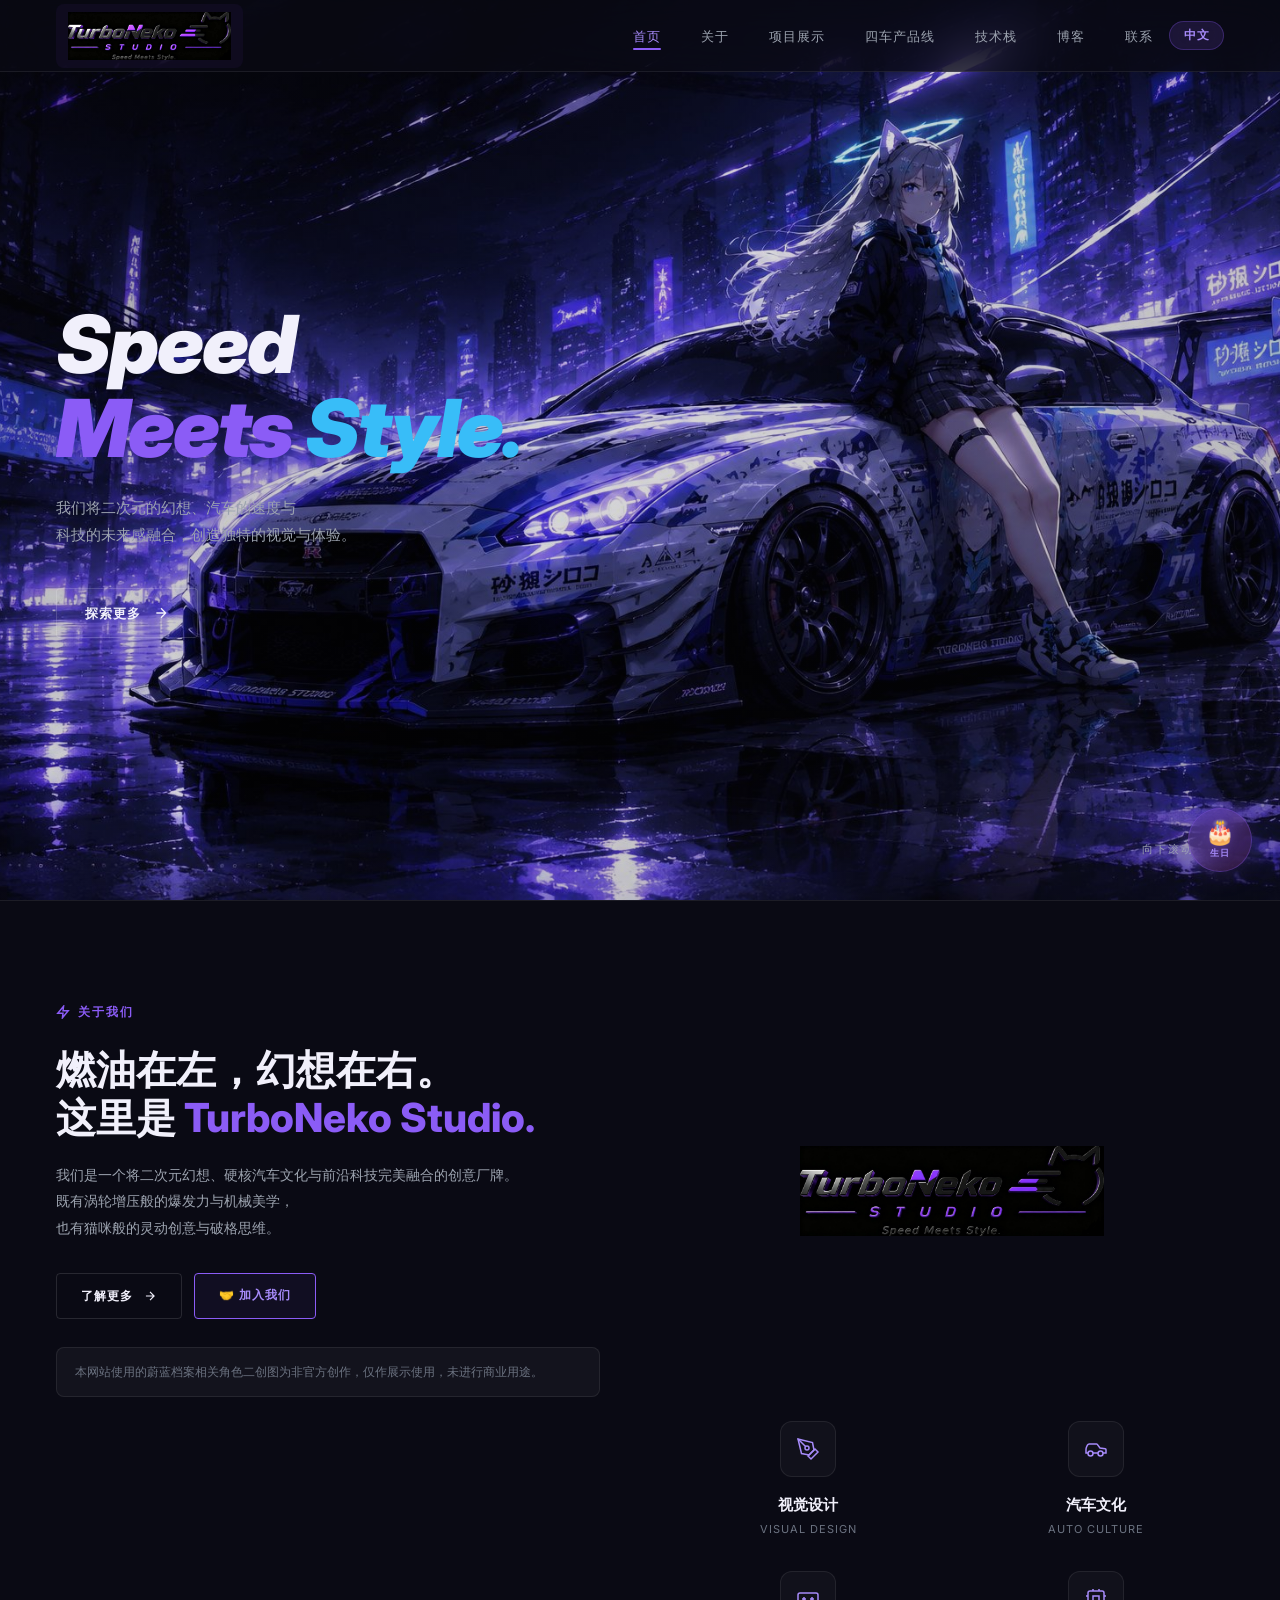
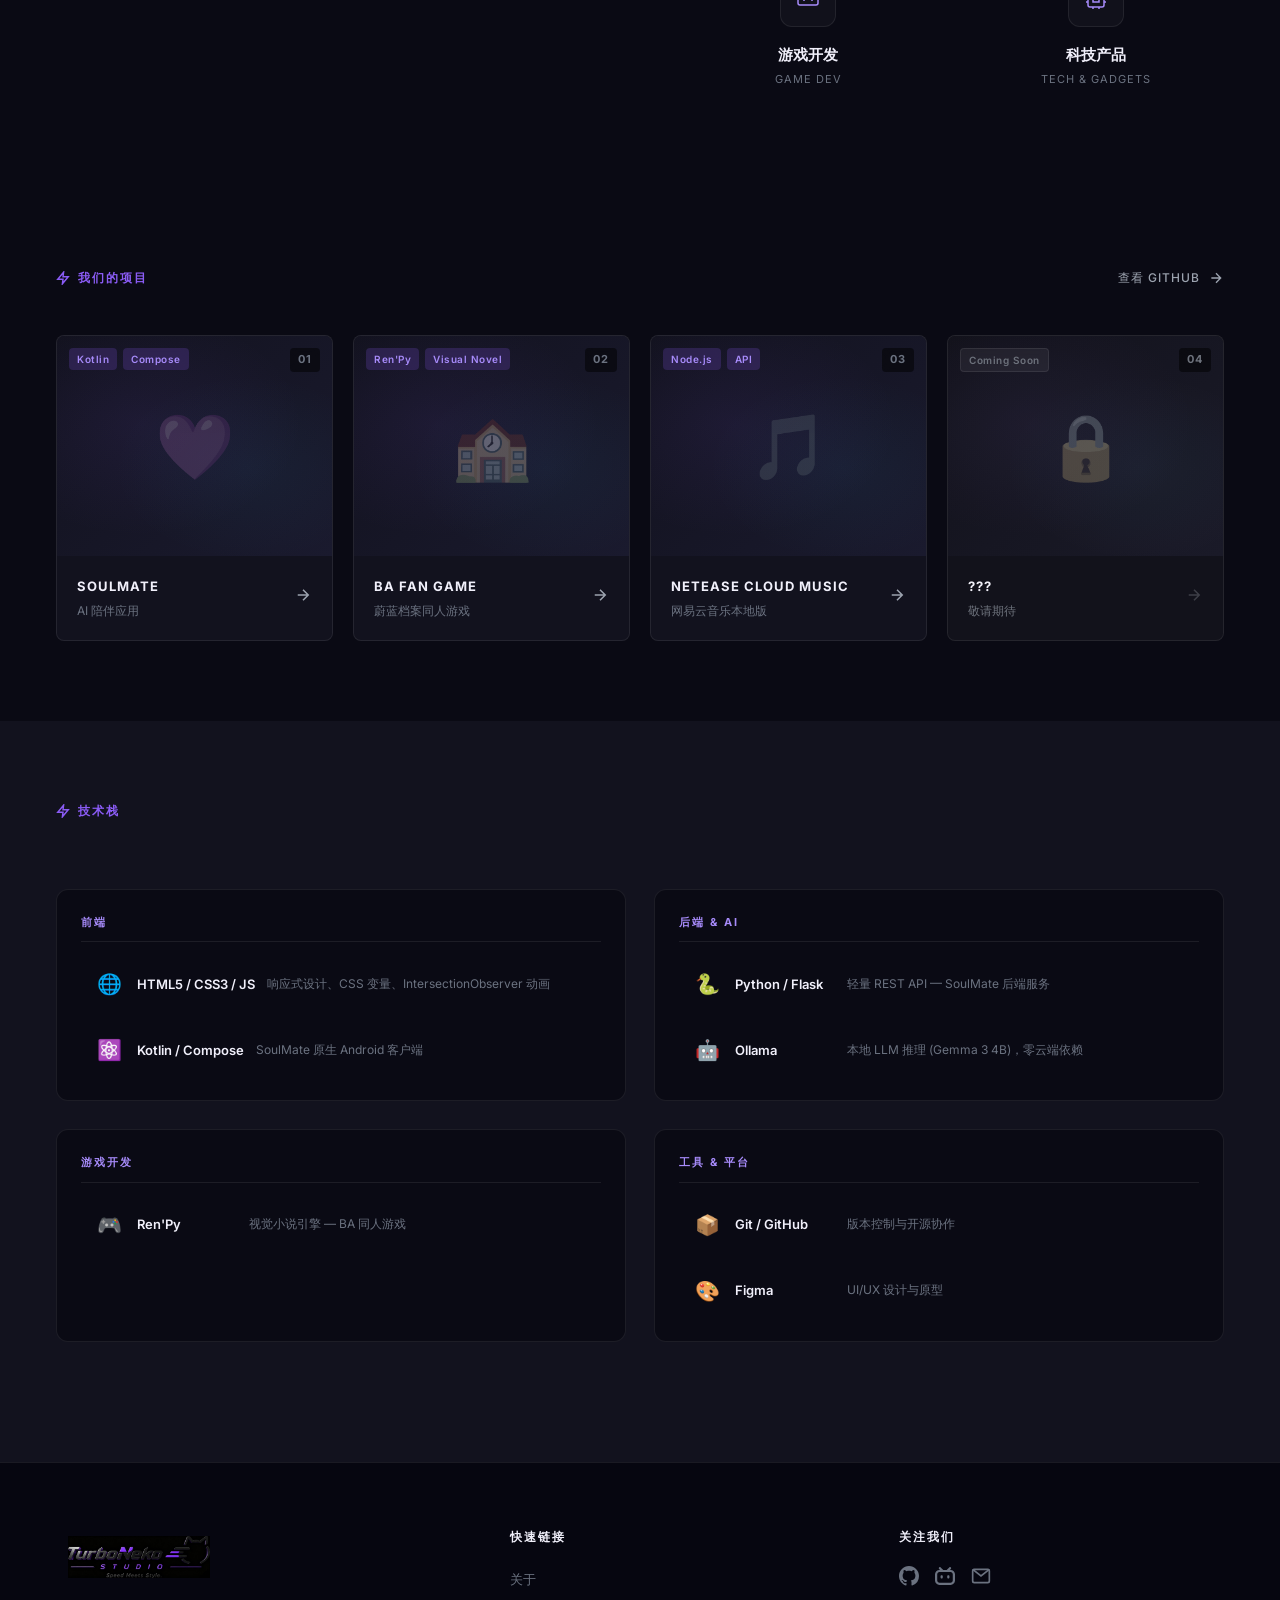
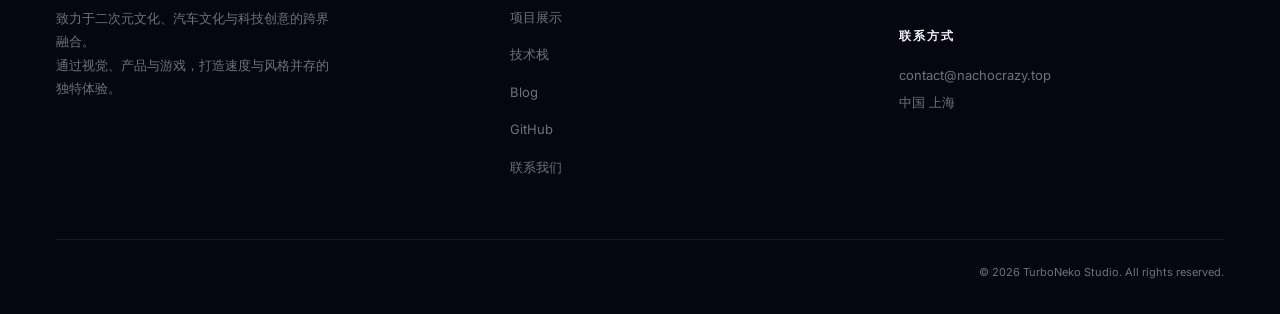
<file: index.html>
<!DOCTYPE html>
<html lang="zh-CN" data-theme="dark">
<head>
    <link rel="icon" href="/avatar/logo.jpg" type="image/jpg">
    <meta charset="UTF-8">
    <meta name="viewport" content="width=device-width, initial-scale=1.0">
    <title>TurboNeko Studio — Speed Meets Style</title>
    <meta name="description" content="TurboNeko Studio 是一个融合二次元幻想、硬核汽车文化与前沿科技的创意厂牌。探索我们的项目、汽车产品线与游戏开发。">
    <meta name="keywords" content="TurboNeko, 二次元, 汽车文化, 游戏开发, SoulMate, AI, 视觉设计, 科技创意">
    <meta property="og:title" content="TurboNeko Studio — Speed Meets Style">
    <meta property="og:description" content="一个将二次元幻想、汽车文化与前沿科技完美融合的创意厂牌。">
    <meta property="og:type" content="website">
    <meta property="og:image" content="/logo.png">
    <meta property="og:url" content="https://turboneko.studio">
    <meta name="twitter:card" content="summary_large_image">
    <link rel="preload" href="style.css?v=5" as="style">
    <link rel="stylesheet" href="style.css?v=5">
    <!-- 如果没有 JS，确保 fade-up 元素默认可见 -->
    <noscript>
        <style>
            .js-enabled .fade-up { opacity: 1 !important; transform: none !important; }
            .js-enabled .hero-word { opacity: 1 !important; transform: none !important; }
            .js-enabled .hero-desc { opacity: 1 !important; transform: none !important; }
            .js-enabled .hero-btn { opacity: 1 !important; transform: none !important; }
        </style>
    </noscript>
</head>
<body>

<!-- ========== 导航栏 ========== -->
<nav>
    <div class="nav-left">
        <a href="#" class="nav-logo">
            <div class="nav-logo-img-wrap">
                <img src="logo.png" alt="TurboNeko Studio">
            </div>
        </a>
    </div>
    <div class="nav-right">
        <ul class="nav-links">
            <li><a href="#home" class="active" data-i18n="nav_home">Home</a></li>
            <li><a href="/about/" data-i18n="nav_about">About</a></li>
            <li><a href="#projects" data-i18n="nav_projects">Projects</a></li>
            <li><a href="cars/" data-i18n="nav_cars">Cars</a></li>
            <li><a href="#techstack" data-i18n="nav_techstack">Tech Stack</a></li>
            <li><a href="https://blog.nachocrazy.top" data-i18n="nav_blog">Blog</a></li>
            <li><a href="#contact" data-i18n="nav_contact">Contact</a></li>
        </ul>
        <div class="nav-controls">
            <button class="nav-lang-switch" id="langSwitch" title="Switch Language">
                <span class="lang-active" id="langLabel">中文</span>
            </button>
        </div>
        <button class="hamburger" onclick="document.getElementById('mobileMenu').classList.toggle('open')" aria-label="Open menu">
            <span></span><span></span><span></span>
        </button>
    </div>
</nav>

<!-- 移动端菜单 -->
<div class="mobile-menu" id="mobileMenu">
    <button class="close-btn" onclick="document.getElementById('mobileMenu').classList.remove('open')" aria-label="Close menu">
        <svg width="28" height="28" viewBox="0 0 24 24" fill="none" stroke="currentColor" stroke-width="2">
            <path d="M18 6L6 18M6 6l12 12"/>
        </svg>
    </button>
    <a href="#home" data-i18n="nav_home">Home</a>
    <a href="/about/" data-i18n="nav_about">About</a>
    <a href="#projects" data-i18n="nav_projects">Projects</a>
    <a href="#techstack" data-i18n="nav_techstack">Tech Stack</a>
    <a href="https://blog.nachocrazy.top" data-i18n="nav_blog">Blog</a>
    <a href="#contact" data-i18n="nav_contact">Contact</a>
</div>

<!-- ========== Hero ========== -->
<section class="hero" id="home">
    <div class="hero-bg"></div>
    <div class="hero-content">
        <h1 class="hero-title">
            <span class="hero-word word-speed fade-up">Speed</span><br>
            <span class="hero-word word-meets fade-up">Meets</span> <span class="hero-word word-style fade-up">Style.</span>
        </h1>
        <p class="hero-desc" data-i18n="hero_desc">
            我们将二次元的幻想、汽车的速度与<br>
            科技的未来感融合，创造独特的视觉与体验。
        </p>
        <a href="#projects" class="hero-btn">
            <span data-i18n="hero_btn">Explore More</span>
            <svg viewBox="0 0 24 24" fill="none" stroke="currentColor" stroke-width="2">
                <path d="M5 12h14M12 5l7 7-7 7"/>
            </svg>
        </a>
    </div>
    <a href="#about" class="scroll-down">
        <span data-i18n="scroll_down">Scroll Down</span>
        <svg viewBox="0 0 24 24" fill="none" stroke="currentColor" stroke-width="2">
            <path d="M5 12h14M12 5l7 7-7 7"/>
        </svg>
    </a>
</section>

<!-- ========== About ========== -->
<section class="about" id="about">
    <div class="about-inner">
        <div class="about-left fade-up">
            <div class="section-label">
                <svg viewBox="0 0 24 24" fill="none" stroke="currentColor" stroke-width="2.5">
                    <path d="M13 2L3 14h9l-1 8 10-12h-9l1-8z"/>
                </svg>
                <span data-i18n="about_label">About Us</span>
            </div>
            <h2 class="about-title" data-i18n="about_title">
                燃油在左，幻想在右。<br>
                这里是 <span class="highlight">TurboNeko Studio.</span>
            </h2>
            <p class="about-desc" data-i18n="about_desc">
                我们是一个将二次元幻想、硬核汽车文化与前沿科技完美融合的创意厂牌。<br>
                既有涡轮增压般的爆发力与机械美学，<br>
                也有猫咪般的灵动创意与破格思维。
            </p>
            <div style="display:flex;gap:12px;flex-wrap:wrap;">
                <a href="/about/" class="about-btn">
                    <span data-i18n="about_btn">了解更多</span>
                    <svg viewBox="0 0 24 24" fill="none" stroke="currentColor" stroke-width="2" width="14" height="14">
                        <path d="M5 12h14M12 5l7 7-7 7"/>
                    </svg>
                </a>
                <button class="about-btn" onclick="openJoinModal()" style="border-color:var(--primary);background:rgba(139,92,246,0.06);color:var(--primary-light);">
                    <span>🤝 <span data-i18n="join_btn">加入我们</span></span>
                </button>
            </div>
            <p class="about-disclaimer" data-i18n="about_disclaimer">
                本网站使用的蔚蓝档案相关角色二创图为非官方创作，仅作展示使用，未进行商业用途。
            </p>
        </div>
        <div class="about-right fade-up delay-2">
            <div>
                <img src="logo.png" alt="TurboNeko Studio">
            </div>
            <div class="services-grid">
                <div class="service-item">
                    <div class="service-icon">
                        <svg viewBox="0 0 24 24" fill="none" stroke="currentColor" stroke-width="1.5">
                            <path d="M12 19l7-7 3 3-7 7-3-3z"/>
                            <path d="M18 13l-1.5-7.5L2 2l3.5 14.5L13 18l5-5z"/>
                            <path d="M2 2l7.586 7.586"/>
                            <circle cx="11" cy="11" r="2"/>
                        </svg>
                    </div>
                    <div class="service-name" data-i18n="svc_design">视觉设计</div>
                    <div class="service-en">Visual Design</div>
                </div>
                <div class="service-item">
                    <div class="service-icon">
                        <svg viewBox="0 0 24 24" fill="none" stroke="currentColor" stroke-width="1.5">
                            <path d="M14 16H9m10 0h3v-3.15a1 1 0 00-.84-.99L16 11l-2.7-3.6a1 1 0 00-.8-.4H5.24a2 2 0 00-1.8 1.1l-.8 1.63A6 6 0 002 12.42V16h2"/>
                            <circle cx="6.5" cy="16.5" r="2.5"/>
                            <circle cx="16.5" cy="16.5" r="2.5"/>
                        </svg>
                    </div>
                    <div class="service-name" data-i18n="svc_auto">汽车文化</div>
                    <div class="service-en">Auto Culture</div>
                </div>
                <div class="service-item">
                    <div class="service-icon">
                        <svg viewBox="0 0 24 24" fill="none" stroke="currentColor" stroke-width="1.5">
                            <rect x="2" y="6" width="20" height="12" rx="2"/>
                            <path d="M6 12h4M14 12h4M8 10v4M16 10v4"/>
                        </svg>
                    </div>
                    <div class="service-name" data-i18n="svc_game">游戏开发</div>
                    <div class="service-en">Game Dev</div>
                </div>
                <div class="service-item">
                    <div class="service-icon">
                        <svg viewBox="0 0 24 24" fill="none" stroke="currentColor" stroke-width="1.5">
                            <rect x="4" y="4" width="16" height="16" rx="2"/>
                            <rect x="9" y="9" width="6" height="6"/>
                            <path d="M15 2v2M15 20v2M9 2v2M9 20v2M2 15h2M2 9h2M20 15h2M20 9h2"/>
                        </svg>
                    </div>
                    <div class="service-name" data-i18n="svc_tech">科技产品</div>
                    <div class="service-en">Tech & Gadgets</div>
                </div>
            </div>
        </div>
    </div>
</section>

<!-- ========== Projects ========== -->
<section class="projects" id="projects">
    <div class="projects-header">
        <div class="section-label">
            <svg viewBox="0 0 24 24" fill="none" stroke="currentColor" stroke-width="2.5">
                <path d="M13 2L3 14h9l-1 8 10-12h-9l1-8z"/>
            </svg>
            <span data-i18n="projects_label">Our Projects</span>
        </div>
        <a href="https://github.com/nachocrazy" class="view-all" target="_blank" rel="noopener">
            <span data-i18n="view_all">View on GitHub</span>
            <svg viewBox="0 0 24 24" fill="none" stroke="currentColor" stroke-width="2">
                <path d="M5 12h14M12 5l7 7-7 7"/>
            </svg>
        </a>
    </div>
    <div class="projects-grid">
        <a href="/app_intro/" class="project-card fade-up delay-1">
            <div class="project-img" data-emoji="💜">
                <div class="project-tags">
                    <span class="project-tag">Kotlin</span>
                    <span class="project-tag">Compose</span>
                </div>
                <div class="project-num"><span>01</span></div>
            </div>
            <div class="project-info">
                <div class="project-meta">
                    <h4>SoulMate</h4>
                    <p data-i18n="proj_soulmate">AI 陪伴应用</p>
                </div>
                <div class="project-arrow">
                    <svg viewBox="0 0 24 24" fill="none" stroke="currentColor" stroke-width="2" width="18" height="18">
                        <path d="M5 12h14M12 5l7 7-7 7"/>
                    </svg>
                </div>
            </div>
        </a>
        <a href="/game_intro/" class="project-card fade-up delay-2">
            <div class="project-img" data-emoji="🏫">
                <div class="project-tags">
                    <span class="project-tag">Ren'Py</span>
                    <span class="project-tag">Visual Novel</span>
                </div>
                <div class="project-num"><span>02</span></div>
            </div>
            <div class="project-info">
                <div class="project-meta">
                    <h4>BA Fan Game</h4>
                    <p data-i18n="proj_ba">蔚蓝档案同人游戏</p>
                </div>
                <div class="project-arrow">
                    <svg viewBox="0 0 24 24" fill="none" stroke="currentColor" stroke-width="2" width="18" height="18">
                        <path d="M5 12h14M12 5l7 7-7 7"/>
                    </svg>
                </div>
            </div>
        </a>
        <a href="#" class="project-card fade-up delay-3" onclick="return false">
            <div class="project-img" data-emoji="🎵">
                <div class="project-tags">
                    <span class="project-tag">Node.js</span>
                    <span class="project-tag">API</span>
                </div>
                <div class="project-num"><span>03</span></div>
            </div>
            <div class="project-info">
                <div class="project-meta">
                    <h4>NetEase Cloud Music</h4>
                    <p data-i18n="proj_nemusic">网易云音乐本地版</p>
                </div>
                <div class="project-arrow">
                    <svg viewBox="0 0 24 24" fill="none" stroke="currentColor" stroke-width="2" width="18" height="18">
                        <path d="M5 12h14M12 5l7 7-7 7"/>
                    </svg>
                </div>
            </div>
        </a>
        <div class="project-card project-card-locked fade-up delay-4">
            <div class="project-img" data-emoji="🔒">
                <div class="project-tags">
                    <span class="project-tag project-tag-locked">Coming Soon</span>
                </div>
                <div class="project-num"><span>04</span></div>
            </div>
            <div class="project-info">
                <div class="project-meta">
                    <h4>???</h4>
                    <p data-i18n="proj_coming">敬请期待</p>
                </div>
                <div class="project-arrow" style="opacity:0.3;">
                    <svg viewBox="0 0 24 24" fill="none" stroke="currentColor" stroke-width="2" width="18" height="18">
                        <path d="M5 12h14M12 5l7 7-7 7"/>
                    </svg>
                </div>
            </div>
        </div>
    </div>
</section>

<!-- ========== Tech Stack ========== -->
<section class="projects" id="techstack" style="background: var(--bg-card);">
    <div class="projects-header">
        <div class="section-label">
            <svg viewBox="0 0 24 24" fill="none" stroke="currentColor" stroke-width="2.5">
                <path d="M13 2L3 14h9l-1 8 10-12h-9l1-8z"/>
            </svg>
            <span data-i18n="tech_label">Tech Stack</span>
        </div>
    </div>
    <div class="techstack-grid fade-up" style="max-width:1200px;margin:0 auto;">
        <div class="techstack-category">
            <div class="techstack-cat-title" data-i18n="tech_fe">前端</div>
            <div class="techstack-items">
                <div class="techstack-item">
                    <span class="techstack-icon">🌐</span>
                    <span class="techstack-name">HTML5 / CSS3 / JS</span>
                    <span class="techstack-desc" data-i18n="tech_fe_desc">响应式设计、CSS 变量、IntersectionObserver 动画</span>
                </div>
                <div class="techstack-item">
                    <span class="techstack-icon">⚛️</span>
                    <span class="techstack-name">Kotlin / Compose</span>
                    <span class="techstack-desc" data-i18n="tech_compose_desc">SoulMate 原生 Android 客户端</span>
                </div>
            </div>
        </div>
        <div class="techstack-category">
            <div class="techstack-cat-title" data-i18n="tech_be">后端 & AI</div>
            <div class="techstack-items">
                <div class="techstack-item">
                    <span class="techstack-icon">🐍</span>
                    <span class="techstack-name">Python / Flask</span>
                    <span class="techstack-desc" data-i18n="tech_flask_desc">轻量 REST API — SoulMate 后端服务</span>
                </div>
                <div class="techstack-item">
                    <span class="techstack-icon">🤖</span>
                    <span class="techstack-name">Ollama</span>
                    <span class="techstack-desc" data-i18n="tech_ollama_desc">本地 LLM 推理 (Gemma 3 4B)，零云端依赖</span>
                </div>
            </div>
        </div>
        <div class="techstack-category">
            <div class="techstack-cat-title" data-i18n="tech_game">游戏开发</div>
            <div class="techstack-items">
                <div class="techstack-item">
                    <span class="techstack-icon">🎮</span>
                    <span class="techstack-name">Ren'Py</span>
                    <span class="techstack-desc" data-i18n="tech_renpy_desc">视觉小说引擎 — BA 同人游戏</span>
                </div>
            </div>
        </div>
        <div class="techstack-category">
            <div class="techstack-cat-title" data-i18n="tech_tools">工具 & 平台</div>
            <div class="techstack-items">
                <div class="techstack-item">
                    <span class="techstack-icon">📦</span>
                    <span class="techstack-name">Git / GitHub</span>
                    <span class="techstack-desc" data-i18n="tech_git_desc">版本控制与开源协作</span>
                </div>
                <div class="techstack-item">
                    <span class="techstack-icon">🎨</span>
                    <span class="techstack-name">Figma</span>
                    <span class="techstack-desc" data-i18n="tech_figma_desc">UI/UX 设计与原型</span>
                </div>
            </div>
        </div>
    </div>
</section>

<!-- ========== Footer ========== -->
<footer id="contact">
    <div class="footer-inner">
        <div class="footer-brand fade-up">
            <div class="footer-logo-wrap">
                <img src="logo.png" alt="TurboNeko Studio">
            </div>
            <p data-i18n="footer_desc">
                致力于二次元文化、汽车文化与科技创意的跨界融合。<br>
                通过视觉、产品与游戏，打造速度与风格并存的独特体验。
            </p>
        </div>
        <div class="footer-col fade-up delay-1">
            <h5 data-i18n="footer_links">Quick Links</h5>
            <ul class="footer-links">
                <li><a href="/about/" data-i18n="nav_about">About</a></li>
                <li><a href="#projects" data-i18n="nav_projects">Projects</a></li>
                <li><a href="#techstack" data-i18n="nav_techstack">Tech Stack</a></li>
                <li><a href="https://blog.nachocrazy.top" target="_blank" rel="noopener">Blog</a></li>
                <li><a href="https://github.com/nachocrazy" target="_blank" rel="noopener">GitHub</a></li>
                <li><a href="mailto:xkh2000@outlook.com" data-i18n="footer_contact_link">Contact</a></li>
            </ul>
        </div>
        <div class="footer-col fade-up delay-2">
            <h5 data-i18n="footer_follow">Follow Us</h5>
            <div class="social-icons">
                <a href="https://github.com/nachocrazy" title="GitHub" target="_blank" rel="noopener">
                    <svg viewBox="0 0 24 24" fill="currentColor"><path d="M12 0C5.37 0 0 5.37 0 12c0 5.31 3.435 9.795 8.205 11.385.6.105.825-.255.825-.57 0-.285-.015-1.23-.015-2.235-3.015.555-3.795-.735-4.035-1.41-.135-.345-.72-1.41-1.23-1.695-.42-.225-1.02-.78-.015-.795.945-.015 1.62.87 1.845 1.23 1.08 1.815 2.805 1.305 3.495.99.105-.78.42-1.305.765-1.605-2.67-.3-5.46-1.335-5.46-5.925 0-1.305.465-2.385 1.23-3.225-.12-.3-.54-1.53.12-3.18 0 0 1.005-.315 3.3 1.23.96-.27 1.98-.405 3-.405s2.04.135 3 .405c2.295-1.56 3.3-1.23 3.3-1.23.66 1.65.24 2.88.12 3.18.765.84 1.23 1.905 1.23 3.225 0 4.605-2.805 5.625-5.475 5.925.435.375.81 1.095.81 2.22 0 1.605-.015 2.895-.015 3.3 0 .315.225.69.825.57A12.02 12.02 0 0 0 24 12c0-6.63-5.37-12-12-12z"/></svg>
                </a>
                <a href="https://space.bilibili.com/1800466245" title="Bilibili" target="_blank" rel="noopener">
                    <svg viewBox="0 0 24 24" fill="currentColor"><path d="M17.813 4.653h.854c1.51.054 2.769.578 3.773 1.574 1.004.995 1.524 2.249 1.56 3.76v7.36c-.036 1.51-.556 2.769-1.56 3.773s-2.262 1.524-3.773 1.56H5.333c-1.51-.036-2.769-.556-3.773-1.56S.036 18.858 0 17.347v-7.36c.036-1.511.556-2.765 1.56-3.76 1.004-.996 2.262-1.52 3.773-1.574h.774l-1.174-1.12a1.234 1.234 0 0 1-.373-.906c0-.356.124-.658.373-.907l.027-.027c.267-.249.573-.373.92-.373.347 0 .653.124.92.373L9.653 4.44c.071.071.134.142.187.213h4.267a.836.836 0 0 1 .16-.213l2.853-2.747c.267-.249.573-.373.92-.373.347 0 .662.151.929.4.267.249.391.551.391.907 0 .355-.124.657-.373.906zM5.333 7.24c-.746.018-1.373.276-1.88.773-.506.498-.769 1.13-.786 1.894v7.52c.017.764.28 1.395.786 1.893.507.498 1.134.756 1.88.773h13.334c.746-.017 1.373-.275 1.88-.773.506-.498.769-1.129.786-1.893v-7.52c-.017-.765-.28-1.396-.786-1.894-.507-.497-1.134-.755-1.88-.773zM8 11.107c.373 0 .684.124.933.373.25.249.383.569.4.96v1.173c-.017.391-.15.711-.4.96-.249.25-.56.374-.933.374s-.684-.125-.933-.374c-.25-.249-.383-.569-.4-.96V12.44c.017-.391.15-.711.4-.96.249-.249.56-.373.933-.373zm8 0c.373 0 .684.124.933.373.25.249.383.569.4.96v1.173c-.017.391-.15.711-.4.96-.249.25-.56.374-.933.374s-.684-.125-.933-.374c-.25-.249-.383-.569-.4-.96V12.44c.017-.391.15-.711.4-.96.249-.249.56-.373.933-.373z"/></svg>
                </a>
                <a href="mailto:contact@nachocrazy.top" title="Email">
                    <svg viewBox="0 0 24 24" fill="none" stroke="currentColor" stroke-width="2"><rect x="2" y="4" width="20" height="16" rx="2"/><path d="M22 4l-10 8L2 4"/></svg>
                </a>
            </div>
            <h5 data-i18n="footer_contact">Contact</h5>
            <div class="contact-info">
                <p>contact@nachocrazy.top</p>
                <p data-i18n="footer_location">Shanghai, China</p>
            </div>
        </div>
    </div>
    <div class="footer-bottom">
        <p>&copy; 2026 TurboNeko Studio. All rights reserved.</p>
    </div>
</footer>

<!-- ========== 🎂 浮动生日蛋糕按钮 ========== -->
<a href="/birthday/" class="birthday-fab" aria-label="生日特别企划">
    <span class="birthday-fab-icon">🎂</span>
    <span class="birthday-fab-text">生日</span>
</a>

<style>
/* 🎂 浮动蛋糕按钮 */
.birthday-fab {
    position: fixed;
    bottom: 28px;
    right: 28px;
    z-index: 999;
    display: flex;
    flex-direction: column;
    align-items: center;
    justify-content: center;
    gap: 2px;
    width: 64px;
    height: 64px;
    border-radius: 50%;
    background: linear-gradient(135deg, rgba(139,92,246,0.25), rgba(236,72,153,0.15));
    border: 1px solid rgba(139,92,246,0.3);
    backdrop-filter: blur(12px);
    -webkit-backdrop-filter: blur(12px);
    box-shadow: 0 4px 24px rgba(139,92,246,0.15);
    text-decoration: none;
    cursor: pointer;
    transition: all 0.3s cubic-bezier(.22,1,.36,1);
    animation: fabFloat 3s ease-in-out infinite;
}
.birthday-fab:hover {
    transform: scale(1.12);
    border-color: rgba(139,92,246,0.5);
    box-shadow: 0 6px 32px rgba(139,92,246,0.3);
    background: linear-gradient(135deg, rgba(139,92,246,0.35), rgba(236,72,153,0.25));
}
.birthday-fab:active {
    transform: scale(0.95);
}
.birthday-fab-icon {
    font-size: 24px;
    line-height: 1;
    filter: drop-shadow(0 1px 4px rgba(139,92,246,0.3));
}
.birthday-fab-text {
    font-size: 9px;
    font-weight: 700;
    letter-spacing: 1px;
    color: var(--primary-light);
    text-shadow: 0 0 8px rgba(139,92,246,0.2);
}

@keyframes fabFloat {
    0%, 100% { transform: translateY(0); }
    50% { transform: translateY(-6px); }
}

/* 悬浮提示 */
.birthday-fab::after {
    content: '🎉 生日特别企划';
    position: absolute;
    right: calc(100% + 12px);
    top: 50%;
    transform: translateY(-50%);
    padding: 6px 14px;
    border-radius: 6px;
    background: var(--bg-card);
    border: 1px solid var(--border);
    font-size: 12px;
    font-weight: 600;
    color: var(--text-dim);
    white-space: nowrap;
    opacity: 0;
    pointer-events: none;
    transition: opacity 0.25s;
    box-shadow: 0 4px 16px rgba(0,0,0,0.3);
}
.birthday-fab:hover::after {
    opacity: 1;
}

@media (max-width: 480px) {
    .birthday-fab {
        width: 52px;
        height: 52px;
        bottom: 20px;
        right: 20px;
    }
    .birthday-fab-icon { font-size: 20px; }
    .birthday-fab-text { font-size: 8px; }
    .birthday-fab::after { display: none; }
}
</style>

<!-- ========== 🤝 加入我们弹窗 ========== -->
<div class="join-modal-overlay" id="joinModal" onclick="closeJoinModal(event)">
    <div class="join-modal" onclick="event.stopPropagation()">
        <button class="join-modal-close" onclick="closeJoinModal()">✕</button>
        <div class="join-modal-icon">🤝</div>
        <h3 data-i18n="join_title">加入 TurboNeko Studio</h3>
        <p class="join-modal-desc" data-i18n="join_desc">
            无论你是技术宅、车迷、二次元同好，<br>
            还是单纯想找个地方一起整活——
        </p>
        <div class="join-options">
            <a href="https://qm.qq.com/cgi-bin/qm/qr?k=691897325&jump_from=webapi&authKey=7Y2HZLXXp9VDkJtRqQ92N8l6aGq5VCWN5/Gq+xNGP40Dys1tE2PAIq+9s7s/YMjt" target="_blank" class="join-card" rel="noopener">
                <span class="join-card-icon">💬</span>
                <span class="join-card-info">
                    <span class="join-card-label" data-i18n="join_qq_label">QQ 群</span>
                    <span class="join-card-value">691897325</span>
                    <span class="join-card-hint" data-i18n="join_qq_hint">点击一键加群</span>
                </span>
                <span class="join-card-arrow">→</span>
            </a>
            <a href="mailto:contact@nachocrazy.top?subject=我想加入TurboNeko Studio" class="join-card">
                <span class="join-card-icon">📧</span>
                <span class="join-card-info">
                    <span class="join-card-label" data-i18n="join_email_label">Email</span>
                    <span class="join-card-value">contact@nachocrazy.top</span>
                    <span class="join-card-hint" data-i18n="join_email_hint">发送邮件加入</span>
                </span>
                <span class="join-card-arrow">→</span>
            </a>
        </div>
        <p class="join-modal-footer" data-i18n="join_footer">
            不跟风，不将就，不画大饼。<br>
            Speed Meets Style. 🚀
        </p>
    </div>
</div>

<style>
/* ===== Join Modal ===== */
.join-modal-overlay {
    position: fixed;
    top: 0; left: 0; right: 0; bottom: 0;
    z-index: 99999;
    background: rgba(0,0,0,0.7);
    backdrop-filter: blur(8px);
    -webkit-backdrop-filter: blur(8px);
    display: none;
    align-items: center;
    justify-content: center;
    padding: 24px;
    animation: modalFadeIn 0.3s ease;
}
.join-modal-overlay.open { display: flex; }
@keyframes modalFadeIn {
    from { opacity: 0; }
    to { opacity: 1; }
}
.join-modal {
    background: var(--bg-card);
    border: 1px solid var(--border);
    border-radius: 20px;
    padding: 40px 36px 32px;
    max-width: 440px;
    width: 100%;
    position: relative;
    text-align: center;
    animation: modalSlideIn 0.35s cubic-bezier(.22,1,.36,1);
}
@keyframes modalSlideIn {
    from { transform: translateY(20px) scale(0.95); opacity: 0; }
    to { transform: translateY(0) scale(1); opacity: 1; }
}
.join-modal-close {
    position: absolute;
    top: 16px; right: 16px;
    width: 32px; height: 32px;
    border-radius: 50%;
    border: 1px solid var(--border);
    background: transparent;
    color: var(--text-dim);
    font-size: 14px;
    cursor: pointer;
    display: flex;
    align-items: center;
    justify-content: center;
    transition: all 0.25s;
}
.join-modal-close:hover {
    border-color: rgba(139,92,246,0.3);
    color: var(--primary-light);
    background: rgba(139,92,246,0.06);
}
.join-modal-icon {
    font-size: 48px;
    margin-bottom: 16px;
}
.join-modal h3 {
    font-size: 22px;
    font-weight: 800;
    margin-bottom: 8px;
    background: linear-gradient(135deg, var(--primary), var(--cyan));
    -webkit-background-clip: text;
    -webkit-text-fill-color: transparent;
    background-clip: text;
}
.join-modal-desc {
    font-size: 13px;
    color: var(--text-dim);
    line-height: 1.7;
    margin-bottom: 28px;
}
.join-options {
    display: flex;
    flex-direction: column;
    gap: 12px;
    margin-bottom: 24px;
}
.join-card {
    display: flex;
    align-items: center;
    gap: 16px;
    padding: 16px 20px;
    border: 1px solid var(--border);
    border-radius: 12px;
    text-decoration: none;
    color: var(--text);
    transition: all 0.3s;
    text-align: left;
}
.join-card:hover {
    border-color: rgba(139,92,246,0.25);
    background: rgba(139,92,246,0.03);
    transform: translateX(4px);
}
.join-card-icon {
    font-size: 28px;
    flex-shrink: 0;
    width: 48px;
    height: 48px;
    display: flex;
    align-items: center;
    justify-content: center;
    border-radius: 12px;
    background: rgba(139,92,246,0.06);
    border: 1px solid rgba(139,92,246,0.1);
}
.join-card-info {
    flex: 1;
    display: flex;
    flex-direction: column;
}
.join-card-label {
    font-size: 11px;
    color: var(--text-muted);
    letter-spacing: 1px;
    text-transform: uppercase;
    font-weight: 600;
}
.join-card-value {
    font-size: 15px;
    font-weight: 700;
    color: var(--primary-light);
    margin: 2px 0;
}
.join-card-hint {
    font-size: 11px;
    color: var(--text-muted);
}
.join-card-arrow {
    color: var(--text-muted);
    font-size: 18px;
    transition: all 0.3s;
}
.join-card:hover .join-card-arrow {
    color: var(--primary);
    transform: translateX(4px);
}
.join-modal-footer {
    font-size: 12px;
    color: var(--text-muted);
    line-height: 1.6;
    padding-top: 16px;
    border-top: 1px solid var(--border);
}
</style>

<script>
// ===== Join Modal =====
function openJoinModal() {
    document.getElementById('joinModal').classList.add('open');
    document.body.style.overflow = 'hidden';
}
function closeJoinModal(e) {
    if (e && e.target !== e.currentTarget) return;
    document.getElementById('joinModal').classList.remove('open');
    document.body.style.overflow = '';
}
// ESC key to close
document.addEventListener('keydown', function(e) {
    if (e.key === 'Escape') {
        const modal = document.getElementById('joinModal');
        if (modal.classList.contains('open')) {
            modal.classList.remove('open');
            document.body.style.overflow = '';
        }
    }
});
</script>
<script src="script.js?v=5"></script>
</body>
</html>
</file>
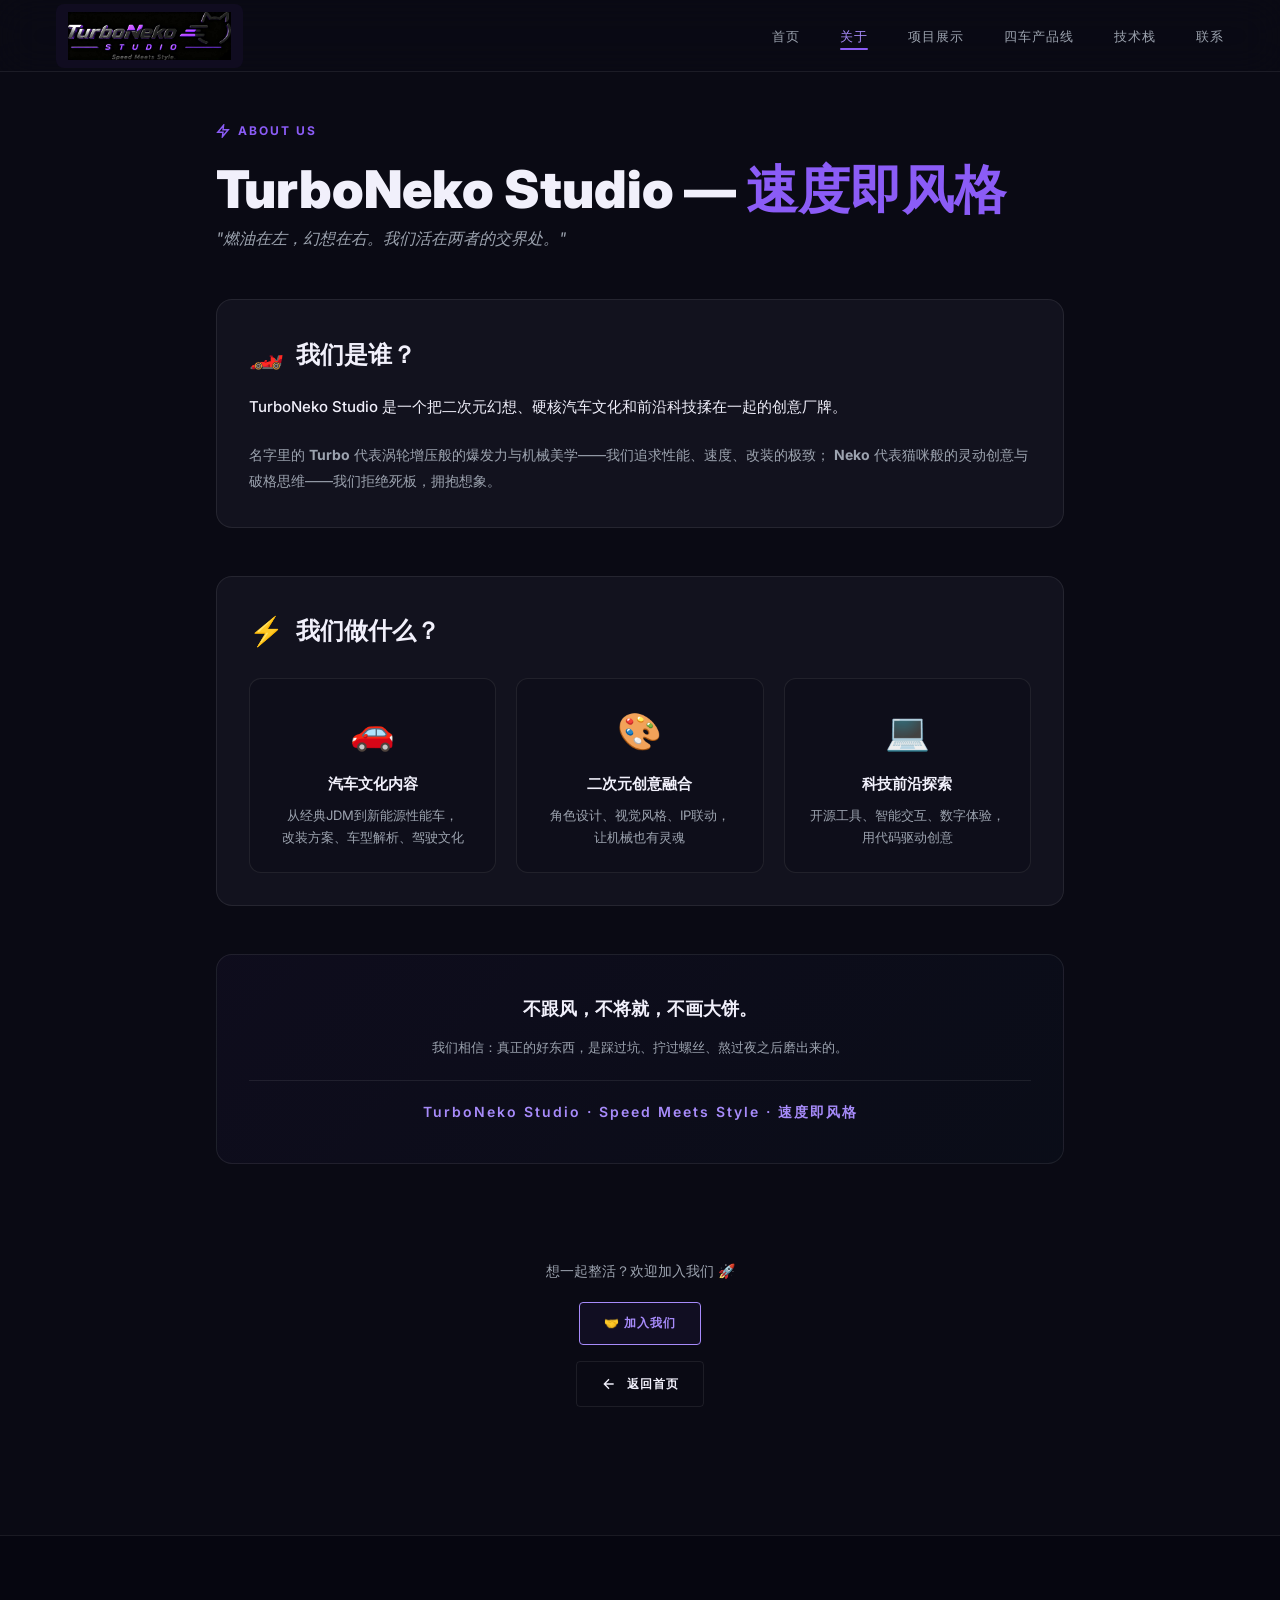
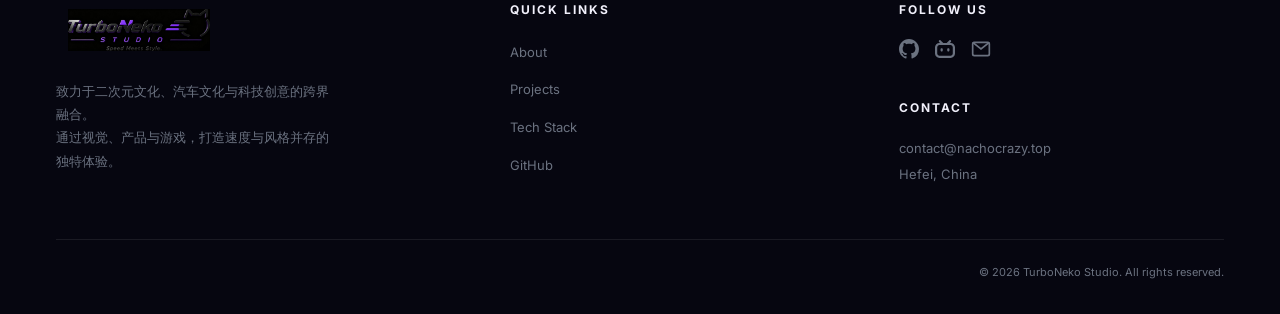
<file: about/index.html>
<!DOCTYPE html>
<html lang="zh-CN" data-theme="dark">
<head>
    <link rel="icon" href="/avatar/logo.jpg" type="image/jpg">
    <meta charset="UTF-8">
    <meta name="viewport" content="width=device-width, initial-scale=1.0">
    <title>关于我们 — TurboNeko Studio</title>
    <meta name="description" content="TurboNeko Studio — 速度即风格。一个融合二次元、汽车文化与科技创意的创意厂牌。">
    <link rel="preload" href="/style.css?v=5" as="style">
    <link rel="stylesheet" href="/style.css?v=5">
    <noscript>
        <style>
            .js-enabled .fade-up { opacity: 1 !important; transform: none !important; }
        </style>
    </noscript>
    <style>
        .about-page { padding: 120px 56px 80px; max-width: 960px; margin: 0 auto; }
        .about-page .section-label { margin-bottom: 20px; }
        .about-page h1 {
            font-size: clamp(32px, 5vw, 52px);
            font-weight: 900;
            line-height: 1.1;
            margin-bottom: 8px;
        }
        .about-page h1 .accent { color: var(--primary); }
        .about-page .subtitle {
            font-size: 16px;
            color: var(--text-dim);
            margin-bottom: 48px;
            line-height: 1.6;
            font-style: italic;
        }

        .about-block {
            margin-bottom: 48px;
            padding: 32px;
            border: 1px solid var(--border);
            border-radius: 16px;
            background: var(--bg-card);
            transition: border-color 0.3s;
        }
        .about-block:hover { border-color: rgba(139,92,246,0.15); }

        .about-block h2 {
            font-size: 24px;
            font-weight: 800;
            margin-bottom: 16px;
            display: flex;
            align-items: center;
            gap: 12px;
        }
        .about-block h2 .emoji { font-size: 28px; }
        .about-block p {
            font-size: 14px;
            color: var(--text-dim);
            line-height: 1.9;
        }
        .about-block .highlight-text {
            font-size: 15px;
            color: var(--text);
            font-weight: 500;
            margin-bottom: 20px;
        }

        .service-cards {
            display: grid;
            grid-template-columns: 1fr 1fr 1fr;
            gap: 20px;
            margin-top: 24px;
        }
        .service-card {
            padding: 24px 20px;
            border: 1px solid var(--border);
            border-radius: 12px;
            background: rgba(10,10,20,0.4);
            text-align: center;
            transition: all 0.3s;
        }
        .service-card:hover {
            border-color: rgba(139,92,246,0.2);
            transform: translateY(-4px);
        }
        .service-card .icon { font-size: 36px; margin-bottom: 12px; }
        .service-card h3 { font-size: 15px; font-weight: 700; margin-bottom: 8px; }
        .service-card p { font-size: 13px; color: var(--text-dim); line-height: 1.7; }

        .motto-box {
            margin: 48px 0;
            padding: 40px 32px;
            border: 1px solid var(--border);
            border-radius: 16px;
            text-align: center;
            background: linear-gradient(135deg, rgba(139,92,246,0.04), rgba(56,189,248,0.02));
        }
        .motto-box .quote {
            font-size: 18px;
            font-weight: 700;
            color: var(--text);
            margin-bottom: 12px;
        }
        .motto-box .quote-sub {
            font-size: 13px;
            color: var(--text-dim);
            line-height: 1.8;
        }
        .motto-box .tagline {
            margin-top: 20px;
            padding-top: 20px;
            border-top: 1px solid var(--border);
            font-size: 14px;
            font-weight: 600;
            color: var(--primary-light);
            letter-spacing: 2px;
        }

        .cta-section {
            text-align: center;
            padding: 48px 0;
        }
        .cta-section p {
            font-size: 14px;
            color: var(--text-dim);
            margin-bottom: 20px;
        }

        @media (max-width: 768px) {
            .about-page { padding: 100px 20px 60px; }
            .about-block { padding: 24px 20px; }
            .service-cards { grid-template-columns: 1fr; }
            .motto-box { padding: 28px 20px; }
        }
    </style>
</head>
<body>

<!-- Nav -->
<nav>
    <div class="nav-left">
        <a href="/" class="nav-logo">
            <div class="nav-logo-img-wrap">
                <img src="/logo.png" alt="TurboNeko Studio">
            </div>
        </a>
    </div>
    <div class="nav-right">
        <ul class="nav-links">
            <li><a href="/">首页</a></li>
            <li><a href="/about/" class="active">关于</a></li>
            <li><a href="/#projects">项目展示</a></li>
            <li><a href="/cars/">四车产品线</a></li>
            <li><a href="/#techstack">技术栈</a></li>
            <li><a href="/#contact">联系</a></li>
        </ul>
        <button class="hamburger" onclick="document.getElementById('mobileMenu').classList.toggle('open')">
            <span></span><span></span><span></span>
        </button>
    </div>
</nav>

<div class="mobile-menu" id="mobileMenu">
    <button class="close-btn" onclick="document.getElementById('mobileMenu').classList.remove('open')">
        <svg width="28" height="28" viewBox="0 0 24 24" fill="none" stroke="currentColor" stroke-width="2">
            <path d="M18 6L6 18M6 6l12 12"/>
        </svg>
    </button>
    <a href="/">首页</a>
    <a href="/about/">关于</a>
    <a href="/#projects">项目展示</a>
    <a href="/#techstack">技术栈</a>
    <a href="/#contact">联系</a>
</div>

<!-- ====== Content ====== -->
<section class="about-page">
    <div class="section-label">
        <svg viewBox="0 0 24 24" fill="none" stroke="currentColor" stroke-width="2.5" width="14" height="14">
            <path d="M13 2L3 14h9l-1 8 10-12h-9l1-8z"/>
        </svg>
        <span>About Us</span>
    </div>
    <h1>TurboNeko Studio — <span class="accent">速度即风格</span></h1>
    <p class="subtitle">"燃油在左，幻想在右。我们活在两者的交界处。"</p>

    <!-- Who We Are -->
    <div class="about-block">
        <h2><span class="emoji">🏎️</span> 我们是谁？</h2>
        <p class="highlight-text">
            TurboNeko Studio 是一个把二次元幻想、硬核汽车文化和前沿科技揉在一起的创意厂牌。
        </p>
        <p>
            名字里的 <strong>Turbo</strong> 代表涡轮增压般的爆发力与机械美学——我们追求性能、速度、改装的极致；
            <strong>Neko</strong> 代表猫咪般的灵动创意与破格思维——我们拒绝死板，拥抱想象。
        </p>
    </div>

    <!-- What We Do -->
    <div class="about-block">
        <h2><span class="emoji">⚡</span> 我们做什么？</h2>
        <div class="service-cards">
            <div class="service-card">
                <div class="icon">🚗</div>
                <h3>汽车文化内容</h3>
                <p>从经典JDM到新能源性能车，<br>改装方案、车型解析、驾驶文化</p>
            </div>
            <div class="service-card">
                <div class="icon">🎨</div>
                <h3>二次元创意融合</h3>
                <p>角色设计、视觉风格、IP联动，<br>让机械也有灵魂</p>
            </div>
            <div class="service-card">
                <div class="icon">💻</div>
                <h3>科技前沿探索</h3>
                <p>开源工具、智能交互、数字体验，<br>用代码驱动创意</p>
            </div>
        </div>
    </div>

    <!-- Attitude -->
    <div class="motto-box">
        <div class="quote">不跟风，不将就，不画大饼。</div>
        <div class="quote-sub">我们相信：真正的好东西，是踩过坑、拧过螺丝、熬过夜之后磨出来的。</div>
        <div class="tagline">TurboNeko Studio · Speed Meets Style · 速度即风格</div>
    </div>

    <!-- Join CTA -->
    <div class="cta-section">
        <p>想一起整活？欢迎加入我们 🚀</p>
        <button class="about-btn" onclick="openJoinModal()" style="border-color:var(--primary);background:rgba(139,92,246,0.06);color:var(--primary-light);display:inline-flex;align-items:center;gap:10px;padding:12px 24px;border:1px solid;border-radius:4px;font-size:12px;font-weight:600;letter-spacing:1px;text-transform:uppercase;cursor:pointer;transition:all 0.3s;">
            <span>🤝 加入我们</span>
        </button>
        <div style="margin-top:16px;">
            <a href="/" class="about-btn" style="display:inline-flex;align-items:center;gap:10px;padding:12px 24px;border:1px solid var(--border);border-radius:4px;color:var(--text);font-size:12px;font-weight:600;letter-spacing:1px;text-transform:uppercase;transition:all 0.3s;text-decoration:none;">
                <svg width="16" height="16" viewBox="0 0 24 24" fill="none" stroke="currentColor" stroke-width="2">
                    <path d="M19 12H5M12 19l-7-7 7-7"/>
                </svg>
                <span>返回首页</span>
            </a>
        </div>
    </div>
</section>

<!-- Footer -->
<footer id="contact">
    <div class="footer-inner">
        <div class="footer-brand">
            <div class="footer-logo-wrap">
                <img src="/logo.png" alt="TurboNeko Studio">
            </div>
            <p>致力于二次元文化、汽车文化与科技创意的跨界融合。<br>通过视觉、产品与游戏，打造速度与风格并存的独特体验。</p>
        </div>
        <div class="footer-col">
            <h5>Quick Links</h5>
            <ul class="footer-links">
                <li><a href="/about/">About</a></li>
                <li><a href="/#projects">Projects</a></li>
                <li><a href="/#techstack">Tech Stack</a></li>
                <li><a href="https://github.com/nachocrazy" target="_blank" rel="noopener">GitHub</a></li>
            </ul>
        </div>
        <div class="footer-col">
            <h5>Follow Us</h5>
            <div class="social-icons">
                <a href="https://github.com/nachocrazy" title="GitHub" target="_blank" rel="noopener">
                    <svg viewBox="0 0 24 24" fill="currentColor"><path d="M12 0C5.37 0 0 5.37 0 12c0 5.31 3.435 9.795 8.205 11.385.6.105.825-.255.825-.57 0-.285-.015-1.23-.015-2.235-3.015.555-3.795-.735-4.035-1.41-.135-.345-.72-1.41-1.23-1.695-.42-.225-1.02-.78-.015-.795.945-.015 1.62.87 1.845 1.23 1.08 1.815 2.805 1.305 3.495.99.105-.78.42-1.305.765-1.605-2.67-.3-5.46-1.335-5.46-5.925 0-1.305.465-2.385 1.23-3.225-.12-.3-.54-1.53.12-3.18 0 0 1.005-.315 3.3 1.23.96-.27 1.98-.405 3-.405s2.04.135 3 .405c2.295-1.56 3.3-1.23 3.3-1.23.66 1.65.24 2.88.12 3.18.765.84 1.23 1.905 1.23 3.225 0 4.605-2.805 5.625-5.475 5.925.435.375.81 1.095.81 2.22 0 1.605-.015 2.895-.015 3.3 0 .315.225.69.825.57A12.02 12.02 0 0 0 24 12c0-6.63-5.37-12-12-12z"/></svg>
                </a>
                <a href="https://space.bilibili.com/1800466245" title="Bilibili" target="_blank" rel="noopener">
                    <svg viewBox="0 0 24 24" fill="currentColor"><path d="M17.813 4.653h.854c1.51.054 2.769.578 3.773 1.574 1.004.995 1.524 2.249 1.56 3.76v7.36c-.036 1.51-.556 2.769-1.56 3.773s-2.262 1.524-3.773 1.56H5.333c-1.51-.036-2.769-.556-3.773-1.56S.036 18.858 0 17.347v-7.36c.036-1.511.556-2.765 1.56-3.76 1.004-.996 2.262-1.52 3.773-1.574h.774l-1.174-1.12a1.234 1.234 0 0 1-.373-.906c0-.356.124-.658.373-.907l.027-.027c.267-.249.573-.373.92-.373.347 0 .653.124.92.373L9.653 4.44c.071.071.134.142.187.213h4.267a.836.836 0 0 1 .16-.213l2.853-2.747c.267-.249.573-.373.92-.373.347 0 .662.151.929.4.267.249.391.551.391.907 0 .355-.124.657-.373.906zM5.333 7.24c-.746.018-1.373.276-1.88.773-.506.498-.769 1.13-.786 1.894v7.52c.017.764.28 1.395.786 1.893.507.498 1.134.756 1.88.773h13.334c.746-.017 1.373-.275 1.88-.773.506-.498.769-1.129.786-1.893v-7.52c-.017-.765-.28-1.396-.786-1.894-.507-.497-1.134-.755-1.88-.773zM8 11.107c.373 0 .684.124.933.373.25.249.383.569.4.96v1.173c-.017.391-.15.711-.4.96-.249.25-.56.374-.933.374s-.684-.125-.933-.374c-.25-.249-.383-.569-.4-.96V12.44c.017-.391.15-.711.4-.96.249-.249.56-.373.933-.373zm8 0c.373 0 .684.124.933.373.25.249.383.569.4.96v1.173c-.017.391-.15.711-.4.96-.249.25-.56.374-.933.374s-.684-.125-.933-.374c-.25-.249-.383-.569-.4-.96V12.44c.017-.391.15-.711.4-.96.249-.249.56-.373.933-.373z"/></svg>
                </a>
                <a href="mailto:contact@nachocrazy.top" title="Email">
                    <svg viewBox="0 0 24 24" fill="none" stroke="currentColor" stroke-width="2"><rect x="2" y="4" width="20" height="16" rx="2"/><path d="M22 4l-10 8L2 4"/></svg>
                </a>
            </div>
            <h5>Contact</h5>
            <div class="contact-info">
                <p>contact@nachocrazy.top</p>
                <p>Hefei, China</p>
            </div>
        </div>
    </div>
    <div class="footer-bottom">
        <p>&copy; 2026 TurboNeko Studio. All rights reserved.</p>
    </div>
</footer>

<!-- ===== Join Modal ===== -->
<div class="join-modal-overlay" id="joinModal" onclick="closeJoinModal(event)">
    <div class="join-modal" onclick="event.stopPropagation()">
        <button class="join-modal-close" onclick="closeJoinModal()">✕</button>
        <div class="join-modal-icon">🤝</div>
        <h3>加入 TurboNeko Studio</h3>
        <p class="join-modal-desc">
            无论你是技术宅、车迷、二次元同好，<br>
            还是单纯想找个地方一起整活——
        </p>
        <div class="join-options">
            <a href="https://qm.qq.com/cgi-bin/qm/qr?k=691897325&jump_from=webapi&authKey=7Y2HZLXXp9VDkJtRqQ92N8l6aGq5VCWN5/Gq+xNGP40Dys1tE2PAIq+9s7s/YMjt" target="_blank" class="join-card" rel="noopener">
                <span class="join-card-icon">💬</span>
                <span class="join-card-info">
                    <span class="join-card-label">QQ 群</span>
                    <span class="join-card-value">691897325</span>
                    <span class="join-card-hint">点击一键加群</span>
                </span>
                <span class="join-card-arrow">→</span>
            </a>
            <a href="mailto:contact@nachocrazy.top?subject=我想加入TurboNeko Studio" class="join-card">
                <span class="join-card-icon">📧</span>
                <span class="join-card-info">
                    <span class="join-card-label">Email</span>
                    <span class="join-card-value">contact@nachocrazy.top</span>
                    <span class="join-card-hint">发送邮件加入</span>
                </span>
                <span class="join-card-arrow">→</span>
            </a>
        </div>
        <p class="join-modal-footer">
            不跟风，不将就，不画大饼。<br>
            Speed Meets Style. 🚀
        </p>
    </div>
</div>

<style>
/* ===== Join Modal (same as homepage) ===== */
.join-modal-overlay {
    position: fixed;
    top: 0; left: 0; right: 0; bottom: 0;
    z-index: 99999;
    background: rgba(0,0,0,0.7);
    backdrop-filter: blur(8px);
    -webkit-backdrop-filter: blur(8px);
    display: none;
    align-items: center;
    justify-content: center;
    padding: 24px;
    animation: modalFadeIn 0.3s ease;
}
.join-modal-overlay.open { display: flex; }
@keyframes modalFadeIn {
    from { opacity: 0; }
    to { opacity: 1; }
}
.join-modal {
    background: var(--bg-card);
    border: 1px solid var(--border);
    border-radius: 20px;
    padding: 40px 36px 32px;
    max-width: 440px;
    width: 100%;
    position: relative;
    text-align: center;
    animation: modalSlideIn 0.35s cubic-bezier(.22,1,.36,1);
}
@keyframes modalSlideIn {
    from { transform: translateY(20px) scale(0.95); opacity: 0; }
    to { transform: translateY(0) scale(1); opacity: 1; }
}
.join-modal-close {
    position: absolute;
    top: 16px; right: 16px;
    width: 32px; height: 32px;
    border-radius: 50%;
    border: 1px solid var(--border);
    background: transparent;
    color: var(--text-dim);
    font-size: 14px;
    cursor: pointer;
    display: flex;
    align-items: center;
    justify-content: center;
    transition: all 0.25s;
}
.join-modal-close:hover {
    border-color: rgba(139,92,246,0.3);
    color: var(--primary-light);
    background: rgba(139,92,246,0.06);
}
.join-modal-icon { font-size: 48px; margin-bottom: 16px; }
.join-modal h3 {
    font-size: 22px;
    font-weight: 800;
    margin-bottom: 8px;
    background: linear-gradient(135deg, var(--primary), var(--cyan));
    -webkit-background-clip: text;
    -webkit-text-fill-color: transparent;
    background-clip: text;
}
.join-modal-desc {
    font-size: 13px;
    color: var(--text-dim);
    line-height: 1.7;
    margin-bottom: 28px;
}
.join-options {
    display: flex;
    flex-direction: column;
    gap: 12px;
    margin-bottom: 24px;
}
.join-card {
    display: flex;
    align-items: center;
    gap: 16px;
    padding: 16px 20px;
    border: 1px solid var(--border);
    border-radius: 12px;
    text-decoration: none;
    color: var(--text);
    transition: all 0.3s;
    text-align: left;
}
.join-card:hover {
    border-color: rgba(139,92,246,0.25);
    background: rgba(139,92,246,0.03);
    transform: translateX(4px);
}
.join-card-icon {
    font-size: 28px;
    flex-shrink: 0;
    width: 48px;
    height: 48px;
    display: flex;
    align-items: center;
    justify-content: center;
    border-radius: 12px;
    background: rgba(139,92,246,0.06);
    border: 1px solid rgba(139,92,246,0.1);
}
.join-card-info { flex: 1; display: flex; flex-direction: column; }
.join-card-label {
    font-size: 11px;
    color: var(--text-muted);
    letter-spacing: 1px;
    text-transform: uppercase;
    font-weight: 600;
}
.join-card-value {
    font-size: 15px;
    font-weight: 700;
    color: var(--primary-light);
    margin: 2px 0;
}
.join-card-hint { font-size: 11px; color: var(--text-muted); }
.join-card-arrow { color: var(--text-muted); font-size: 18px; transition: all 0.3s; }
.join-card:hover .join-card-arrow { color: var(--primary); transform: translateX(4px); }
.join-modal-footer {
    font-size: 12px;
    color: var(--text-muted);
    line-height: 1.6;
    padding-top: 16px;
    border-top: 1px solid var(--border);
}
</style>

<script>
function openJoinModal() {
    document.getElementById('joinModal').classList.add('open');
    document.body.style.overflow = 'hidden';
}
function closeJoinModal(e) {
    if (e && e.target !== e.currentTarget) return;
    document.getElementById('joinModal').classList.remove('open');
    document.body.style.overflow = '';
}
document.addEventListener('keydown', function(e) {
    if (e.key === 'Escape') {
        var modal = document.getElementById('joinModal');
        if (modal.classList.contains('open')) {
            modal.classList.remove('open');
            document.body.style.overflow = '';
        }
    }
});
// Enable JS animations
document.documentElement.classList.add('js-enabled');
// Fade in blocks
document.addEventListener('DOMContentLoaded', function() {
    var els = document.querySelectorAll('.about-block, .motto-box, .cta-section');
    els.forEach(function(el) {
        el.style.opacity = '0';
        el.style.transform = 'translateY(30px)';
        el.style.transition = 'opacity 0.7s ease, transform 0.7s ease';
    });
    var observer = new IntersectionObserver(function(entries) {
        entries.forEach(function(entry) {
            if (entry.isIntersecting) {
                entry.target.style.opacity = '1';
                entry.target.style.transform = 'translateY(0)';
            }
        });
    }, { threshold: 0.08 });
    els.forEach(function(el) { observer.observe(el); });
});
</script>

</body>
</html>
</file>
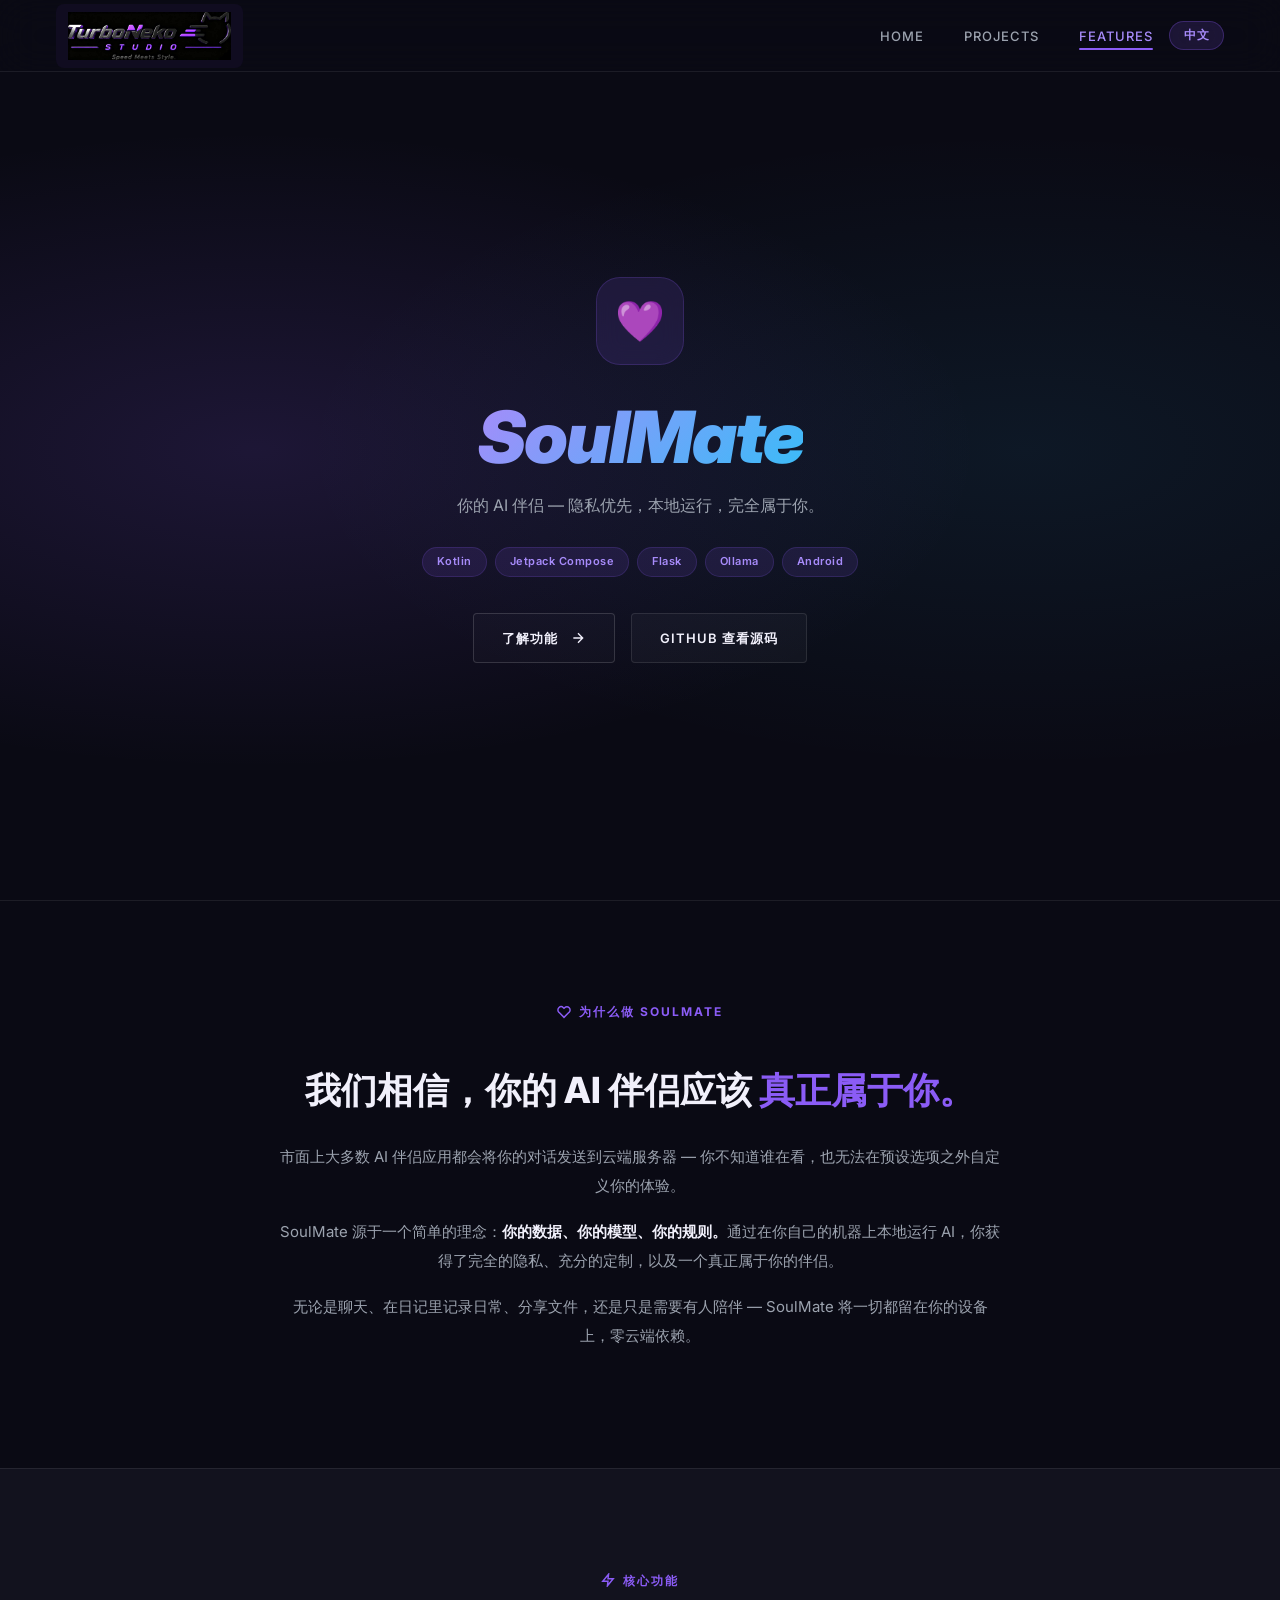
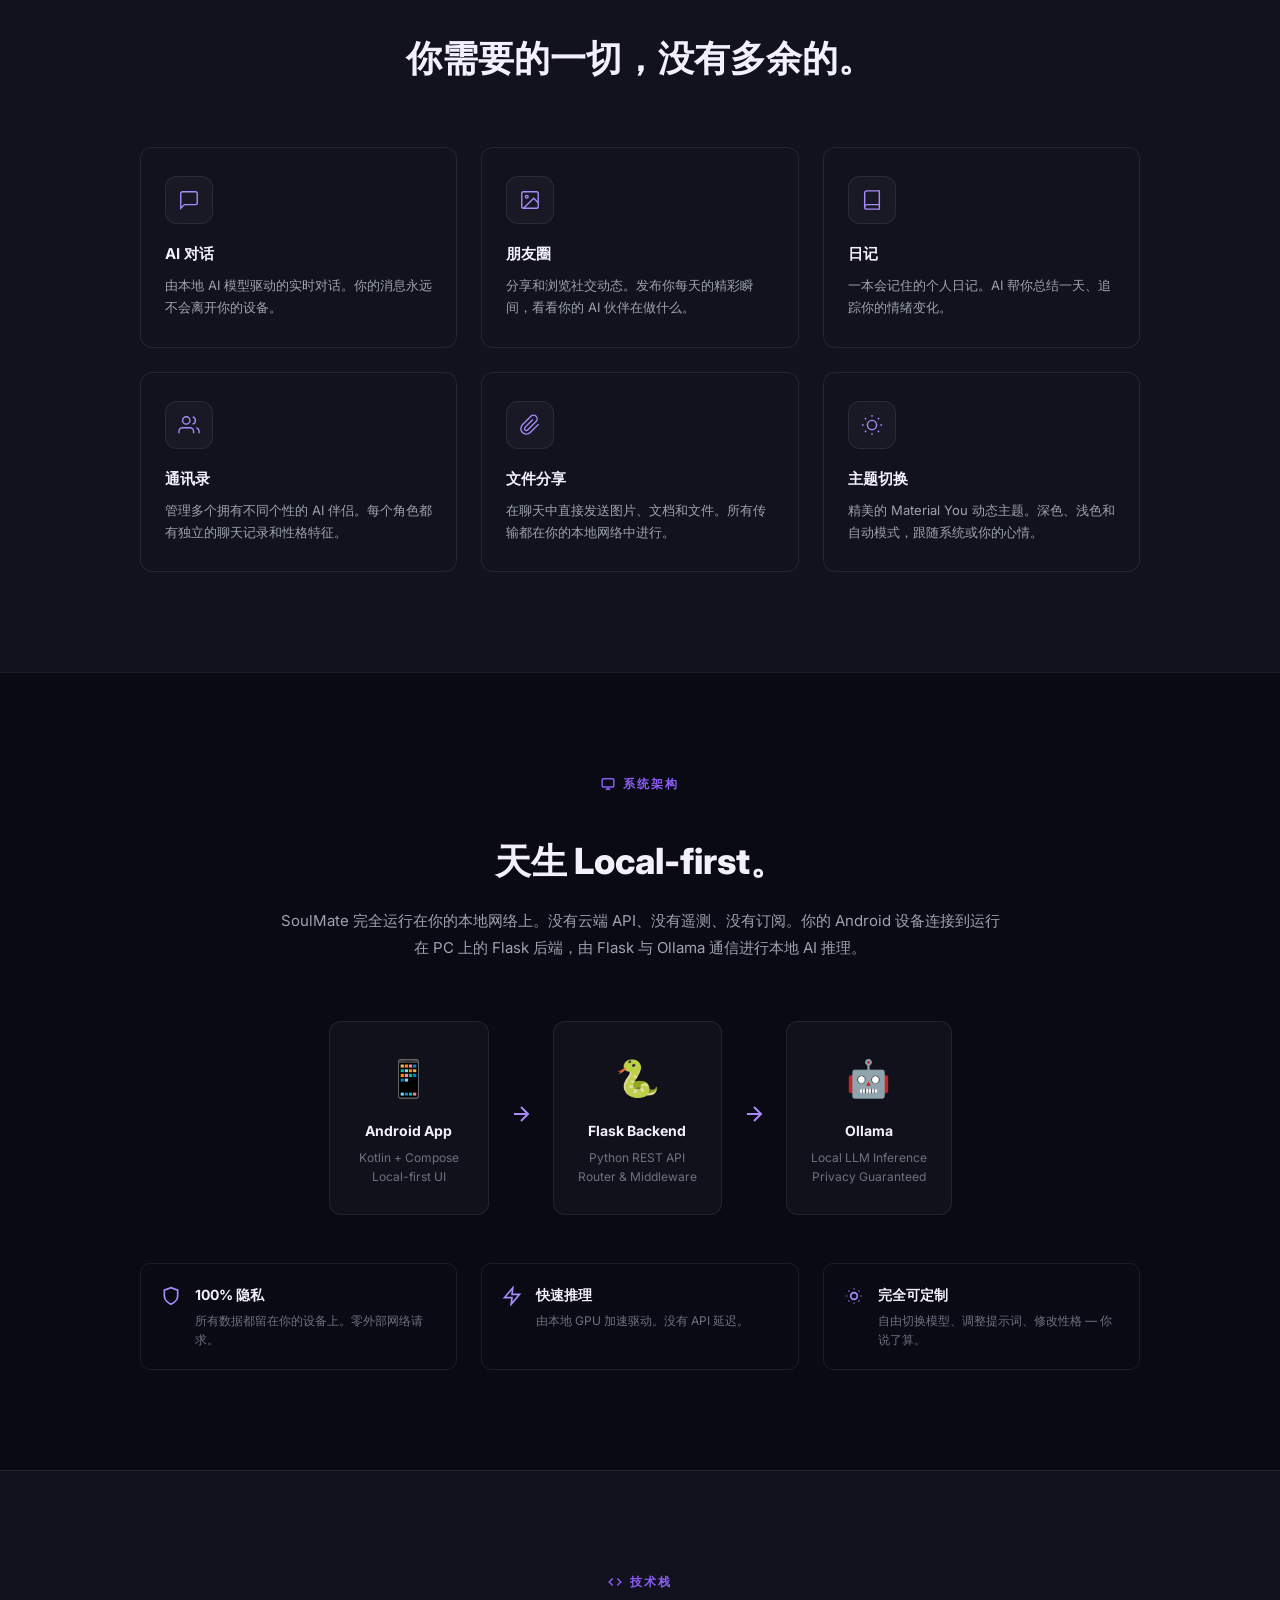
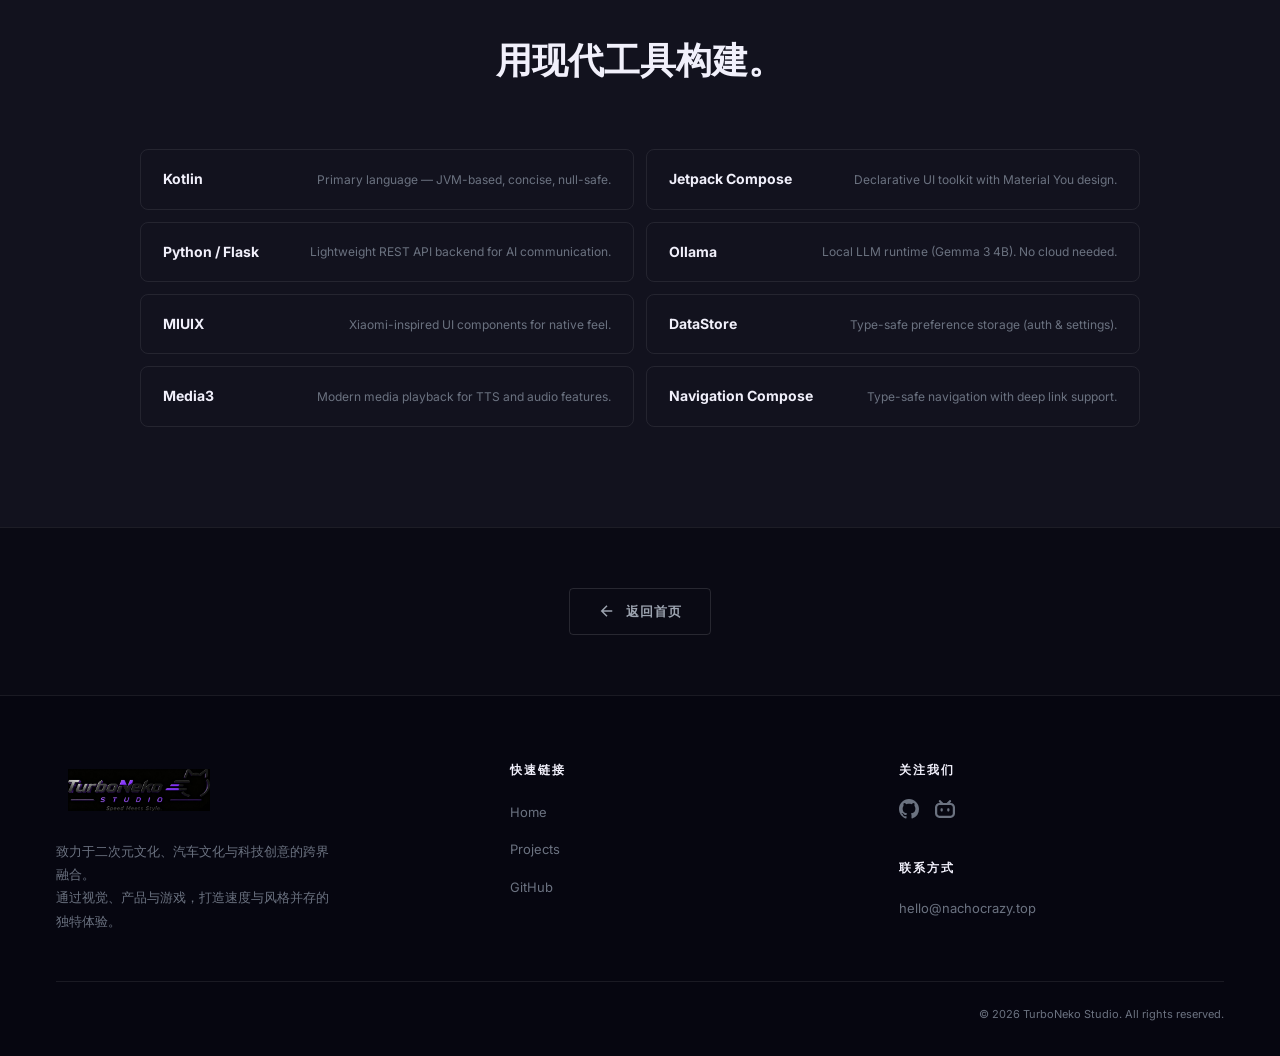
<file: app_intro/index.html>
<!DOCTYPE html>
<html lang="zh-CN" data-theme="dark">
<head>
    <meta charset="UTF-8">
    <meta name="viewport" content="width=device-width, initial-scale=1.0">
    <title>SoulMate — AI Companion App | TurboNeko Studio</title>
    <link rel="stylesheet" href="../style.css?v=4">
    <link rel="stylesheet" href="app.css?v=2">
</head>
<body>

<!-- ========== Navigation ========== -->
<nav>
    <div class="nav-left">
        <a href="../" class="nav-logo">
            <div class="nav-logo-img-wrap">
                <img src="../logo.png" alt="TurboNeko Studio">
            </div>
        </a>
    </div>
    <div class="nav-right">
        <ul class="nav-links">
            <li><a href="../#home">Home</a></li>
            <li><a href="../#projects">Projects</a></li>
            <li><a href="#features" class="active">Features</a></li>
        </ul>
        <div class="nav-controls">
            <button class="nav-lang-switch" id="langSwitch" title="Switch Language">
                <span class="lang-active" id="langLabel">EN</span>
            </button>
        </div>
        <button class="hamburger" onclick="document.getElementById('mobileMenu').classList.toggle('open')" aria-label="Open menu">
            <span></span><span></span><span></span>
        </button>
    </div>
</nav>

<!-- Mobile menu -->
<div class="mobile-menu" id="mobileMenu">
    <button class="close-btn" onclick="document.getElementById('mobileMenu').classList.remove('open')" aria-label="Close menu">
        <svg width="28" height="28" viewBox="0 0 24 24" fill="none" stroke="currentColor" stroke-width="2">
            <path d="M18 6L6 18M6 6l12 12"/>
        </svg>
    </button>
    <a href="../#home">Home</a>
    <a href="../#projects">Projects</a>
    <a href="#features">Features</a>
</div>

<!-- ========== App Hero ========== -->
<section class="app-hero" id="top">
    <div class="app-hero-bg"></div>
    <div class="app-hero-content">
        <div class="app-icon-wrap fade-up">
            <span class="app-icon">💜</span>
        </div>
        <h1 class="app-hero-title fade-up delay-1">
            <span class="text-gradient">SoulMate</span>
        </h1>
        <p class="app-hero-subtitle fade-up delay-2" data-i18n="app_subtitle">
            Your AI Companion — Private, Local, Personal.
        </p>
        <div class="app-hero-badges fade-up delay-3">
            <span class="badge">Kotlin</span>
            <span class="badge">Jetpack Compose</span>
            <span class="badge">Flask</span>
            <span class="badge">Ollama</span>
            <span class="badge">Android</span>
        </div>
        <div class="app-hero-actions fade-up delay-4">
            <a href="#features" class="hero-btn">
                <span data-i18n="app_explore">Explore Features</span>
                <svg viewBox="0 0 24 24" fill="none" stroke="currentColor" stroke-width="2">
                    <path d="M5 12h14M12 5l7 7-7 7"/>
                </svg>
            </a>
            <a href="https://github.com/nachocrazy" class="hero-btn hero-btn-ghost" target="_blank" rel="noopener">
                <span data-i18n="app_github">View on GitHub</span>
            </a>
        </div>
    </div>
</section>

<!-- ========== Why SoulMate ========== -->
<section class="app-section" id="why">
    <div class="app-section-inner">
        <div class="app-section-text fade-up">
            <div class="section-label">
                <svg viewBox="0 0 24 24" fill="none" stroke="currentColor" stroke-width="2.5">
                    <path d="M20.84 4.61a5.5 5.5 0 0 0-7.78 0L12 5.67l-1.06-1.06a5.5 5.5 0 0 0-7.78 7.78l1.06 1.06L12 21.23l7.78-7.78 1.06-1.06a5.5 5.5 0 0 0 0-7.78z"/>
                </svg>
                <span data-i18n="why_label">Why SoulMate</span>
            </div>
            <h2 data-i18n="why_title">
                We believe your AI companion should be <span class="highlight">truly yours.</span>
            </h2>
            <p data-i18n="why_desc">
                Most AI companion apps route your conversations through cloud servers — you don't know who reads them, and you can't customize your experience beyond preset options.
            </p>
            <p data-i18n="why_desc2">
                SoulMate was born from a simple idea: <strong>your data, your model, your rules.</strong> By running the AI locally on your own machine, you get complete privacy, full customization, and a companion that truly feels like it belongs to you.
            </p>
            <p data-i18n="why_desc3">
                Whether it's chatting about your day, recording moments in a diary, sharing files, or just having someone there — SoulMate keeps it all on your device, with zero cloud dependency.
            </p>
        </div>
    </div>
</section>

<!-- ========== Features ========== -->
<section class="app-section app-section-alt" id="features">
    <div class="app-section-inner">
        <div class="app-section-header fade-up">
            <div class="section-label">
                <svg viewBox="0 0 24 24" fill="none" stroke="currentColor" stroke-width="2.5">
                    <path d="M13 2L3 14h9l-1 8 10-12h-9l1-8z"/>
                </svg>
                <span data-i18n="features_label">Core Features</span>
            </div>
            <h2 data-i18n="features_title">Everything you need, nothing you don't.</h2>
        </div>

        <div class="features-grid">
            <div class="feature-card fade-up delay-1">
                <div class="feature-icon">
                    <svg viewBox="0 0 24 24" fill="none" stroke="currentColor" stroke-width="1.5">
                        <path d="M21 15a2 2 0 0 1-2 2H7l-4 4V5a2 2 0 0 1 2-2h14a2 2 0 0 1 2 2z"/>
                    </svg>
                </div>
                <h4 data-i18n="feat_chat_title">AI Chat</h4>
                <p data-i18n="feat_chat_desc">Real-time conversations powered by local AI models. Your messages never leave your device.</p>
            </div>

            <div class="feature-card fade-up delay-2">
                <div class="feature-icon">
                    <svg viewBox="0 0 24 24" fill="none" stroke="currentColor" stroke-width="1.5">
                        <rect x="3" y="3" width="18" height="18" rx="2" ry="2"/>
                        <circle cx="8.5" cy="8.5" r="1.5"/>
                        <polyline points="21 15 16 10 5 21"/>
                    </svg>
                </div>
                <h4 data-i18n="feat_moments_title">Moments</h4>
                <p data-i18n="feat_moments_desc">Share and browse a social feed. Post your daily highlights and see what your companions are up to.</p>
            </div>

            <div class="feature-card fade-up delay-3">
                <div class="feature-icon">
                    <svg viewBox="0 0 24 24" fill="none" stroke="currentColor" stroke-width="1.5">
                        <path d="M4 19.5A2.5 2.5 0 0 1 6.5 17H20"/>
                        <path d="M6.5 2H20v20H6.5A2.5 2.5 0 0 1 4 19.5v-15A2.5 2.5 0 0 1 6.5 2z"/>
                    </svg>
                </div>
                <h4 data-i18n="feat_diary_title">Diary</h4>
                <p data-i18n="feat_diary_desc">A personal journal that remembers. AI helps summarize your day and track your mood over time.</p>
            </div>

            <div class="feature-card fade-up delay-1">
                <div class="feature-icon">
                    <svg viewBox="0 0 24 24" fill="none" stroke="currentColor" stroke-width="1.5">
                        <path d="M17 21v-2a4 4 0 0 0-4-4H5a4 4 0 0 0-4 4v2"/>
                        <circle cx="9" cy="7" r="4"/>
                        <path d="M23 21v-2a4 4 0 0 0-3-3.87"/>
                        <path d="M16 3.13a4 4 0 0 1 0 7.75"/>
                    </svg>
                </div>
                <h4 data-i18n="feat_contacts_title">Contacts</h4>
                <p data-i18n="feat_contacts_desc">Manage multiple AI companions with unique personalities. Each one has its own chat history and traits.</p>
            </div>

            <div class="feature-card fade-up delay-2">
                <div class="feature-icon">
                    <svg viewBox="0 0 24 24" fill="none" stroke="currentColor" stroke-width="1.5">
                        <path d="M21.44 11.05l-9.19 9.19a6 6 0 0 1-8.49-8.49l9.19-9.19a4 4 0 0 1 5.66 5.66l-9.2 9.19a2 2 0 0 1-2.83-2.83l8.49-8.48"/>
                    </svg>
                </div>
                <h4 data-i18n="feat_files_title">File Sharing</h4>
                <p data-i18n="feat_files_desc">Send images, documents, and files directly in chat. All transfers happen on your local network.</p>
            </div>

            <div class="feature-card fade-up delay-3">
                <div class="feature-icon">
                    <svg viewBox="0 0 24 24" fill="none" stroke="currentColor" stroke-width="1.5">
                        <circle cx="12" cy="12" r="5"/>
                        <line x1="12" y1="1" x2="12" y2="3"/>
                        <line x1="12" y1="21" x2="12" y2="23"/>
                        <line x1="4.22" y1="4.22" x2="5.64" y2="5.64"/>
                        <line x1="18.36" y1="18.36" x2="19.78" y2="19.78"/>
                        <line x1="1" y1="12" x2="3" y2="12"/>
                        <line x1="21" y1="12" x2="23" y2="12"/>
                        <line x1="4.22" y1="19.78" x2="5.64" y2="18.36"/>
                        <line x1="18.36" y1="5.64" x2="19.78" y2="4.22"/>
                    </svg>
                </div>
                <h4 data-i18n="feat_theme_title">Themes</h4>
                <p data-i18n="feat_theme_desc">Beautiful Material You dynamic theming. Dark, light, and auto modes that follow your system or your mood.</p>
            </div>
        </div>
    </div>
</section>

<!-- ========== Architecture ========== -->
<section class="app-section" id="arch">
    <div class="app-section-inner">
        <div class="app-section-header fade-up">
            <div class="section-label">
                <svg viewBox="0 0 24 24" fill="none" stroke="currentColor" stroke-width="2.5">
                    <rect x="2" y="3" width="20" height="14" rx="2" ry="2"/>
                    <line x1="8" y1="21" x2="16" y2="21"/>
                    <line x1="12" y1="17" x2="12" y2="21"/>
                </svg>
                <span data-i18n="arch_label">Architecture</span>
            </div>
            <h2 data-i18n="arch_title">Local-first by design.</h2>
            <p class="arch-desc" data-i18n="arch_desc">
                SoulMate runs entirely on your local network. No cloud APIs, no telemetry, no subscriptions. Your Android device connects to a Flask backend running on your PC, which communicates with Ollama for local AI inference.
            </p>
        </div>

        <div class="arch-diagram fade-up">
            <div class="arch-node">
                <div class="arch-node-icon">📱</div>
                <h5>Android App</h5>
                <p>Kotlin + Compose<br>Local-first UI</p>
            </div>
            <div class="arch-arrow">
                <svg viewBox="0 0 24 24" fill="none" stroke="currentColor" stroke-width="2"><path d="M5 12h14M12 5l7 7-7 7"/></svg>
            </div>
            <div class="arch-node">
                <div class="arch-node-icon">🐍</div>
                <h5>Flask Backend</h5>
                <p>Python REST API<br>Router & Middleware</p>
            </div>
            <div class="arch-arrow">
                <svg viewBox="0 0 24 24" fill="none" stroke="currentColor" stroke-width="2"><path d="M5 12h14M12 5l7 7-7 7"/></svg>
            </div>
            <div class="arch-node">
                <div class="arch-node-icon">🤖</div>
                <h5>Ollama</h5>
                <p>Local LLM Inference<br>Privacy Guaranteed</p>
            </div>
        </div>

        <div class="arch-features fade-up delay-2">
            <div class="arch-feature-item">
                <svg viewBox="0 0 24 24" fill="none" stroke="currentColor" stroke-width="2" width="20" height="20">
                    <path d="M12 22s8-4 8-10V5l-8-3-8 3v7c0 6 8 10 8 10z"/>
                </svg>
                <div>
                    <h5 data-i18n="arch_priv">100% Private</h5>
                    <p data-i18n="arch_priv_desc">All data stays on your devices. Zero external network calls.</p>
                </div>
            </div>
            <div class="arch-feature-item">
                <svg viewBox="0 0 24 24" fill="none" stroke="currentColor" stroke-width="2" width="20" height="20">
                    <path d="M13 2L3 14h9l-1 8 10-12h-9l1-8z"/>
                </svg>
                <div>
                    <h5 data-i18n="arch_speed">Fast Inference</h5>
                    <p data-i18n="arch_speed_desc">Powered by local GPU acceleration. No API latency.</p>
                </div>
            </div>
            <div class="arch-feature-item">
                <svg viewBox="0 0 24 24" fill="none" stroke="currentColor" stroke-width="2" width="20" height="20">
                    <path d="M12 3v1m0 16v1m9-9h-1M4 12H3m15.364 6.364l-.707-.707M6.343 6.343l-.707-.707m12.728 0l-.707.707M6.343 17.657l-.707.707"/>
                    <circle cx="12" cy="12" r="4"/>
                </svg>
                <div>
                    <h5 data-i18n="arch_custom">Fully Customizable</h5>
                    <p data-i18n="arch_custom_desc">Swap models, tweak prompts, modify personalities — you're in control.</p>
                </div>
            </div>
        </div>
    </div>
</section>

<!-- ========== Tech Stack ========== -->
<section class="app-section app-section-alt" id="tech">
    <div class="app-section-inner">
        <div class="app-section-header fade-up">
            <div class="section-label">
                <svg viewBox="0 0 24 24" fill="none" stroke="currentColor" stroke-width="2.5">
                    <polyline points="16 18 22 12 16 6"/>
                    <polyline points="8 6 2 12 8 18"/>
                </svg>
                <span data-i18n="tech_label_page">Tech Stack</span>
            </div>
            <h2 data-i18n="tech_title_page">Built with modern tools.</h2>
        </div>

        <div class="tech-grid fade-up">
            <div class="tech-item">
                <div class="tech-name">Kotlin</div>
                <div class="tech-detail">Primary language — JVM-based, concise, null-safe.</div>
            </div>
            <div class="tech-item">
                <div class="tech-name">Jetpack Compose</div>
                <div class="tech-detail">Declarative UI toolkit with Material You design.</div>
            </div>
            <div class="tech-item">
                <div class="tech-name">Python / Flask</div>
                <div class="tech-detail">Lightweight REST API backend for AI communication.</div>
            </div>
            <div class="tech-item">
                <div class="tech-name">Ollama</div>
                <div class="tech-detail">Local LLM runtime (Gemma 3 4B). No cloud needed.</div>
            </div>
            <div class="tech-item">
                <div class="tech-name">MIUIX</div>
                <div class="tech-detail">Xiaomi-inspired UI components for native feel.</div>
            </div>
            <div class="tech-item">
                <div class="tech-name">DataStore</div>
                <div class="tech-detail">Type-safe preference storage (auth & settings).</div>
            </div>
            <div class="tech-item">
                <div class="tech-name">Media3</div>
                <div class="tech-detail">Modern media playback for TTS and audio features.</div>
            </div>
            <div class="tech-item">
                <div class="tech-name">Navigation Compose</div>
                <div class="tech-detail">Type-safe navigation with deep link support.</div>
            </div>
        </div>
    </div>
</section>

<!-- ========== Back to Home ========== -->
<section class="app-back-section">
    <a href="../" class="app-back-link fade-up">
        <svg viewBox="0 0 24 24" fill="none" stroke="currentColor" stroke-width="2" width="18" height="18">
            <path d="M19 12H5M12 19l-7-7 7-7"/>
        </svg>
        <span data-i18n="back_home">Back to Home</span>
    </a>
</section>

<!-- ========== Footer ========== -->
<footer>
    <div class="footer-inner">
        <div class="footer-brand">
            <div class="footer-logo-wrap">
                <img src="../logo.png" alt="TurboNeko Studio">
            </div>
            <p data-i18n="footer_desc">
                Dedicated to the cross-boundary fusion of anime culture,<br>
                automotive aesthetics, and creative tech.<br>
                Where speed meets style.
            </p>
        </div>
        <div class="footer-col">
            <h5 data-i18n="footer_links">Quick Links</h5>
            <ul class="footer-links">
                <li><a href="../">Home</a></li>
                <li><a href="../#projects">Projects</a></li>
                <li><a href="https://github.com/nachocrazy" target="_blank" rel="noopener">GitHub</a></li>
            </ul>
        </div>
        <div class="footer-col">
            <h5 data-i18n="footer_follow">Follow Us</h5>
            <div class="social-icons">
                <a href="https://github.com/nachocrazy" title="GitHub" target="_blank" rel="noopener">
                    <svg viewBox="0 0 24 24" fill="currentColor"><path d="M12 0C5.37 0 0 5.37 0 12c0 5.31 3.435 9.795 8.205 11.385.6.105.825-.255.825-.57 0-.285-.015-1.23-.015-2.235-3.015.555-3.795-.735-4.035-1.41-.135-.345-.72-1.41-1.23-1.695-.42-.225-1.02-.78-.015-.795.945-.015 1.62.87 1.845 1.23 1.08 1.815 2.805 1.305 3.495.99.105-.78.42-1.305.765-1.605-2.67-.3-5.46-1.335-5.46-5.925 0-1.305.465-2.385 1.23-3.225-.12-.3-.54-1.53.12-3.18 0 0 1.005-.315 3.3 1.23.96-.27 1.98-.405 3-.405s2.04.135 3 .405c2.295-1.56 3.3-1.23 3.3-1.23.66 1.65.24 2.88.12 3.18.765.84 1.23 1.905 1.23 3.225 0 4.605-2.805 5.625-5.475 5.925.435.375.81 1.095.81 2.22 0 1.605-.015 2.895-.015 3.3 0 .315.225.69.825.57A12.02 12.02 0 0 0 24 12c0-6.63-5.37-12-12-12z"/></svg>
                </a>
                <a href="https://space.bilibili.com/1800466245" title="Bilibili" target="_blank" rel="noopener">
                    <svg viewBox="0 0 24 24" fill="currentColor"><path d="M17.813 4.653h.854c1.51.054 2.769.578 3.773 1.574 1.004.995 1.524 2.249 1.56 3.76v7.36c-.036 1.51-.556 2.769-1.56 3.773s-2.262 1.524-3.773 1.56H5.333c-1.51-.036-2.769-.556-3.773-1.56S.036 18.858 0 17.347v-7.36c.036-1.511.556-2.765 1.56-3.76 1.004-.996 2.262-1.52 3.773-1.574h.774l-1.174-1.12a1.234 1.234 0 0 1-.373-.906c0-.356.124-.658.373-.907l.027-.027c.267-.249.573-.373.92-.373.347 0 .653.124.92.373L9.653 4.44c.071.071.134.142.187.213h4.267a.836.836 0 0 1 .16-.213l2.853-2.747c.267-.249.573-.373.92-.373.347 0 .662.151.929.4.267.249.391.551.391.907 0 .355-.124.657-.373.906zM5.333 7.24c-.746.018-1.373.276-1.88.773-.506.498-.769 1.13-.786 1.894v7.52c.017.764.28 1.395.786 1.893.507.498 1.134.756 1.88.773h13.334c.746-.017 1.373-.275 1.88-.773.506-.498.769-1.129.786-1.893v-7.52c-.017-.765-.28-1.396-.786-1.894-.507-.497-1.134-.755-1.88-.773zM8 11.107c.373 0 .684.124.933.373.25.249.383.569.4.96v1.173c-.017.391-.15.711-.4.96-.249.25-.56.374-.933.374s-.684-.125-.933-.374c-.25-.249-.383-.569-.4-.96V12.44c.017-.391.15-.711.4-.96.249-.249.56-.373.933-.373zm8 0c.373 0 .684.124.933.373.25.249.383.569.4.96v1.173c-.017.391-.15.711-.4.96-.249.25-.56.374-.933.374s-.684-.125-.933-.374c-.25-.249-.383-.569-.4-.96V12.44c.017-.391.15-.711.4-.96.249-.249.56-.373.933-.373z"/></svg>
                </a>
            </div>
            <h5 data-i18n="footer_contact">Contact</h5>
            <div class="contact-info">
                <p>hello@nachocrazy.top</p>
            </div>
        </div>
    </div>
    <div class="footer-bottom">
        <p>&copy; 2026 TurboNeko Studio. All rights reserved.</p>
    </div>
</footer>

<script src="app.js?v=3"></script>
</body>
</html>
</file>
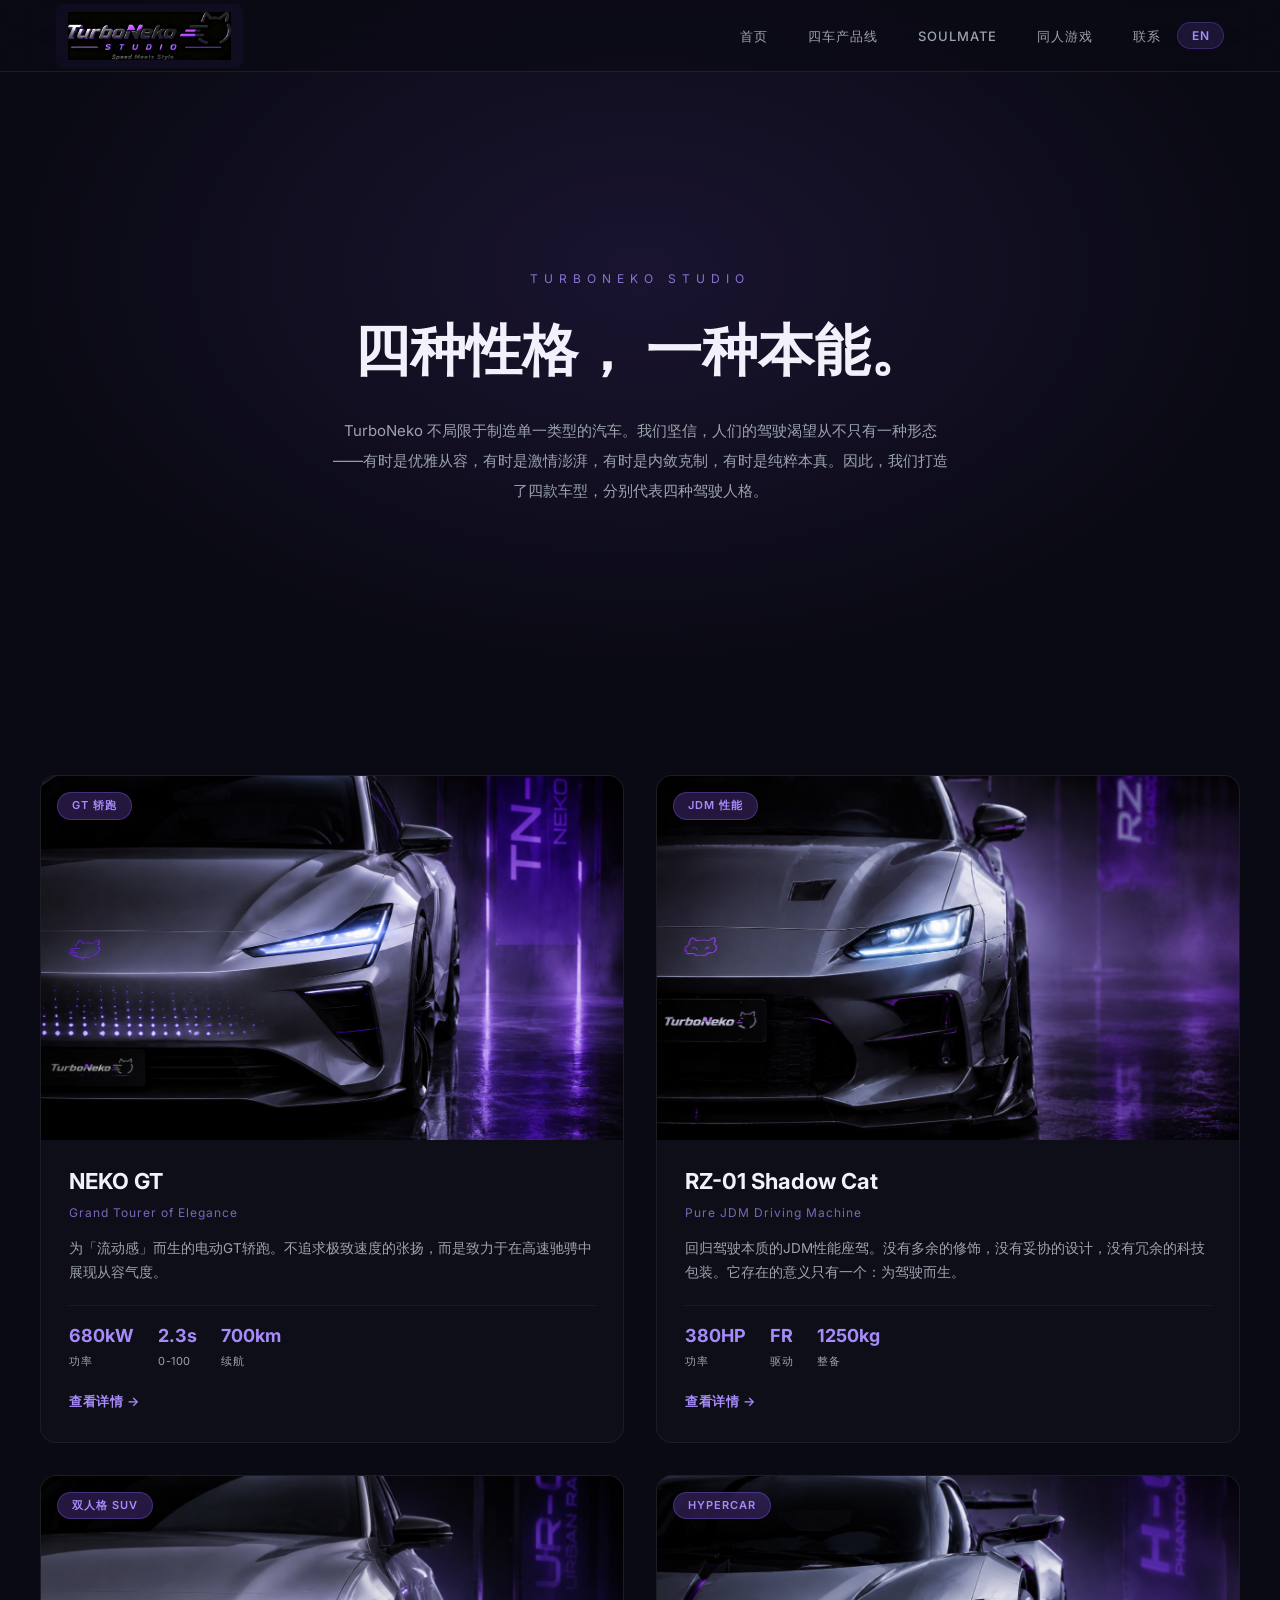
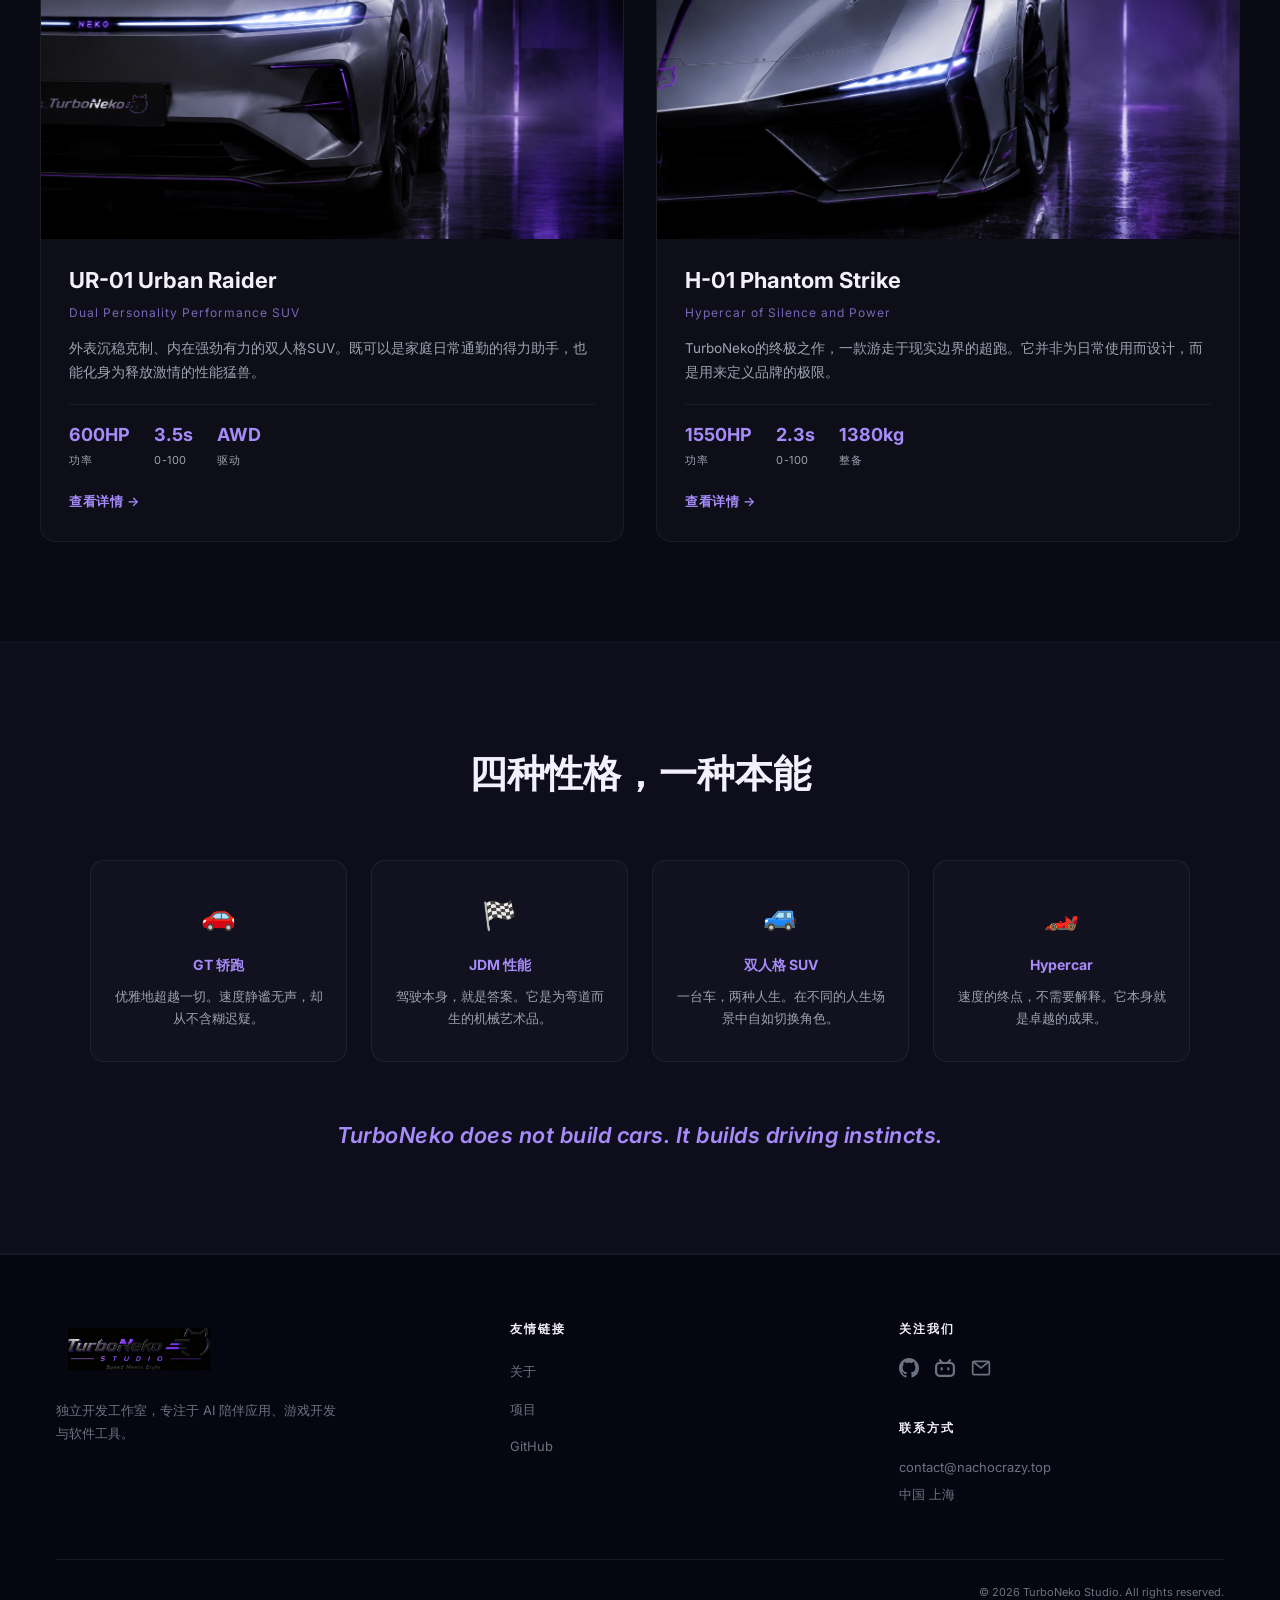
<file: cars/index.html>
<!DOCTYPE html>
<html lang="zh-CN" data-theme="dark">
<head>
    <meta charset="UTF-8">
    <meta name="viewport" content="width=device-width, initial-scale=1.0">
    <title>TurboNeko Studio — 四车产品线</title>
    <meta name="description" content="TurboNeko 四款车型：NEKO GT 电动轿跑、RZ-01 Shadow Cat JDM 性能、UR-01 Urban Raider SUV、H-01 Phantom Strike Hypercar。">
    <link rel="icon" href="../avatar/logo.jpg" type="image/jpg">
    <link rel="stylesheet" href="../style.css?v=5">
    <link rel="stylesheet" href="cars.css?v=2">
</head>
<body>

<!-- ========== 导航栏 ========== -->
<nav>
    <div class="nav-left">
        <a href="../" class="nav-logo">
            <div class="nav-logo-img-wrap">
                <img src="../logo.png" alt="TurboNeko Studio">
            </div>
        </a>
    </div>
    <div class="nav-right">
        <ul class="nav-links">
            <li><a href="../" data-i18n="nav_home">首页</a></li>
            <li><a href="./" class="active" data-i18n="nav_cars">四车产品线</a></li>
            <li><a href="../app_intro/" data-i18n="nav_app">SoulMate</a></li>
            <li><a href="../game_intro/" data-i18n="nav_game">同人游戏</a></li>
            <li><a href="../#contact" data-i18n="nav_contact">联系</a></li>
        </ul>
        <div class="nav-controls">
            <button class="nav-lang-switch" id="langSwitch" title="Switch Language">
                <span class="lang-active" id="langLabel">中文</span>
            </button>
        </div>
        <button class="hamburger" onclick="document.getElementById('mobileMenu').classList.toggle('open')" aria-label="Open menu">
            <span></span><span></span><span></span>
        </button>
    </div>
</nav>

<!-- 移动端菜单 -->
<div class="mobile-menu" id="mobileMenu">
    <button class="close-btn" onclick="document.getElementById('mobileMenu').classList.remove('open')" aria-label="Close menu">
        <svg width="28" height="28" viewBox="0 0 24 24" fill="none" stroke="currentColor" stroke-width="2">
            <path d="M18 6L6 18M6 6l12 12"/>
        </svg>
    </button>
    <a href="../">首页</a>
    <a href="./">四车产品线</a>
    <a href="../app_intro/">SoulMate</a>
    <a href="../game_intro/">同人游戏</a>
    <a href="../#contact">联系</a>
</div>

<!-- ======== Hero ======== -->
<section class="cars-hero">
    <div class="cars-hero-inner">
        <p class="cars-hero-sub">TURBONEKO STUDIO</p>
        <h1 class="cars-hero-title">
            <span class="hero-word word-speed" data-i18n="cars_hero1">四种性格，</span>
            <span class="hero-word word-meets" data-i18n="cars_hero2">一种本能。</span>
        </h1>
        <p class="cars-hero-desc" data-i18n="cars_hero_desc">
            TurboNeko 不局限于制造单一类型的汽车。我们坚信，人们的驾驶渴望从不只有一种形态——有时是优雅从容，有时是激情澎湃，有时是内敛克制，有时是纯粹本真。因此，我们打造了四款车型，分别代表四种驾驶人格。
        </p>
    </div>
</section>

<!-- ======== Car Cards Grid ======== -->
<section class="cars-grid-section">
    <div class="cars-grid">

        <!-- NEKO GT -->
        <a href="./neko-gt/" class="car-card fade-up">
            <div class="car-card-img">
                <img src="./neko-gt/car.png" alt="NEKO GT">
                <div class="car-card-badge" data-i18n="car_gt_badge">GT 轿跑</div>
            </div>
            <div class="car-card-info">
                <h3>NEKO GT</h3>
                <p class="car-card-sub">Grand Tourer of Elegance</p>
                <p class="car-card-desc" data-i18n="car_gt_desc">为「流动感」而生的电动GT轿跑。不追求极致速度的张扬，而是致力于在高速驰骋中展现从容气度。</p>
                <div class="car-card-specs">
                    <div class="car-spec"><span class="car-spec-val">680kW</span><span class="car-spec-label" data-i18n="spec_power">功率</span></div>
                    <div class="car-spec"><span class="car-spec-val">2.3s</span><span class="car-spec-label" data-i18n="spec_accel">0-100</span></div>
                    <div class="car-spec"><span class="car-spec-val">700km</span><span class="car-spec-label" data-i18n="spec_range">续航</span></div>
                </div>
                <span class="car-card-link" data-i18n="car_detail">查看详情 →</span>
            </div>
        </a>

        <!-- RZ-01 -->
        <a href="./rz-01/" class="car-card fade-up delay-1">
            <div class="car-card-img">
                <img src="./rz-01/car.png" alt="RZ-01 Shadow Cat">
                <div class="car-card-badge" data-i18n="car_rz_badge">JDM 性能</div>
            </div>
            <div class="car-card-info">
                <h3>RZ-01 Shadow Cat</h3>
                <p class="car-card-sub">Pure JDM Driving Machine</p>
                <p class="car-card-desc" data-i18n="car_rz_desc">回归驾驶本质的JDM性能座驾。没有多余的修饰，没有妥协的设计，没有冗余的科技包装。它存在的意义只有一个：为驾驶而生。</p>
                <div class="car-card-specs">
                    <div class="car-spec"><span class="car-spec-val">380HP</span><span class="car-spec-label" data-i18n="spec_power">功率</span></div>
                    <div class="car-spec"><span class="car-spec-val">FR</span><span class="car-spec-label" data-i18n="spec_drive">驱动</span></div>
                    <div class="car-spec"><span class="car-spec-val">1250kg</span><span class="car-spec-label" data-i18n="spec_weight">整备</span></div>
                </div>
                <span class="car-card-link" data-i18n="car_detail">查看详情 →</span>
            </div>
        </a>

        <!-- UR-01 -->
        <a href="./ur-01/" class="car-card fade-up delay-2">
            <div class="car-card-img">
                <img src="./ur-01/car.png" alt="UR-01 Urban Raider">
                <div class="car-card-badge" data-i18n="car_ur_badge">双人格 SUV</div>
            </div>
            <div class="car-card-info">
                <h3>UR-01 Urban Raider</h3>
                <p class="car-card-sub">Dual Personality Performance SUV</p>
                <p class="car-card-desc" data-i18n="car_ur_desc">外表沉稳克制、内在强劲有力的双人格SUV。既可以是家庭日常通勤的得力助手，也能化身为释放激情的性能猛兽。</p>
                <div class="car-card-specs">
                    <div class="car-spec"><span class="car-spec-val">600HP</span><span class="car-spec-label" data-i18n="spec_power">功率</span></div>
                    <div class="car-spec"><span class="car-spec-val">3.5s</span><span class="car-spec-label" data-i18n="spec_accel">0-100</span></div>
                    <div class="car-spec"><span class="car-spec-val">AWD</span><span class="car-spec-label" data-i18n="spec_drive">驱动</span></div>
                </div>
                <span class="car-card-link" data-i18n="car_detail">查看详情 →</span>
            </div>
        </a>

        <!-- H-01 -->
        <a href="./h-01/" class="car-card fade-up delay-3">
            <div class="car-card-img">
                <img src="./h-01/car.png" alt="H-01 Phantom Strike">
                <div class="car-card-badge" data-i18n="car_h_badge">Hypercar</div>
            </div>
            <div class="car-card-info">
                <h3>H-01 Phantom Strike</h3>
                <p class="car-card-sub">Hypercar of Silence and Power</p>
                <p class="car-card-desc" data-i18n="car_h_desc">TurboNeko的终极之作，一款游走于现实边界的超跑。它并非为日常使用而设计，而是用来定义品牌的极限。</p>
                <div class="car-card-specs">
                    <div class="car-spec"><span class="car-spec-val">1550HP</span><span class="car-spec-label" data-i18n="spec_power">功率</span></div>
                    <div class="car-spec"><span class="car-spec-val">2.3s</span><span class="car-spec-label" data-i18n="spec_accel">0-100</span></div>
                    <div class="car-spec"><span class="car-spec-val">1380kg</span><span class="car-spec-label" data-i18n="spec_weight">整备</span></div>
                </div>
                <span class="car-card-link" data-i18n="car_detail">查看详情 →</span>
            </div>
        </a>

    </div>
</section>

<!-- ======== Philosophy ======== -->
<section class="cars-philosophy">
    <div class="philosophy-inner">
        <h2 class="fade-up" data-i18n="cars_philo_title">四种性格，一种本能</h2>
        <div class="philosophy-grid">
            <div class="philo-card fade-up">
                <span class="philo-icon">🚗</span>
                <h4 data-i18n="car_gt_badge">GT：优雅的速度</h4>
                <p data-i18n="cars_philo_gt">优雅地超越一切。速度静谧无声，却从不含糊迟疑。</p>
            </div>
            <div class="philo-card fade-up delay-1">
                <span class="philo-icon">🏁</span>
                <h4 data-i18n="car_rz_badge">RZ：纯粹的驾驶</h4>
                <p data-i18n="cars_philo_rz">驾驶本身，就是答案。它是为弯道而生的机械艺术品。</p>
            </div>
            <div class="philo-card fade-up delay-2">
                <span class="philo-icon">🚙</span>
                <h4 data-i18n="car_ur_badge">SUV：现实的多面性</h4>
                <p data-i18n="cars_philo_ur">一台车，两种人生。在不同的人生场景中自如切换角色。</p>
            </div>
            <div class="philo-card fade-up delay-3">
                <span class="philo-icon">🏎️</span>
                <h4 data-i18n="car_h_badge">HYPER：极限的表达</h4>
                <p data-i18n="cars_philo_h">速度的终点，不需要解释。它本身就是卓越的成果。</p>
            </div>
        </div>
        <p class="philosophy-quote fade-up" data-i18n="cars_philo_quote">
            TurboNeko does not build cars. It builds driving instincts.
        </p>
    </div>
</section>

<!-- ======== Footer ======== -->
<footer id="contact">
    <div class="footer-inner">
        <div class="footer-brand fade-up">
            <div class="footer-logo-wrap">
                <img src="../logo.png" alt="TurboNeko Studio">
            </div>
            <p data-i18n="footer_desc">
                致力于二次元文化、汽车文化与科技创意的跨界融合。<br>
                通过视觉、产品与游戏，打造速度与风格并存的独特体验。
            </p>
        </div>
        <div class="footer-col fade-up delay-1">
            <h5 data-i18n="footer_links">快速链接</h5>
            <ul class="footer-links">
                <li><a href="../#about">关于</a></li>
                <li><a href="../#projects">项目</a></li>
                <li><a href="https://github.com/nachocrazy" target="_blank" rel="noopener">GitHub</a></li>
            </ul>
        </div>
        <div class="footer-col fade-up delay-2">
            <h5 data-i18n="footer_follow">关注我们</h5>
            <div class="social-icons">
                <a href="https://github.com/nachocrazy" title="GitHub" target="_blank" rel="noopener">
                    <svg viewBox="0 0 24 24" fill="currentColor"><path d="M12 0C5.37 0 0 5.37 0 12c0 5.31 3.435 9.795 8.205 11.385.6.105.825-.255.825-.57 0-.285-.015-1.23-.015-2.235-3.015.555-3.795-.735-4.035-1.41-.135-.345-.72-1.41-1.23-1.695-.42-.225-1.02-.78-.015-.795.945-.015 1.62.87 1.845 1.23 1.08 1.815 2.805 1.305 3.495.99.105-.78.42-1.305.765-1.605-2.67-.3-5.46-1.335-5.46-5.925 0-1.305.465-2.385 1.23-3.225-.12-.3-.54-1.53.12-3.18 0 0 1.005-.315 3.3 1.23.96-.27 1.98-.405 3-.405s2.04.135 3 .405c2.295-1.56 3.3-1.23 3.3-1.23.66 1.65.24 2.88.12 3.18.765.84 1.23 1.905 1.23 3.225 0 4.605-2.805 5.625-5.475 5.925.435.375.81 1.095.81 2.22 0 1.605-.015 2.895-.015 3.3 0 .315.225.69.825.57A12.02 12.02 0 0 0 24 12c0-6.63-5.37-12-12-12z"/></svg>
                </a>
                <a href="https://space.bilibili.com/1800466245" title="Bilibili" target="_blank" rel="noopener">
                    <svg viewBox="0 0 24 24" fill="currentColor"><path d="M17.813 4.653h.854c1.51.054 2.769.578 3.773 1.574 1.004.995 1.524 2.249 1.56 3.76v7.36c-.036 1.51-.556 2.769-1.56 3.773s-2.262 1.524-3.773 1.56H5.333c-1.51-.036-2.769-.556-3.773-1.56S.036 18.858 0 17.347v-7.36c.036-1.511.556-2.765 1.56-3.76 1.004-.996 2.262-1.52 3.773-1.574h.774l-1.174-1.12a1.234 1.234 0 0 1-.373-.906c0-.356.124-.658.373-.907l.027-.027c.267-.249.573-.373.92-.373.347 0 .653.124.92.373L9.653 4.44c.071.071.134.142.187.213h4.267a.836.836 0 0 1 .16-.213l2.853-2.747c.267-.249.573-.373.92-.373.347 0 .662.151.929.4.267.249.391.551.391.907 0 .355-.124.657-.373.906zM5.333 7.24c-.746.018-1.373.276-1.88.773-.506.498-.769 1.13-.786 1.894v7.52c.017.764.28 1.395.786 1.893.507.498 1.134.756 1.88.773h13.334c.746-.017 1.373-.275 1.88-.773.506-.498.769-1.129.786-1.893v-7.52c-.017-.765-.28-1.396-.786-1.894-.507-.497-1.134-.755-1.88-.773zM8 11.107c.373 0 .684.124.933.373.25.249.383.569.4.96v1.173c-.017.391-.15.711-.4.96-.249.25-.56.374-.933.374s-.684-.125-.933-.374c-.25-.249-.383-.569-.4-.96V12.44c.017-.391.15-.711.4-.96.249-.249.56-.373.933-.373zm8 0c.373 0 .684.124.933.373.25.249.383.569.4.96v1.173c-.017.391-.15.711-.4.96-.249.25-.56.374-.933.374s-.684-.125-.933-.374c-.25-.249-.383-.569-.4-.96V12.44c.017-.391.15-.711.4-.96.249-.249.56-.373.933-.373z"/></svg>
                </a>
                <a href="mailto:contact@nachocrazy.top" title="Email">
                    <svg viewBox="0 0 24 24" fill="none" stroke="currentColor" stroke-width="2"><rect x="2" y="4" width="20" height="16" rx="2"/><path d="M22 4l-10 8L2 4"/></svg>
                </a>
            </div>
            <h5 data-i18n="footer_contact">联系方式</h5>
            <div class="contact-info">
                <p>contact@nachocrazy.top</p>
                <p data-i18n="footer_location">Shanghai, China</p>
            </div>
        </div>
    </div>
    <div class="footer-bottom">
        <p>&copy; 2026 TurboNeko Studio. All rights reserved.</p>
    </div>
</footer>

<script src="../script.js?v=5"></script>
<script src="cars.js?v=2"></script>
</body>
</html>
</file>
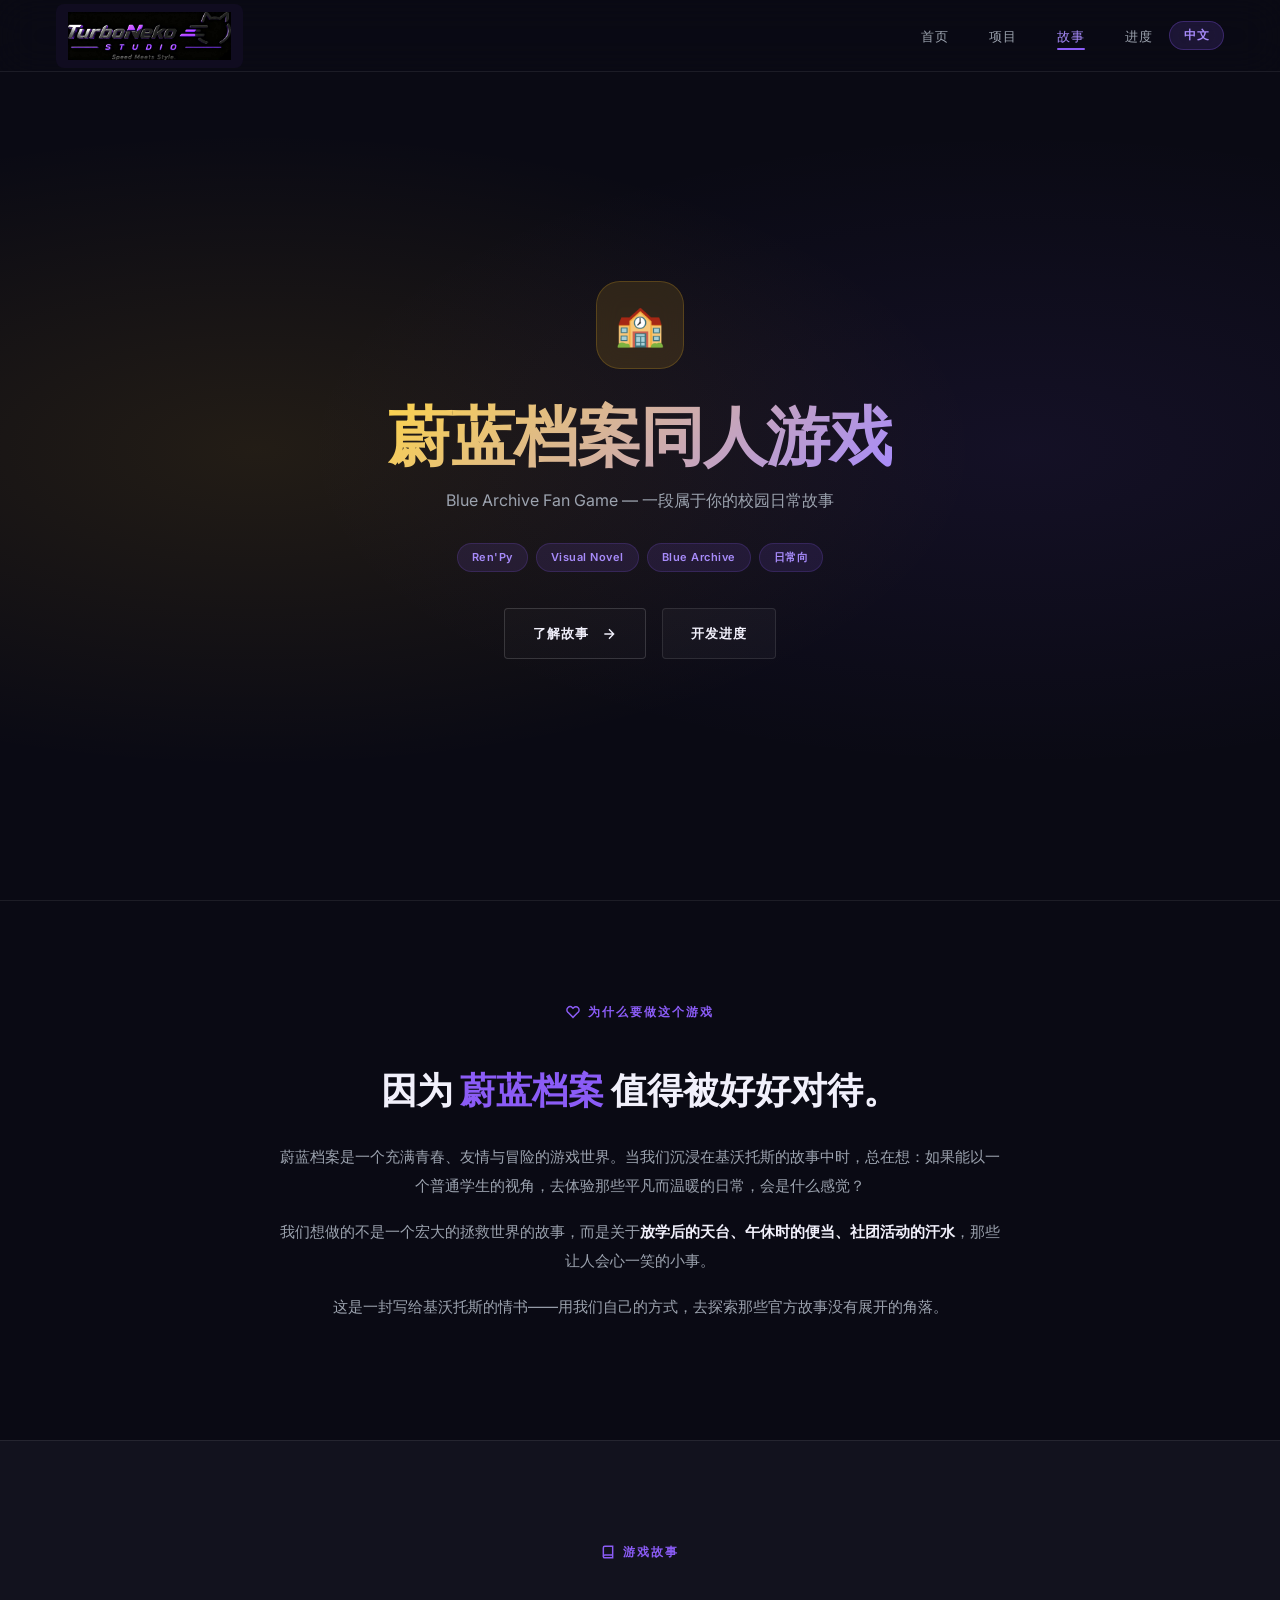
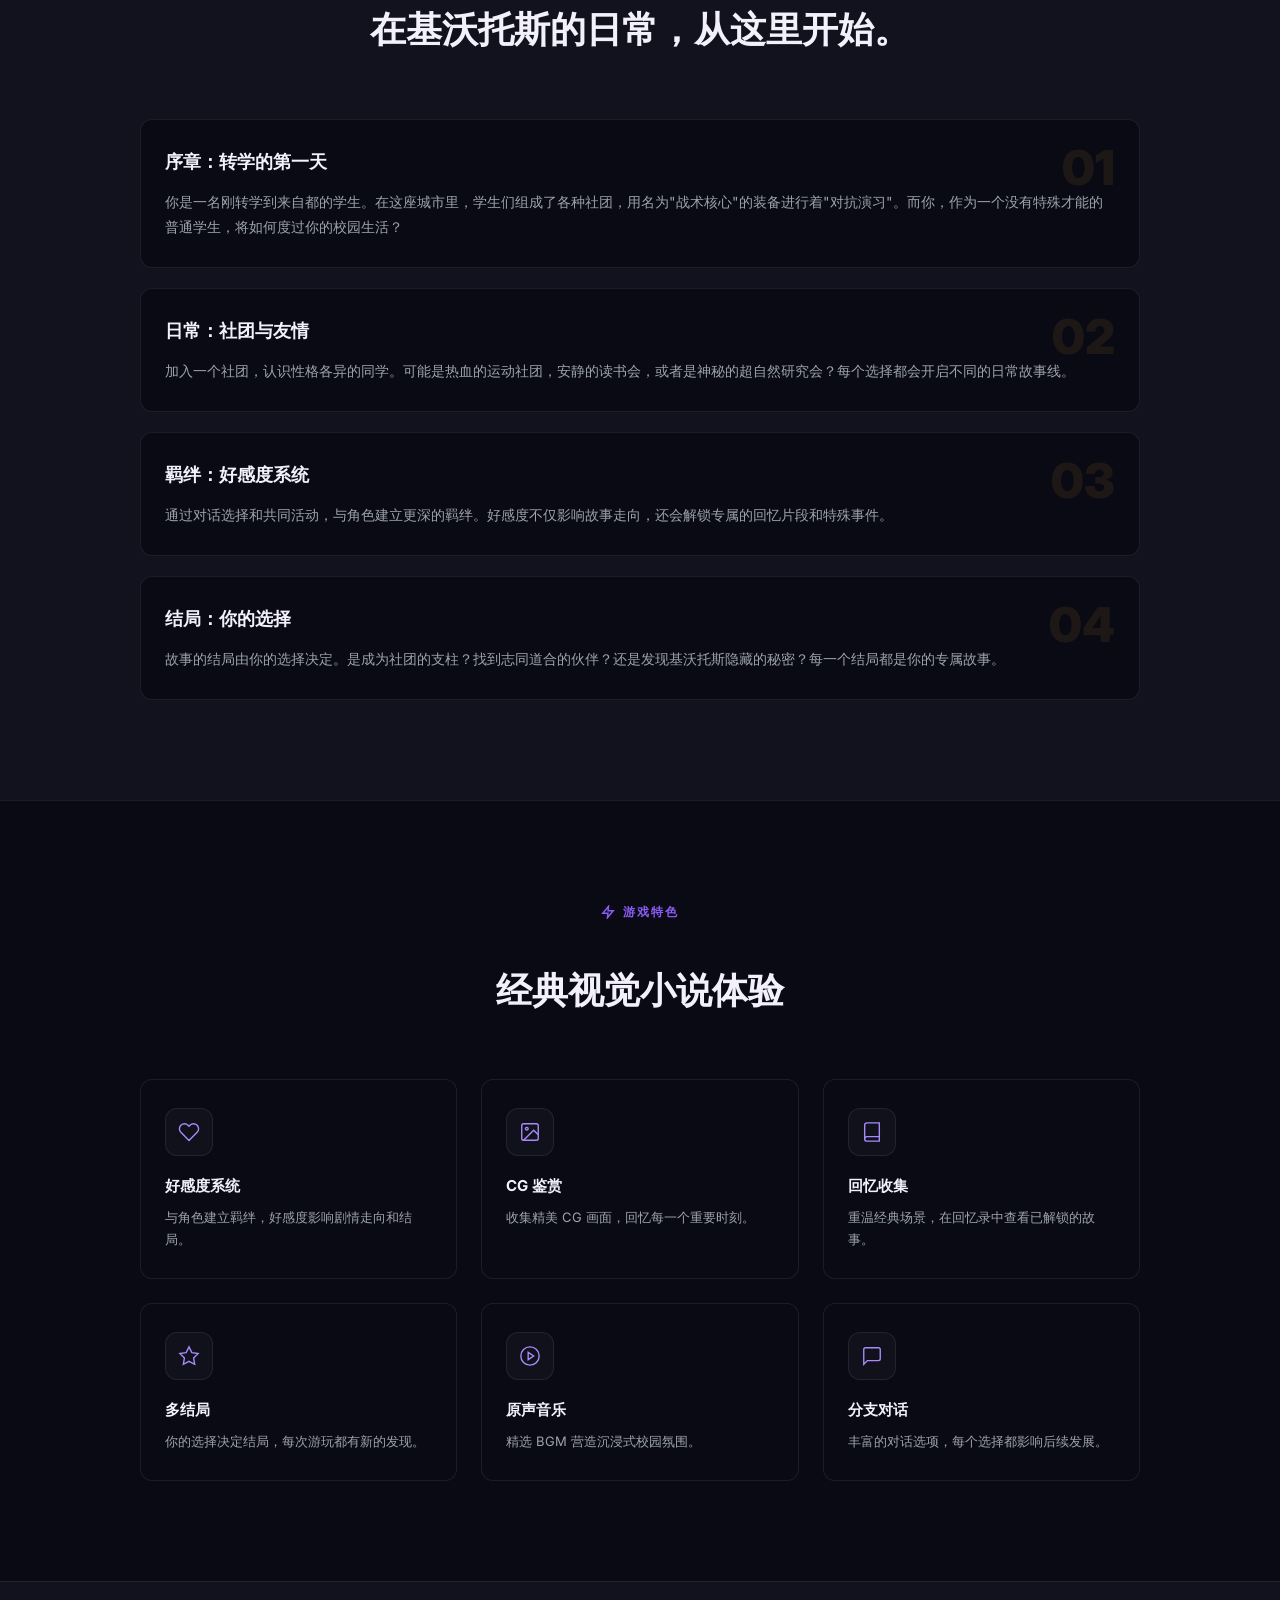
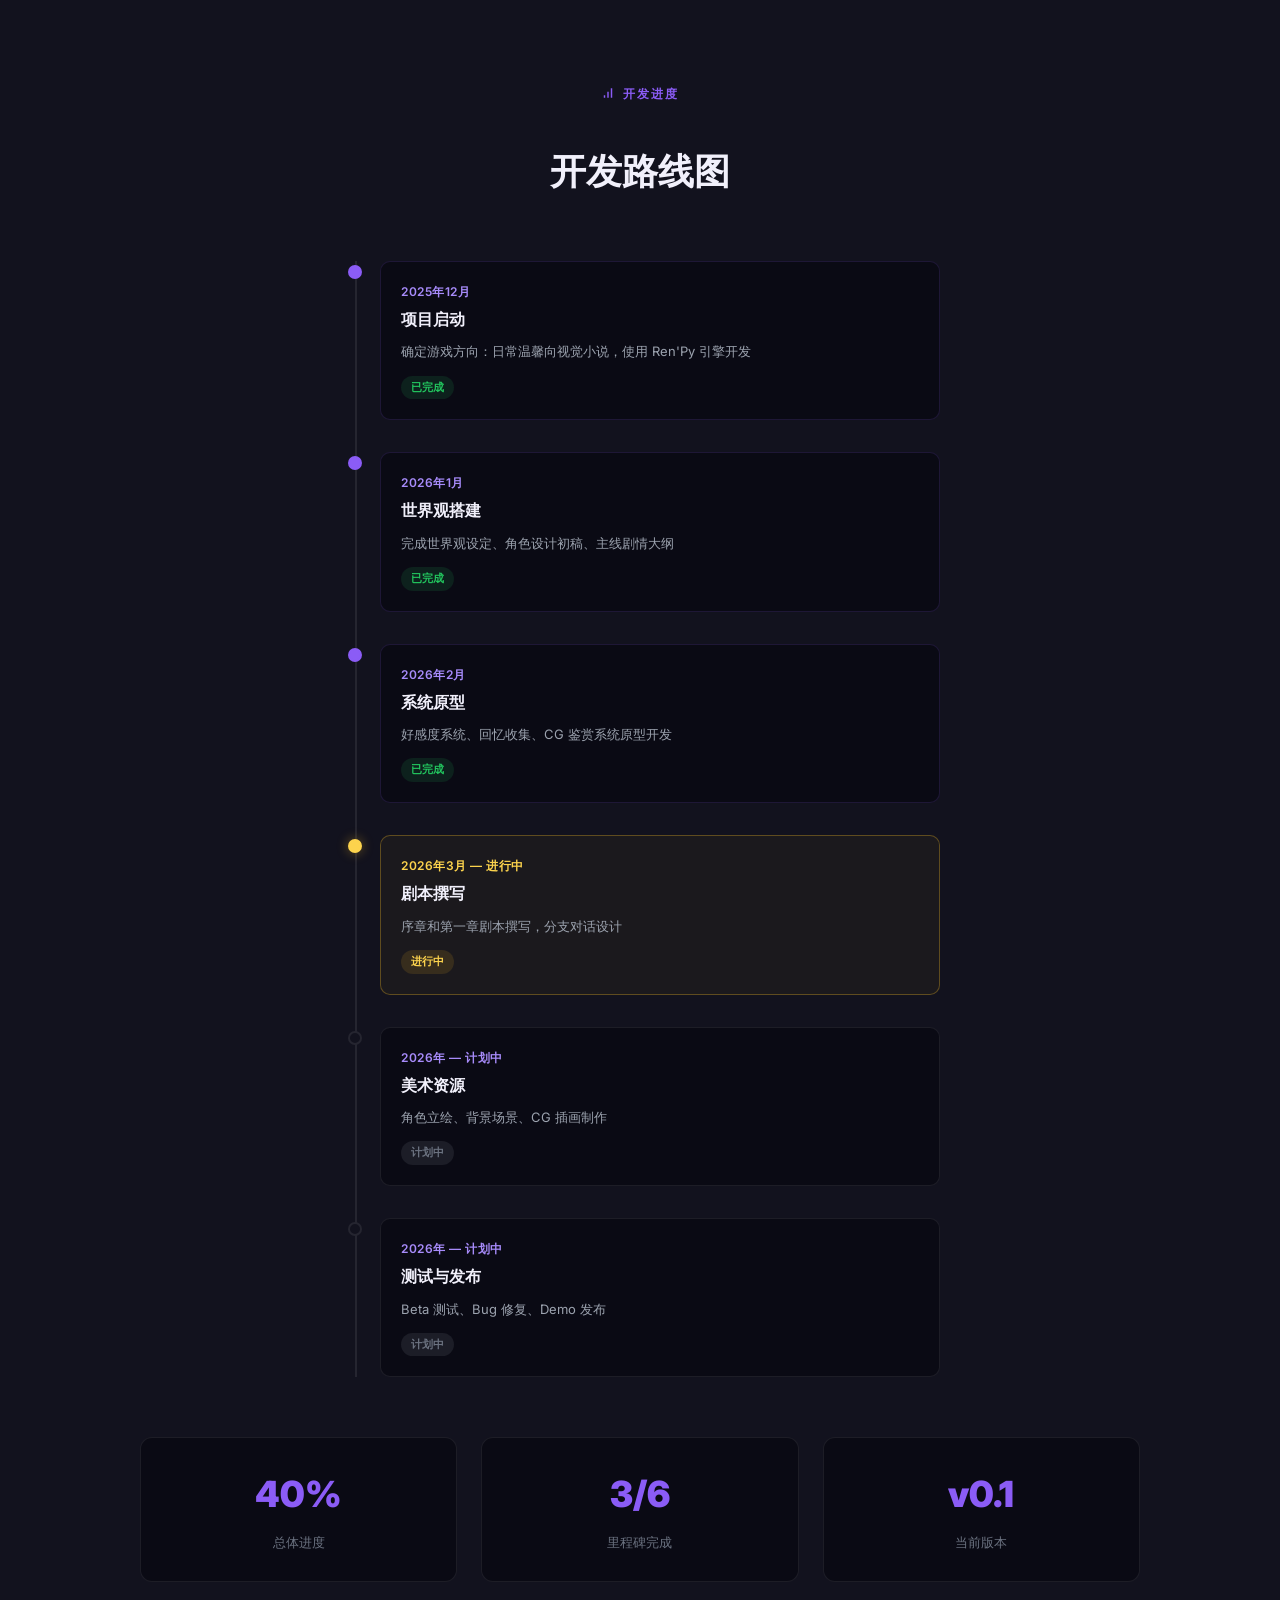
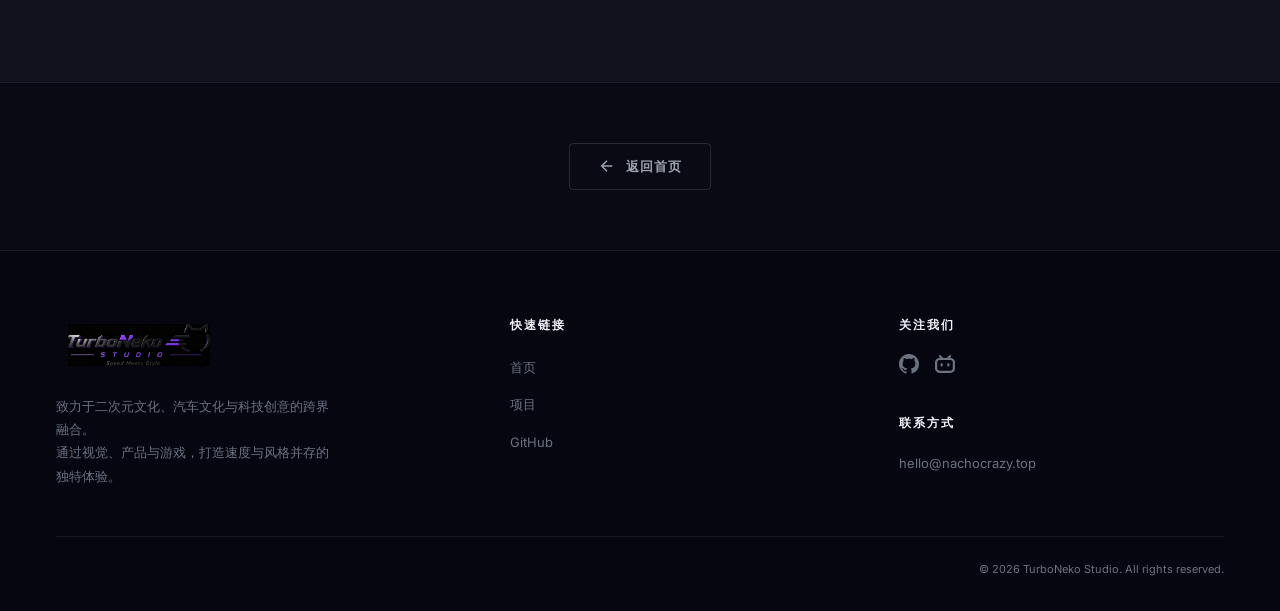
<file: game_intro/index.html>
<!DOCTYPE html>
<html lang="zh-CN">
<head>
    <meta charset="UTF-8">
    <meta name="viewport" content="width=device-width, initial-scale=1.0">
    <title>BA Fan Game — 蔚蓝档案同人游戏 | TurboNeko Studio</title>
    <link rel="stylesheet" href="../style.css?v=4">
    <link rel="stylesheet" href="game.css?v=2">
</head>
<body>

<!-- ========== Navigation ========== -->
<nav>
    <div class="nav-left">
        <a href="../" class="nav-logo">
            <div class="nav-logo-img-wrap">
                <img src="../logo.png" alt="TurboNeko Studio">
            </div>
        </a>
    </div>
    <div class="nav-right">
        <ul class="nav-links">
            <li><a href="../#home" data-i18n="nav_home">Home</a></li>
            <li><a href="../#projects" data-i18n="nav_projects">Projects</a></li>
            <li><a href="#story" class="active" data-i18n="nav_story">Story</a></li>
            <li><a href="#progress" data-i18n="nav_progress">Progress</a></li>
        </ul>
        <div class="nav-controls">
            <button class="nav-lang-switch" id="langSwitch" title="Switch Language">
                <span class="lang-active" id="langLabel">中文</span>
            </button>
        </div>
        <button class="hamburger" onclick="document.getElementById('mobileMenu').classList.toggle('open')" aria-label="Open menu">
            <span></span><span></span><span></span>
        </button>
    </div>
</nav>

<!-- Mobile menu -->
<div class="mobile-menu" id="mobileMenu">
    <button class="close-btn" onclick="document.getElementById('mobileMenu').classList.remove('open')" aria-label="Close menu">
        <svg width="28" height="28" viewBox="0 0 24 24" fill="none" stroke="currentColor" stroke-width="2">
            <path d="M18 6L6 18M6 6l12 12"/>
        </svg>
    </button>
    <a href="../#home" data-i18n="nav_home">Home</a>
    <a href="../#projects" data-i18n="nav_projects">Projects</a>
    <a href="#story" data-i18n="nav_story">Story</a>
    <a href="#progress" data-i18n="nav_progress">Progress</a>
</div>

<!-- ========== Game Hero ========== -->
<section class="game-hero" id="top">
    <div class="game-hero-bg"></div>
    <div class="game-hero-content">
        <div class="game-icon-wrap fade-up">
            <span class="game-icon">🏫</span>
        </div>
        <h1 class="game-hero-title fade-up delay-1">
            <span class="text-gradient" data-i18n="game_title">蔚蓝档案同人游戏</span>
        </h1>
        <p class="game-hero-subtitle fade-up delay-2" data-i18n="game_subtitle">
            Blue Archive Fan Game — 一段属于你的校园日常故事
        </p>
        <div class="game-hero-badges fade-up delay-3">
            <span class="badge">Ren'Py</span>
            <span class="badge">Visual Novel</span>
            <span class="badge">Blue Archive</span>
            <span class="badge">日常向</span>
        </div>
        <div class="game-hero-actions fade-up delay-4">
            <a href="#story" class="hero-btn">
                <span data-i18n="game_explore">了解故事</span>
                <svg viewBox="0 0 24 24" fill="none" stroke="currentColor" stroke-width="2">
                    <path d="M5 12h14M12 5l7 7-7 7"/>
                </svg>
            </a>
            <a href="#progress" class="hero-btn hero-btn-ghost">
                <span data-i18n="game_progress">开发进度</span>
            </a>
        </div>
    </div>
</section>

<!-- ========== Why We Made This ========== -->
<section class="game-section" id="why">
    <div class="game-section-inner">
        <div class="game-section-text fade-up">
            <div class="section-label">
                <svg viewBox="0 0 24 24" fill="none" stroke="currentColor" stroke-width="2.5">
                    <path d="M20.84 4.61a5.5 5.5 0 0 0-7.78 0L12 5.67l-1.06-1.06a5.5 5.5 0 0 0-7.78 7.78l1.06 1.06L12 21.23l7.78-7.78 1.06-1.06a5.5 5.5 0 0 0 0-7.78z"/>
                </svg>
                <span data-i18n="why_label">为什么要做这个游戏</span>
            </div>
            <h2 data-i18n="why_title">
                因为 <span class="highlight">蔚蓝档案</span> 值得被好好对待。
            </h2>
            <p data-i18n="why_desc">
                蔚蓝档案是一个充满青春、友情与冒险的游戏世界。当我们沉浸在基沃托斯的故事中时，总在想：如果能以一个普通学生的视角，去体验那些平凡而温暖的日常，会是什么感觉？
            </p>
            <p data-i18n="why_desc2">
                我们想做的不是一个宏大的拯救世界的故事，而是关于<strong>放学后的天台、午休时的便当、社团活动的汗水</strong>，那些让人会心一笑的小事。
            </p>
            <p data-i18n="why_desc3">
                这是一封写给基沃托斯的情书——用我们自己的方式，去探索那些官方故事没有展开的角落。
            </p>
        </div>
    </div>
</section>

<!-- ========== Story ========== -->
<section class="game-section game-section-alt" id="story">
    <div class="game-section-inner">
        <div class="game-section-header fade-up">
            <div class="section-label">
                <svg viewBox="0 0 24 24" fill="none" stroke="currentColor" stroke-width="2.5">
                    <path d="M4 19.5A2.5 2.5 0 0 1 6.5 17H20"/>
                    <path d="M6.5 2H20v20H6.5A2.5 2.5 0 0 1 4 19.5v-15A2.5 2.5 0 0 1 6.5 2z"/>
                </svg>
                <span data-i18n="story_label">游戏故事</span>
            </div>
            <h2 data-i18n="story_title">在基沃托斯的日常，从这里开始。</h2>
        </div>

        <div class="story-content fade-up">
            <div class="story-card">
                <div class="story-card-num">01</div>
                <h4 data-i18n="story_ch1_title">序章：转学的第一天</h4>
                <p data-i18n="story_ch1_desc">
                    你是一名刚转学到来自都的学生。在这座城市里，学生们组成了各种社团，用名为"战术核心"的装备进行着"对抗演习"。而你，作为一个没有特殊才能的普通学生，将如何度过你的校园生活？
                </p>
            </div>
            <div class="story-card">
                <div class="story-card-num">02</div>
                <h4 data-i18n="story_ch2_title">日常：社团与友情</h4>
                <p data-i18n="story_ch2_desc">
                    加入一个社团，认识性格各异的同学。可能是热血的运动社团，安静的读书会，或者是神秘的超自然研究会？每个选择都会开启不同的日常故事线。
                </p>
            </div>
            <div class="story-card">
                <div class="story-card-num">03</div>
                <h4 data-i18n="story_ch3_title">羁绊：好感度系统</h4>
                <p data-i18n="story_ch3_desc">
                    通过对话选择和共同活动，与角色建立更深的羁绊。好感度不仅影响故事走向，还会解锁专属的回忆片段和特殊事件。
                </p>
            </div>
            <div class="story-card">
                <div class="story-card-num">04</div>
                <h4 data-i18n="story_ch4_title">结局：你的选择</h4>
                <p data-i18n="story_ch4_desc">
                    故事的结局由你的选择决定。是成为社团的支柱？找到志同道合的伙伴？还是发现基沃托斯隐藏的秘密？每一个结局都是你的专属故事。
                </p>
            </div>
        </div>
    </div>
</section>

<!-- ========== Game Features ========== -->
<section class="game-section" id="features">
    <div class="game-section-inner">
        <div class="game-section-header fade-up">
            <div class="section-label">
                <svg viewBox="0 0 24 24" fill="none" stroke="currentColor" stroke-width="2.5">
                    <path d="M13 2L3 14h9l-1 8 10-12h-9l1-8z"/>
                </svg>
                <span data-i18n="features_label">游戏特色</span>
            </div>
            <h2 data-i18n="features_title">经典视觉小说体验</h2>
        </div>

        <div class="features-grid">
            <div class="feature-card fade-up delay-1">
                <div class="feature-icon">
                    <svg viewBox="0 0 24 24" fill="none" stroke="currentColor" stroke-width="1.5">
                        <path d="M20.84 4.61a5.5 5.5 0 0 0-7.78 0L12 5.67l-1.06-1.06a5.5 5.5 0 0 0-7.78 7.78l1.06 1.06L12 21.23l7.78-7.78 1.06-1.06a5.5 5.5 0 0 0 0-7.78z"/>
                    </svg>
                </div>
                <h4 data-i18n="feat_affection_title">好感度系统</h4>
                <p data-i18n="feat_affection_desc">与角色建立羁绊，好感度影响剧情走向和结局。</p>
            </div>

            <div class="feature-card fade-up delay-2">
                <div class="feature-icon">
                    <svg viewBox="0 0 24 24" fill="none" stroke="currentColor" stroke-width="1.5">
                        <rect x="3" y="3" width="18" height="18" rx="2" ry="2"/>
                        <circle cx="8.5" cy="8.5" r="1.5"/>
                        <polyline points="21 15 16 10 5 21"/>
                    </svg>
                </div>
                <h4 data-i18n="feat_cg_title">CG 鉴赏</h4>
                <p data-i18n="feat_cg_desc">收集精美 CG 画面，回忆每一个重要时刻。</p>
            </div>

            <div class="feature-card fade-up delay-3">
                <div class="feature-icon">
                    <svg viewBox="0 0 24 24" fill="none" stroke="currentColor" stroke-width="1.5">
                        <path d="M4 19.5A2.5 2.5 0 0 1 6.5 17H20"/>
                        <path d="M6.5 2H20v20H6.5A2.5 2.5 0 0 1 4 19.5v-15A2.5 2.5 0 0 1 6.5 2z"/>
                    </svg>
                </div>
                <h4 data-i18n="feat_memory_title">回忆收集</h4>
                <p data-i18n="feat_memory_desc">重温经典场景，在回忆录中查看已解锁的故事。</p>
            </div>

            <div class="feature-card fade-up delay-1">
                <div class="feature-icon">
                    <svg viewBox="0 0 24 24" fill="none" stroke="currentColor" stroke-width="1.5">
                        <polygon points="12 2 15.09 8.26 22 9.27 17 14.14 18.18 21.02 12 17.77 5.82 21.02 7 14.14 2 9.27 8.91 8.26 12 2"/>
                    </svg>
                </div>
                <h4 data-i18n="feat_ending_title">多结局</h4>
                <p data-i18n="feat_ending_desc">你的选择决定结局，每次游玩都有新的发现。</p>
            </div>

            <div class="feature-card fade-up delay-2">
                <div class="feature-icon">
                    <svg viewBox="0 0 24 24" fill="none" stroke="currentColor" stroke-width="1.5">
                        <circle cx="12" cy="12" r="10"/>
                        <polygon points="10 8 16 12 10 16 10 8"/>
                    </svg>
                </div>
                <h4 data-i18n="feat_music_title">原声音乐</h4>
                <p data-i18n="feat_music_desc">精选 BGM 营造沉浸式校园氛围。</p>
            </div>

            <div class="feature-card fade-up delay-3">
                <div class="feature-icon">
                    <svg viewBox="0 0 24 24" fill="none" stroke="currentColor" stroke-width="1.5">
                        <path d="M21 15a2 2 0 0 1-2 2H7l-4 4V5a2 2 0 0 1 2-2h14a2 2 0 0 1 2 2z"/>
                    </svg>
                </div>
                <h4 data-i18n="feat_dialogue_title">分支对话</h4>
                <p data-i18n="feat_dialogue_desc">丰富的对话选项，每个选择都影响后续发展。</p>
            </div>
        </div>
    </div>
</section>

<!-- ========== Development Progress ========== -->
<section class="game-section game-section-alt" id="progress">
    <div class="game-section-inner">
        <div class="game-section-header fade-up">
            <div class="section-label">
                <svg viewBox="0 0 24 24" fill="none" stroke="currentColor" stroke-width="2.5">
                    <path d="M12 20V10M18 20V4M6 20v-4"/>
                </svg>
                <span data-i18n="progress_label">开发进度</span>
            </div>
            <h2 data-i18n="progress_title">开发路线图</h2>
        </div>

        <div class="progress-timeline fade-up">
            <div class="progress-item done">
                <div class="progress-dot"></div>
                <div class="progress-content">
                    <div class="progress-date" data-i18n="progress_date1">2025年12月</div>
                    <h4 data-i18n="progress_step1_title">项目启动</h4>
                    <p data-i18n="progress_step1_desc">确定游戏方向：日常温馨向视觉小说，使用 Ren'Py 引擎开发</p>
                    <span class="progress-status" data-i18n="progress_done">已完成</span>
                </div>
            </div>

            <div class="progress-item done">
                <div class="progress-dot"></div>
                <div class="progress-content">
                    <div class="progress-date" data-i18n="progress_date2">2026年1月</div>
                    <h4 data-i18n="progress_step2_title">世界观搭建</h4>
                    <p data-i18n="progress_step2_desc">完成世界观设定、角色设计初稿、主线剧情大纲</p>
                    <span class="progress-status" data-i18n="progress_done">已完成</span>
                </div>
            </div>

            <div class="progress-item done">
                <div class="progress-dot"></div>
                <div class="progress-content">
                    <div class="progress-date" data-i18n="progress_date3">2026年2月</div>
                    <h4 data-i18n="progress_step3_title">系统原型</h4>
                    <p data-i18n="progress_step3_desc">好感度系统、回忆收集、CG 鉴赏系统原型开发</p>
                    <span class="progress-status" data-i18n="progress_done">已完成</span>
                </div>
            </div>

            <div class="progress-item active">
                <div class="progress-dot"></div>
                <div class="progress-content">
                    <div class="progress-date" data-i18n="progress_date4">2026年3月 — 进行中</div>
                    <h4 data-i18n="progress_step4_title">剧本撰写</h4>
                    <p data-i18n="progress_step4_desc">序章和第一章剧本撰写，分支对话设计</p>
                    <span class="progress-status" data-i18n="progress_active">进行中</span>
                </div>
            </div>

            <div class="progress-item">
                <div class="progress-dot"></div>
                <div class="progress-content">
                    <div class="progress-date" data-i18n="progress_date5">2026年 — 计划中</div>
                    <h4 data-i18n="progress_step5_title">美术资源</h4>
                    <p data-i18n="progress_step5_desc">角色立绘、背景场景、CG 插画制作</p>
                    <span class="progress-status" data-i18n="progress_plan">计划中</span>
                </div>
            </div>

            <div class="progress-item">
                <div class="progress-dot"></div>
                <div class="progress-content">
                    <div class="progress-date" data-i18n="progress_date6">2026年 — 计划中</div>
                    <h4 data-i18n="progress_step6_title">测试与发布</h4>
                    <p data-i18n="progress_step6_desc">Beta 测试、Bug 修复、Demo 发布</p>
                    <span class="progress-status" data-i18n="progress_plan">计划中</span>
                </div>
            </div>
        </div>

        <div class="progress-stats fade-up delay-2">
            <div class="stat-item">
                <div class="stat-num">40%</div>
                <div class="stat-label" data-i18n="stat_overall">总体进度</div>
            </div>
            <div class="stat-item">
                <div class="stat-num">3/6</div>
                <div class="stat-label" data-i18n="stat_milestones">里程碑完成</div>
            </div>
            <div class="stat-item">
                <div class="stat-num">v0.1</div>
                <div class="stat-label" data-i18n="stat_version">当前版本</div>
            </div>
        </div>
    </div>
</section>

<!-- ========== Back to Home ========== -->
<section class="game-back-section">
    <a href="../" class="game-back-link fade-up">
        <svg viewBox="0 0 24 24" fill="none" stroke="currentColor" stroke-width="2" width="18" height="18">
            <path d="M19 12H5M12 19l-7-7 7-7"/>
        </svg>
        <span data-i18n="back_home">返回首页</span>
    </a>
</section>

<!-- ========== Footer ========== -->
<footer>
    <div class="footer-inner">
        <div class="footer-brand">
            <div class="footer-logo-wrap">
                <img src="../logo.png" alt="TurboNeko Studio">
            </div>
            <p data-i18n="footer_desc">
                致力于二次元文化、汽车文化与科技创意的跨界融合。<br>
                通过视觉、产品与游戏，打造速度与风格并存的独特体验。
            </p>
        </div>
        <div class="footer-col">
            <h5 data-i18n="footer_links">快速链接</h5>
            <ul class="footer-links">
                <li><a href="../">首页</a></li>
                <li><a href="../#projects">项目</a></li>
                <li><a href="https://github.com/nachocrazy" target="_blank" rel="noopener">GitHub</a></li>
            </ul>
        </div>
        <div class="footer-col">
            <h5 data-i18n="footer_follow">关注我们</h5>
            <div class="social-icons">
                <a href="https://github.com/nachocrazy" title="GitHub" target="_blank" rel="noopener">
                    <svg viewBox="0 0 24 24" fill="currentColor"><path d="M12 0C5.37 0 0 5.37 0 12c0 5.31 3.435 9.795 8.205 11.385.6.105.825-.255.825-.57 0-.285-.015-1.23-.015-2.235-3.015.555-3.795-.735-4.035-1.41-.135-.345-.72-1.41-1.23-1.695-.42-.225-1.02-.78-.015-.795.945-.015 1.62.87 1.845 1.23 1.08 1.815 2.805 1.305 3.495.99.105-.78.42-1.305.765-1.605-2.67-.3-5.46-1.335-5.46-5.925 0-1.305.465-2.385 1.23-3.225-.12-.3-.54-1.53.12-3.18 0 0 1.005-.315 3.3 1.23.96-.27 1.98-.405 3-.405s2.04.135 3 .405c2.295-1.56 3.3-1.23 3.3-1.23.66 1.65.24 2.88.12 3.18.765.84 1.23 1.905 1.23 3.225 0 4.605-2.805 5.625-5.475 5.925.435.375.81 1.095.81 2.22 0 1.605-.015 2.895-.015 3.3 0 .315.225.69.825.57A12.02 12.02 0 0 0 24 12c0-6.63-5.37-12-12-12z"/></svg>
                </a>
                <a href="https://space.bilibili.com/1800466245" title="Bilibili" target="_blank" rel="noopener">
                    <svg viewBox="0 0 24 24" fill="currentColor"><path d="M17.813 4.653h.854c1.51.054 2.769.578 3.773 1.574 1.004.995 1.524 2.249 1.56 3.76v7.36c-.036 1.51-.556 2.769-1.56 3.773s-2.262 1.524-3.773 1.56H5.333c-1.51-.036-2.769-.556-3.773-1.56S.036 18.858 0 17.347v-7.36c.036-1.511.556-2.765 1.56-3.76 1.004-.996 2.262-1.52 3.773-1.574h.774l-1.174-1.12a1.234 1.234 0 0 1-.373-.906c0-.356.124-.658.373-.907l.027-.027c.267-.249.573-.373.92-.373.347 0 .653.124.92.373L9.653 4.44c.071.071.134.142.187.213h4.267a.836.836 0 0 1 .16-.213l2.853-2.747c.267-.249.573-.373.92-.373.347 0 .662.151.929.4.267.249.391.551.391.907 0 .355-.124.657-.373.906zM5.333 7.24c-.746.018-1.373.276-1.88.773-.506.498-.769 1.13-.786 1.894v7.52c.017.764.28 1.395.786 1.893.507.498 1.134.756 1.88.773h13.334c.746-.017 1.373-.275 1.88-.773.506-.498.769-1.129.786-1.893v-7.52c-.017-.765-.28-1.396-.786-1.894-.507-.497-1.134-.755-1.88-.773zM8 11.107c.373 0 .684.124.933.373.25.249.383.569.4.96v1.173c-.017.391-.15.711-.4.96-.249.25-.56.374-.933.374s-.684-.125-.933-.374c-.25-.249-.383-.569-.4-.96V12.44c.017-.391.15-.711.4-.96.249-.249.56-.373.933-.373zm8 0c.373 0 .684.124.933.373.25.249.383.569.4.96v1.173c-.017.391-.15.711-.4.96-.249.25-.56.374-.933.374s-.684-.125-.933-.374c-.25-.249-.383-.569-.4-.96V12.44c.017-.391.15-.711.4-.96.249-.249.56-.373.933-.373z"/></svg>
                </a>
            </div>
            <h5 data-i18n="footer_contact">联系方式</h5>
            <div class="contact-info">
                <p>hello@nachocrazy.top</p>
            </div>
        </div>
    </div>
    <div class="footer-bottom">
        <p>&copy; 2026 TurboNeko Studio. All rights reserved.</p>
    </div>
</footer>

<script src="game.js?v=3"></script>
</body>
</html>
</file>
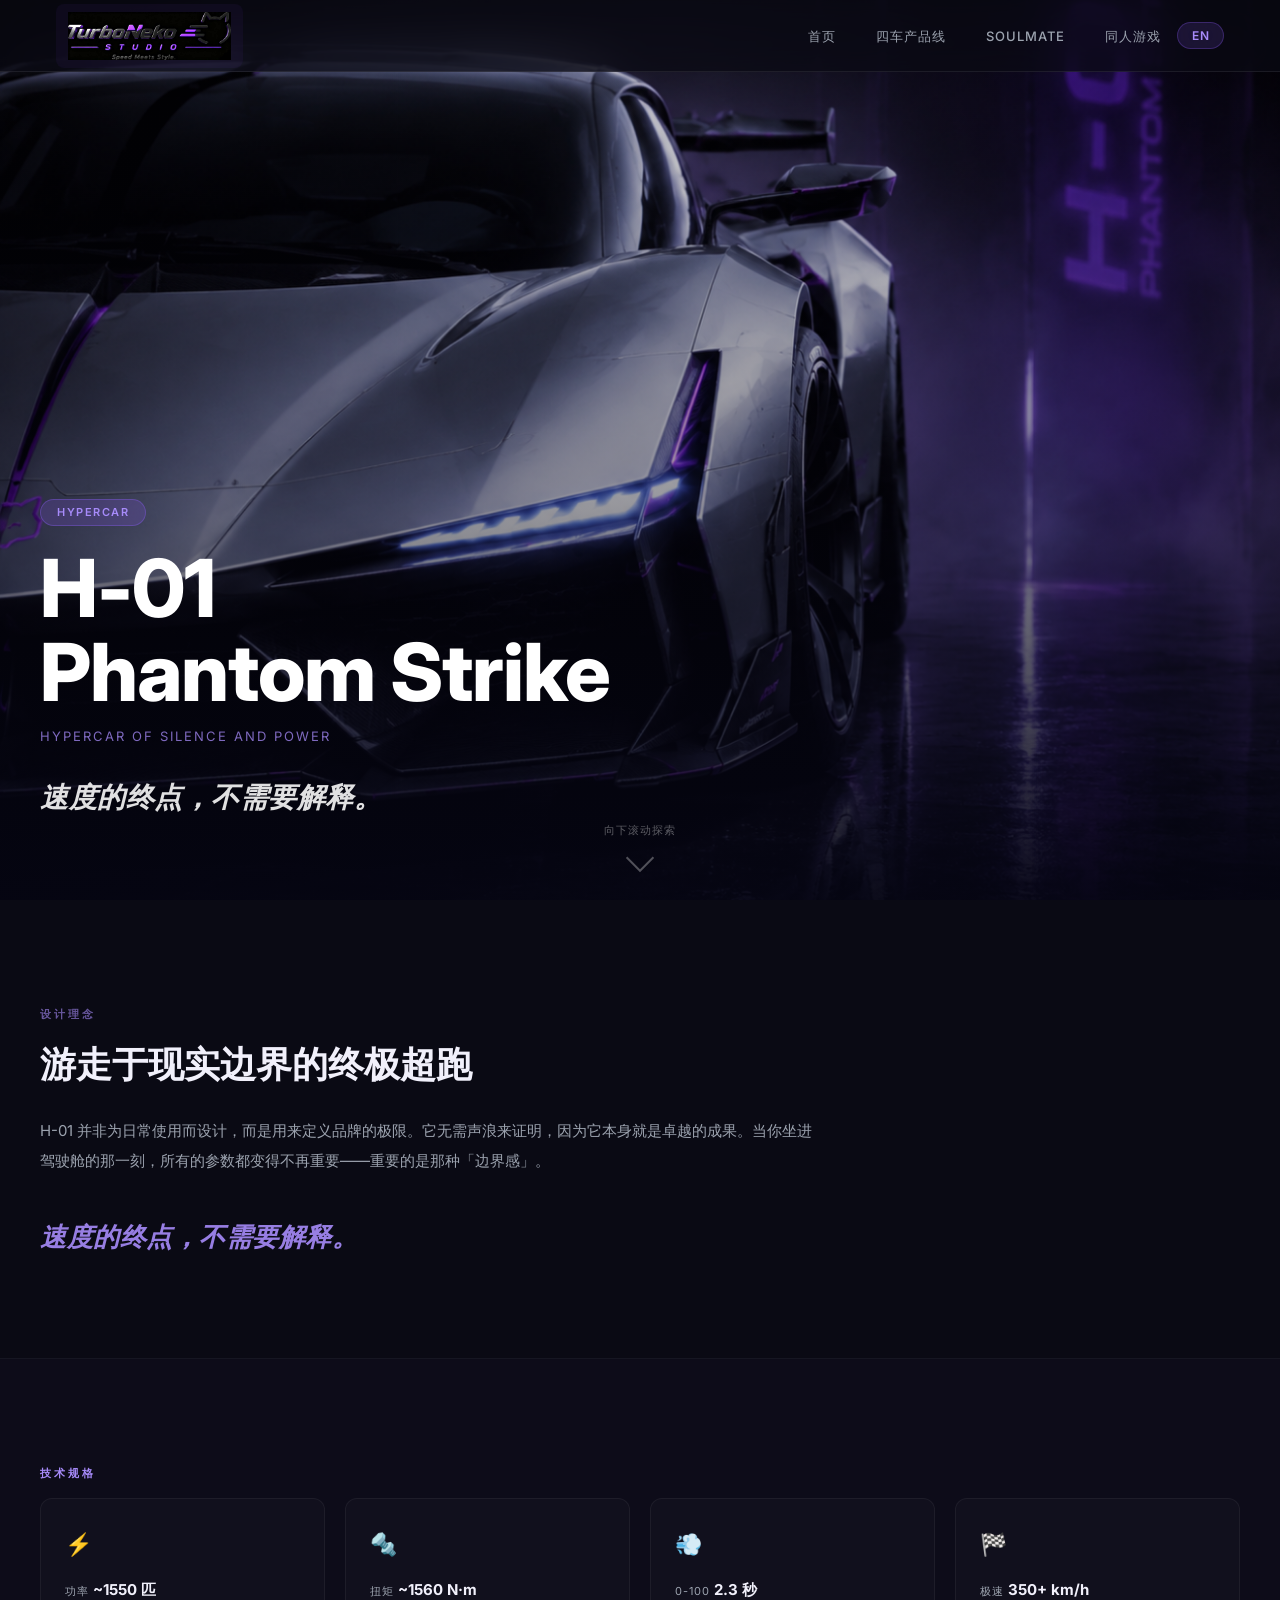
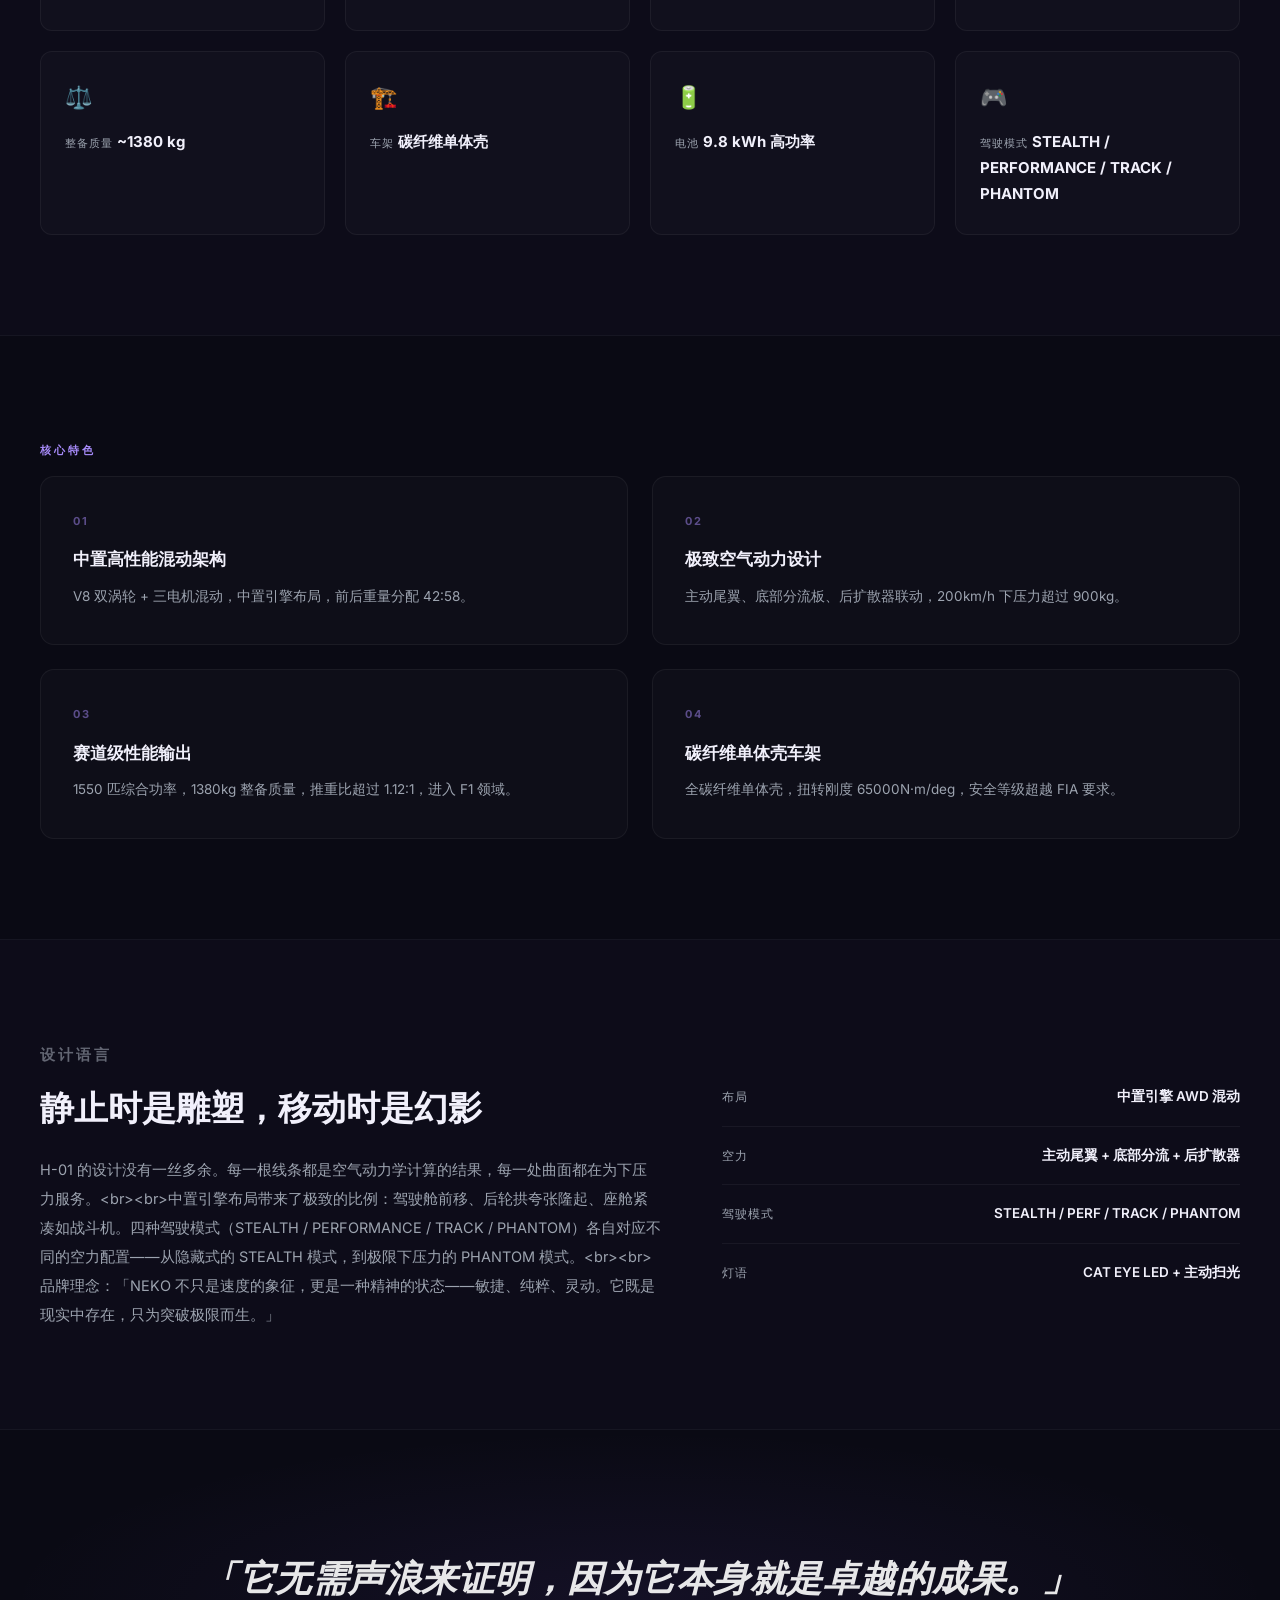
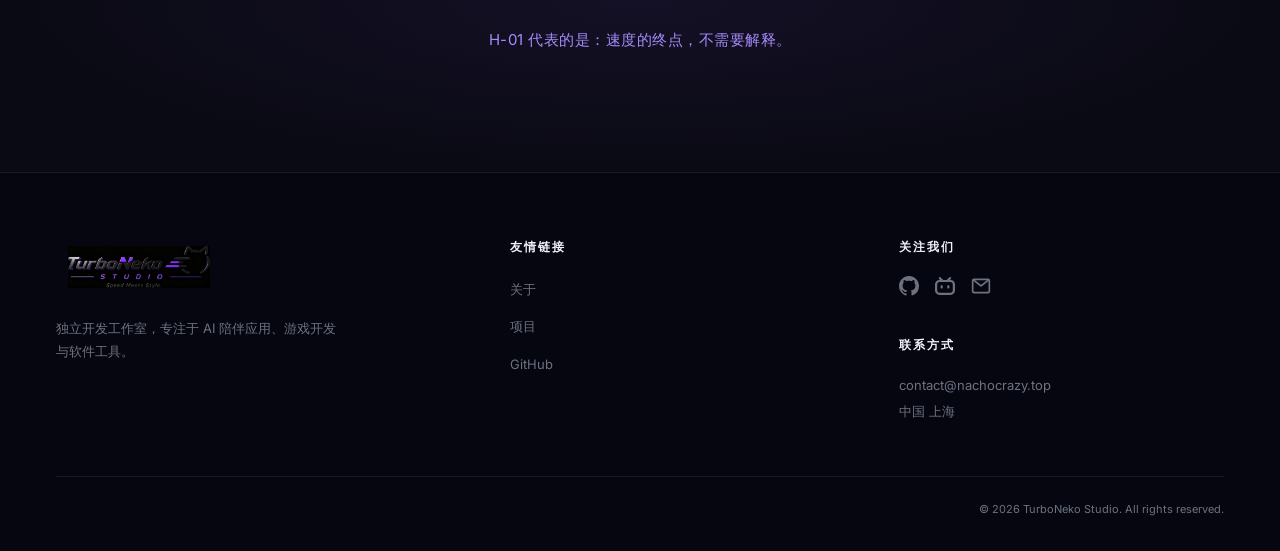
<file: cars/h-01/index.html>
<!DOCTYPE html>
<html lang="zh-CN" data-theme="dark">
<head>
    <meta charset="UTF-8">
    <meta name="viewport" content="width=device-width, initial-scale=1.0">
    <title>H-01 Phantom Strike — Hypercar | TurboNeko Studio</title>
    <meta name="description" content="H-01 Phantom Strike — TurboNeko 的终极之作。1550HP 混动超跑，0-100km/h 2.3 秒，速度的终点不需要解释。">
    <link rel="icon" href="../../avatar/logo.jpg" type="image/jpg">
    <link rel="stylesheet" href="../../style.css?v=5">
    <link rel="stylesheet" href="../cars.css?v=2">
    <link rel="stylesheet" href="../detail.css?v=2">
</head>
<body>

<!-- ========== 导航栏 ========== -->
<nav>
    <div class="nav-left">
        <a href="../../" class="nav-logo">
            <div class="nav-logo-img-wrap">
                <img src="../../logo.png" alt="TurboNeko Studio">
            </div>
        </a>
    </div>
    <div class="nav-right">
        <ul class="nav-links">
            <li><a href="../../" data-i18n="nav_home">首页</a></li>
            <li><a href="../" class="active" data-i18n="nav_cars">四车产品线</a></li>
            <li><a href="../../app_intro/" data-i18n="nav_app">SoulMate</a></li>
            <li><a href="../../game_intro/" data-i18n="nav_game">同人游戏</a></li>
        </ul>
        <div class="nav-controls">
            <button class="nav-lang-switch" id="langSwitch" title="Switch Language">
                <span class="lang-active" id="langLabel">EN</span>
            </button>
        </div>
        <button class="hamburger" onclick="document.getElementById('mobileMenu').classList.toggle('open')" aria-label="Open menu">
            <span></span><span></span><span></span>
        </button>
    </div>
</nav>

<!-- 移动端菜单 -->
<div class="mobile-menu" id="mobileMenu">
    <button class="close-btn" onclick="document.getElementById('mobileMenu').classList.remove('open')" aria-label="Close menu">
        <svg width="28" height="28" viewBox="0 0 24 24" fill="none" stroke="currentColor" stroke-width="2">
            <path d="M18 6L6 18M6 6l12 12"/>
        </svg>
    </button>
    <a href="../../">首页</a>
    <a href="../">四车产品线</a>
    <a href="../../app_intro/">SoulMate</a>
    <a href="../../game_intro/">同人游戏</a>
</div>

<!-- ======== Hero ======== -->
<section class="detail-hero">
    <div class="detail-hero-bg">
        <img src="car.png" alt="H-01 Phantom Strike">
    </div>
    <div class="detail-hero-overlay"></div>
    <div class="detail-hero-content">
        <span class="detail-hero-badge" data-i18n="car_h_badge">Hypercar</span>
        <h1 class="detail-hero-name">H-01<br>Phantom Strike</h1>
        <p class="detail-hero-sub">Hypercar of Silence and Power</p>
        <p class="detail-hero-tagline" data-i18n="car_h_tag">速度的终点，不需要解释。</p>
    </div>
    <div class="detail-hero-scroll">
        <span data-i18n="scroll_hint">向下滚动探索</span>
        <div class="scroll-arrow"></div>
    </div>
</section>

<!-- ======== Philosophy ======== -->
<section class="detail-section">
    <div class="detail-inner">
        <div class="detail-philosophy fade-up">
            <p class="section-label" data-i18n="section_philo">设计理念</p>
            <h2 data-i18n="car_h_philo_title">游走于现实边界的终极超跑</h2>
            <p class="philo-body" data-i18n="car_h_philo_body">
                H-01 并非为日常使用而设计，而是用来定义品牌的极限。
                它无需声浪来证明，因为它本身就是卓越的成果。当你坐进驾驶舱的那一刻，所有的参数都变得不再重要——重要的是那种「边界感」。
                H-01 代表的是——
            </p>
            <p class="philo-quote" data-i18n="car_h_tag">速度的终点，不需要解释。</p>
        </div>
    </div>
</section>

<!-- ======== Specs ======== -->
<section class="detail-section specs-section">
    <div class="detail-inner">
        <p class="section-label fade-up" data-i18n="section_specs">技术规格</p>
        <div class="specs-grid fade-up">
            <div class="spec-card">
                <span class="spec-card-icon">⚡</span>
                <span class="spec-card-label" data-i18n="spec_power">功率</span>
                <span class="spec-card-val">~1550 匹</span>
            </div>
            <div class="spec-card">
                <span class="spec-card-icon">🔩</span>
                <span class="spec-card-label" data-i18n="spec_torque">扭矩</span>
                <span class="spec-card-val">~1560 N·m</span>
            </div>
            <div class="spec-card">
                <span class="spec-card-icon">💨</span>
                <span class="spec-card-label" data-i18n="spec_accel">0-100 km/h</span>
                <span class="spec-card-val">2.3 秒</span>
            </div>
            <div class="spec-card">
                <span class="spec-card-icon">🏁</span>
                <span class="spec-card-label" data-i18n="spec_topspd">极速</span>
                <span class="spec-card-val">350+ km/h</span>
            </div>
            <div class="spec-card">
                <span class="spec-card-icon">⚖️</span>
                <span class="spec-card-label" data-i18n="spec_weight">整备质量</span>
                <span class="spec-card-val">~1380 kg</span>
            </div>
            <div class="spec-card">
                <span class="spec-card-icon">🏗️</span>
                <span class="spec-card-label" data-i18n="spec_chassis">车架</span>
                <span class="spec-card-val">碳纤维单体壳</span>
            </div>
            <div class="spec-card">
                <span class="spec-card-icon">🔋</span>
                <span class="spec-card-label">电池</span>
                <span class="spec-card-val">9.8 kWh 高功率</span>
            </div>
            <div class="spec-card">
                <span class="spec-card-icon">🎮</span>
                <span class="spec-card-label" data-i18n="spec_mode">驾驶模式</span>
                <span class="spec-card-val">STEALTH / PERFORMANCE / TRACK / PHANTOM</span>
            </div>
        </div>
    </div>
</section>

<!-- ======== Features ======== -->
<section class="detail-section features-section">
    <div class="detail-inner">
        <p class="section-label fade-up" data-i18n="section_features">核心特色</p>
        <div class="features-grid fade-up">
            <div class="feature-card">
                <div class="feature-num">01</div>
                <h4 data-i18n="car_h_f1">中置高性能混动架构</h4>
                <p data-i18n="car_h_f1d">V8 双涡轮 + 三电机混动，中置引擎布局，42:58 前后重量分配。</p>
            </div>
            <div class="feature-card">
                <div class="feature-num">02</div>
                <h4 data-i18n="car_h_f2">极致空气动力设计</h4>
                <p data-i18n="car_h_f2d">主动尾翼、底部分流板、后扩散器联动，200km/h 下压力超过 900kg。</p>
            </div>
            <div class="feature-card">
                <div class="feature-num">03</div>
                <h4 data-i18n="car_h_f3">赛道级性能输出</h4>
                <p data-i18n="car_h_f3d">1550 匹综合功率，1380kg 整备质量，推重比超过 1.12:1，进入 F1 领域。</p>
            </div>
            <div class="feature-card">
                <div class="feature-num">04</div>
                <h4 data-i18n="car_h_f4">碳纤维单体壳车架</h4>
                <p data-i18n="car_h_f4d">全碳纤维单体壳，扭转刚度 65000N·m/deg，安全等级超越 FIA 要求。</p>
            </div>
        </div>
    </div>
</section>

<!-- ======== Design ======== -->
<section class="detail-section design-section">
    <div class="detail-inner">
        <div class="design-showcase fade-up">
            <div class="design-text">
                <p class="section-label" data-i18n="section_design">设计语言</p>
                <h2 data-i18n="car_h_design_title">静止时是雕塑，移动时是幻影</h2>
                <p data-i18n="car_h_design_body">
                    H-01 的设计没有一丝多余。每一根线条都是空气动力学计算的结果，每一处曲面都在为下压力服务。<br><br>
                    中置引擎布局带来了极致的比例：驾驶舱前移、后轮拱夸张隆起、座舱紧凑如战斗机。
                    四种驾驶模式（STEALTH / PERFORMANCE / TRACK / PHANTOM）各自对应不同的空力配置——从隐藏式的 STEALTH 模式，到极限下压力的 PHANTOM 模式。<br><br>
                    品牌理念：「NEKO 不只是速度的象征，更是一种精神的状态——敏捷、纯粹、灵动。它既存在于现实中，只为突破极限而生。」
                </p>
            </div>
            <div class="design-specs">
                <div class="design-spec-item">
                    <span class="ds-label" data-i18n="spec_layout">布局</span>
                    <span class="ds-val">中置引擎 AWD 混动</span>
                </div>
                <div class="design-spec-item">
                    <span class="ds-label" data-i18n="spec_aero">空力</span>
                    <span class="ds-val">主动尾翼 + 底部分流 + 后扩散器</span>
                </div>
                <div class="design-spec-item">
                    <span class="ds-label" data-i18n="spec_mode">模式</span>
                    <span class="ds-val">STEALTH / PERF / TRACK / PHANTOM</span>
                </div>
                <div class="design-spec-item">
                    <span class="ds-label" data-i18n="spec_light">灯语</span>
                    <span class="ds-val">CAT EYE LED + 主动扫光</span>
                </div>
            </div>
        </div>
    </div>
</section>

<!-- ======== Quote ======== -->
<section class="detail-quote-banner">
    <div class="detail-inner">
        <p class="quote-text fade-up" data-i18n="car_h_quote">
            「它无需声浪来证明，因为它本身就是卓越的成果。」
        </p>
        <p class="quote-sub fade-up" data-i18n="car_h_quote2">H-01 代表的是：速度的终点，不需要解释。</p>
    </div>
</section>

<!-- ======== Footer ======== -->
<footer>
    <div class="footer-inner">
        <div class="footer-brand">
            <div class="footer-logo-wrap">
                <img src="../../logo.png" alt="TurboNeko Studio">
            </div>
            <p data-i18n="footer_desc">
                致力于二次元文化、汽车文化与科技创意的跨界融合。<br>
                通过视觉、产品与游戏，打造速度与风格并存的独特体验。
            </p>
        </div>
        <div class="footer-col">
            <h5 data-i18n="footer_links">快速链接</h5>
            <ul class="footer-links">
                <li><a href="../../#about">关于</a></li>
                <li><a href="../../#projects">项目</a></li>
                <li><a href="https://github.com/nachocrazy" target="_blank" rel="noopener">GitHub</a></li>
            </ul>
        </div>
        <div class="footer-col">
            <h5 data-i18n="footer_follow">关注我们</h5>
            <div class="social-icons">
                <a href="https://github.com/nachocrazy" title="GitHub" target="_blank" rel="noopener">
                    <svg viewBox="0 0 24 24" fill="currentColor"><path d="M12 0C5.37 0 0 5.37 0 12c0 5.31 3.435 9.795 8.205 11.385.6.105.825-.255.825-.57 0-.285-.015-1.23-.015-2.235-3.015.555-3.795-.735-4.035-1.41-.135-.345-.72-1.41-1.23-1.695-.42-.225-1.02-.78-.015-.795.945-.015 1.62.87 1.845 1.23 1.08 1.815 2.805 1.305 3.495.99.105-.78.42-1.305.765-1.605-2.67-.3-5.46-1.335-5.46-5.925 0-1.305.465-2.385 1.23-3.225-.12-.3-.54-1.53.12-3.18 0 0 1.005-.315 3.3 1.23.96-.27 1.98-.405 3-.405s2.04.135 3 .405c2.295-1.56 3.3-1.23 3.3-1.23.66 1.65.24 2.88.12 3.18.765.84 1.23 1.905 1.23 3.225 0 4.605-2.805 5.625-5.475 5.925.435.375.81 1.095.81 2.22 0 1.605-.015 2.895-.015 3.3 0 .315.225.69.825.57A12.02 12.02 0 0 0 24 12c0-6.63-5.37-12-12-12z"/></svg>
                </a>
                <a href="https://space.bilibili.com/1800466245" title="Bilibili" target="_blank" rel="noopener">
                    <svg viewBox="0 0 24 24" fill="currentColor"><path d="M17.813 4.653h.854c1.51.054 2.769.578 3.773 1.574 1.004.995 1.524 2.249 1.56 3.76v7.36c-.036 1.51-.556 2.769-1.56 3.773s-2.262 1.524-3.773 1.56H5.333c-1.51-.036-2.769-.556-3.773-1.56S.036 18.858 0 17.347v-7.36c.036-1.511.556-2.765 1.56-3.76 1.004-.996 2.262-1.52 3.773-1.574h.774l-1.174-1.12a1.234 1.234 0 0 1-.373-.906c0-.356.124-.658.373-.907l.027-.027c.267-.249.573-.373.92-.373.347 0 .653.124.92.373L9.653 4.44c.071.071.134.142.187.213h4.267a.836.836 0 0 1 .16-.213l2.853-2.747c.267-.249.573-.373.92-.373.347 0 .662.151.929.4.267.249.391.551.391.907 0 .355-.124.657-.373.906zM5.333 7.24c-.746.018-1.373.276-1.88.773-.506.498-.769 1.13-.786 1.894v7.52c.017.764.28 1.395.786 1.893.507.498 1.134.756 1.88.773h13.334c.746-.017 1.373-.275 1.88-.773.506-.498.769-1.129.786-1.893v-7.52c-.017-.765-.28-1.396-.786-1.894-.507-.497-1.134-.755-1.88-.773zM8 11.107c.373 0 .684.124.933.373.25.249.383.569.4.96v1.173c-.017.391-.15.711-.4.96-.249.25-.56.374-.933.374s-.684-.125-.933-.374c-.25-.249-.383-.569-.4-.96V12.44c.017-.391.15-.711.4-.96.249-.249.56-.373.933-.373zm8 0c.373 0 .684.124.933.373.25.249.383.569.4.96v1.173c-.017.391-.15.711-.4.96-.249.25-.56.374-.933.374s-.684-.125-.933-.374c-.25-.249-.383-.569-.4-.96V12.44c.017-.391.15-.711.4-.96.249-.249.56-.373.933-.373z"/></svg>
                </a>
                <a href="mailto:contact@nachocrazy.top" title="Email">
                    <svg viewBox="0 0 24 24" fill="none" stroke="currentColor" stroke-width="2"><rect x="2" y="4" width="20" height="16" rx="2"/><path d="M22 4l-10 8L2 4"/></svg>
                </a>
            </div>
            <h5 data-i18n="footer_contact">联系方式</h5>
            <div class="contact-info">
                <p>contact@nachocrazy.top</p>
                <p data-i18n="footer_location">Shanghai, China</p>
            </div>
        </div>
    </div>
    <div class="footer-bottom">
        <p>&copy; 2026 TurboNeko Studio. All rights reserved.</p>
    </div>
</footer>

<script src="../../script.js?v=5"></script>
<script src="../cars.js?v=2"></script>
<script src="../detail.js?v=2"></script>
</body>
</html>
</file>
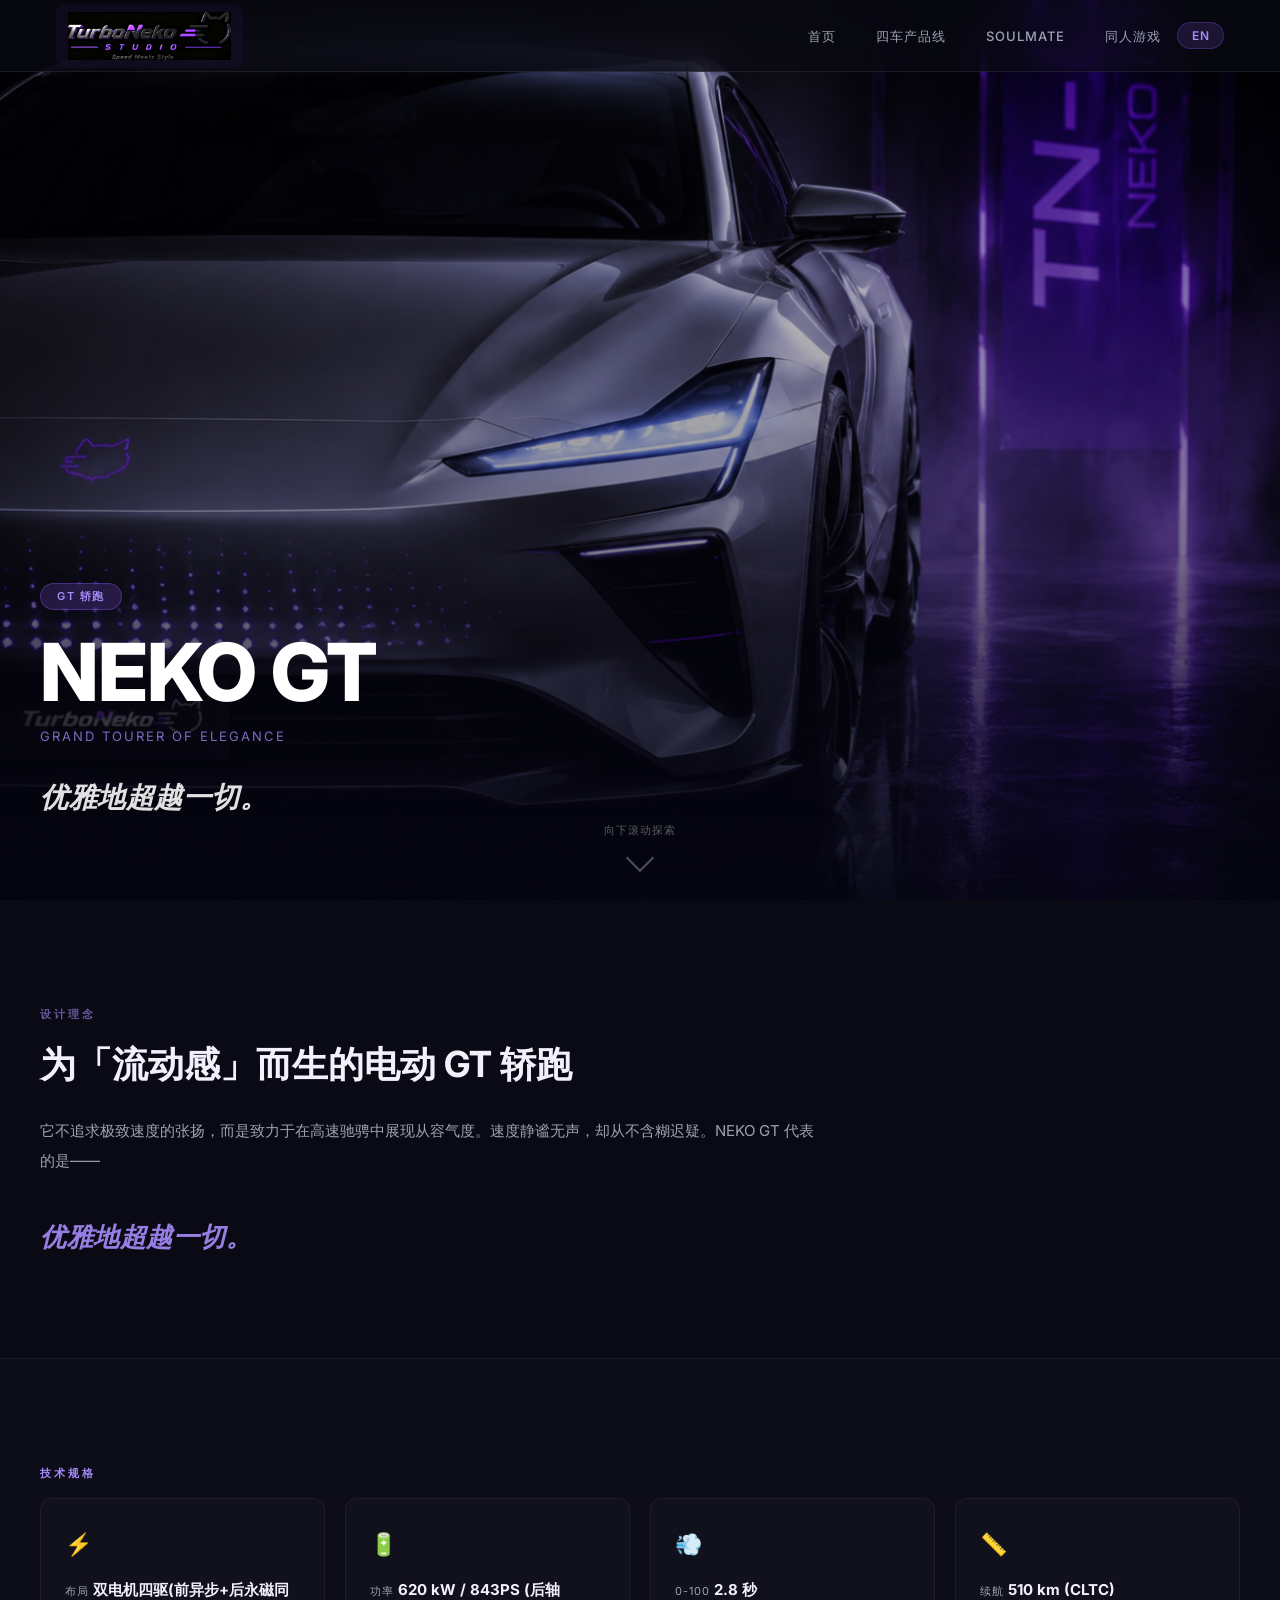
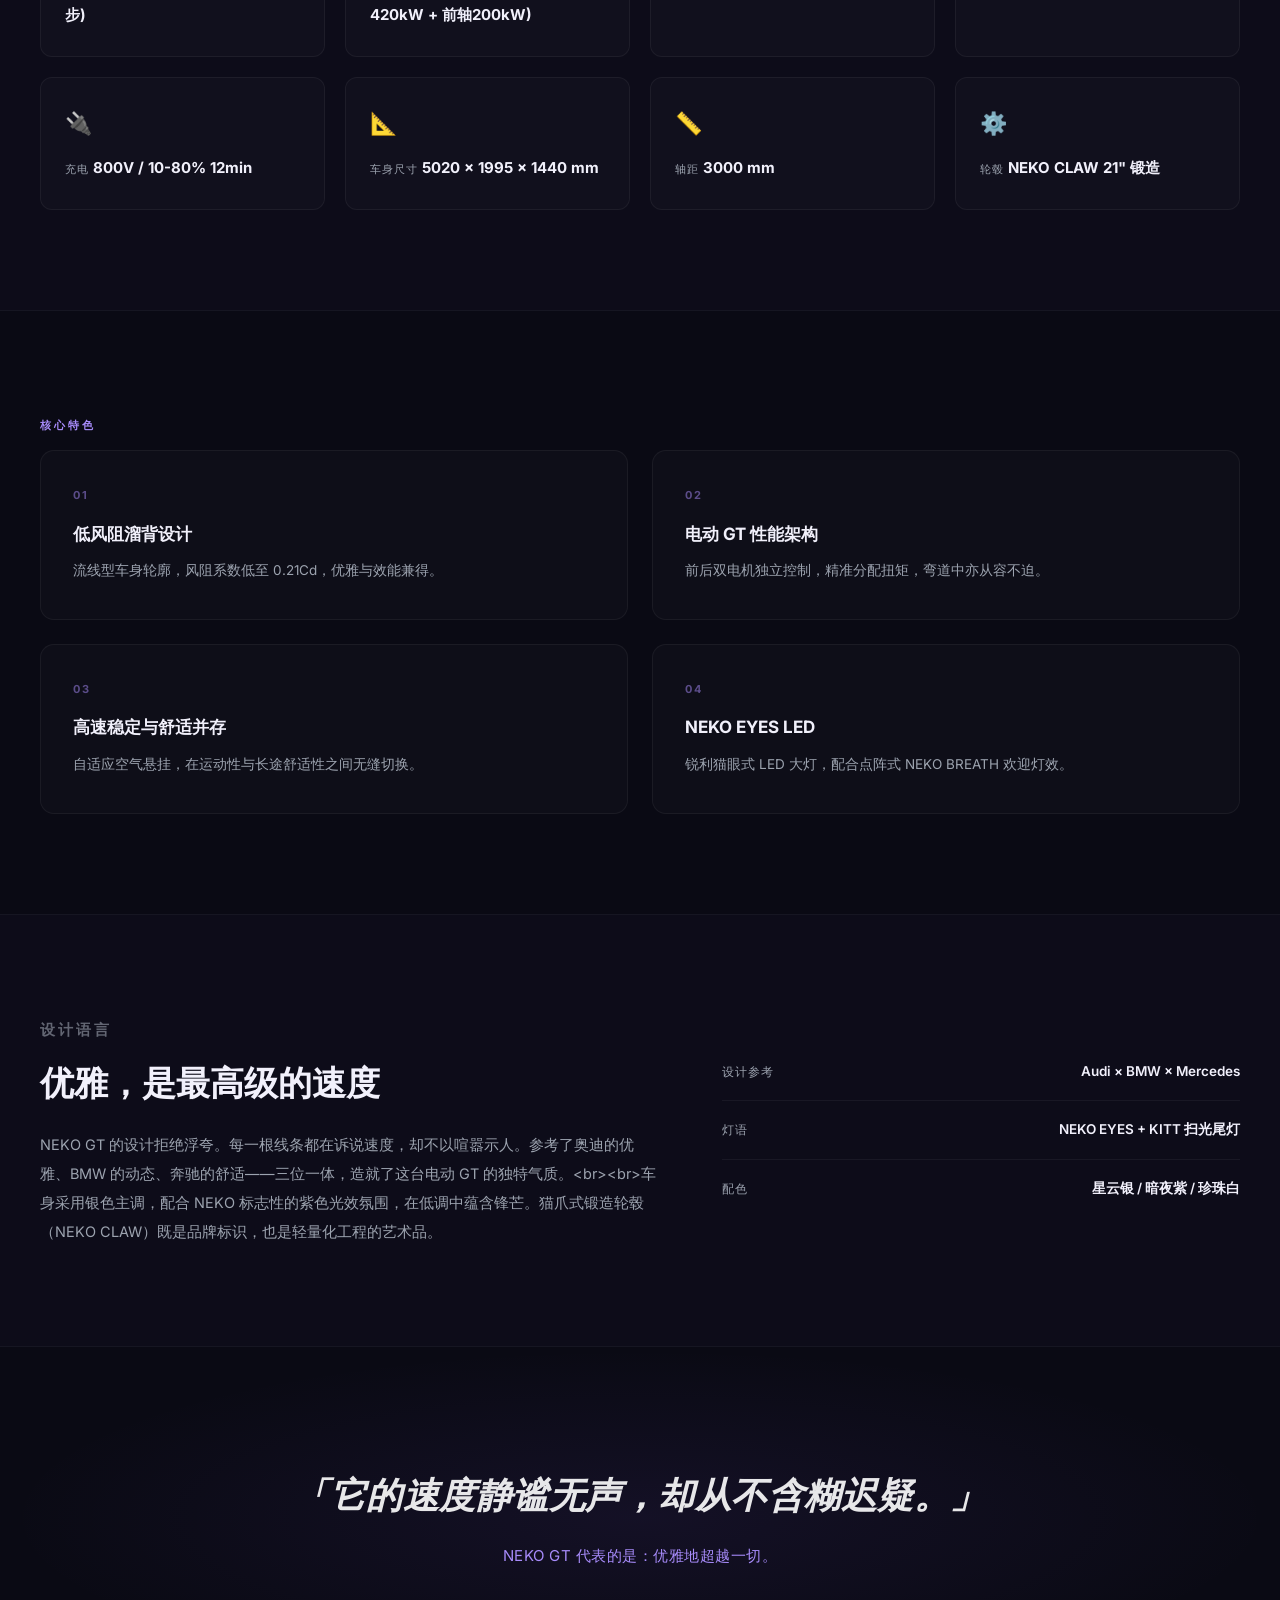
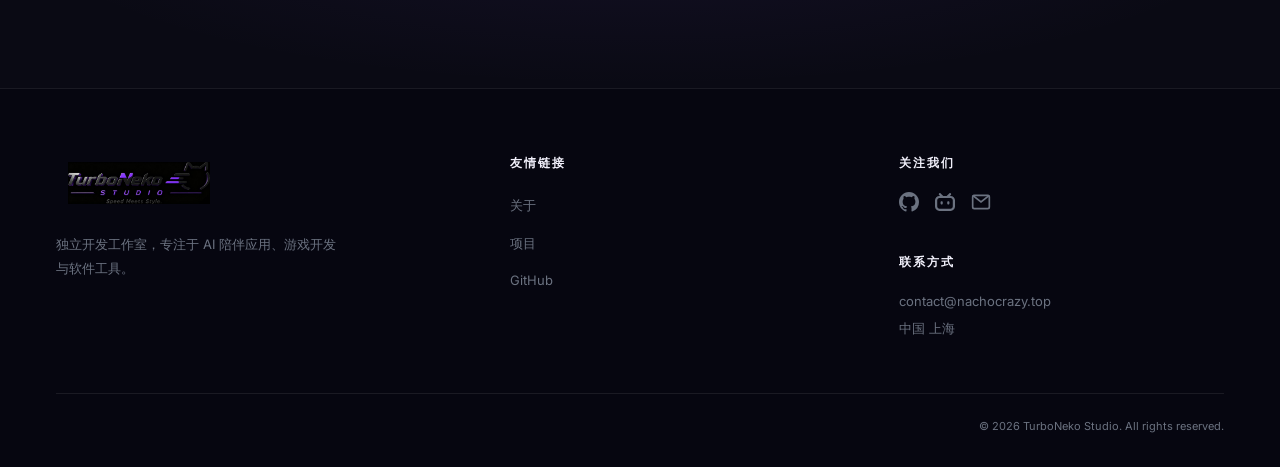
<file: cars/neko-gt/index.html>
<!DOCTYPE html>
<html lang="zh-CN" data-theme="dark">
<head>
    <meta charset="UTF-8">
    <meta name="viewport" content="width=device-width, initial-scale=1.0">
    <title>NEKO GT — 电动 GT 轿跑 | TurboNeko Studio</title>
    <meta name="description" content="NEKO GT — 为「流动感」而生的电动 GT 轿跑。680kW 双电机，0-100km/h 2.3 秒，优雅地超越一切。">
    <link rel="icon" href="../../avatar/logo.jpg" type="image/jpg">
    <link rel="stylesheet" href="../../style.css?v=5">
    <link rel="stylesheet" href="../cars.css?v=2">
    <link rel="stylesheet" href="../detail.css?v=2">
</head>
<body>

<!-- ========== 导航栏 ========== -->
<nav>
    <div class="nav-left">
        <a href="../../" class="nav-logo">
            <div class="nav-logo-img-wrap">
                <img src="../../logo.png" alt="TurboNeko Studio">
            </div>
        </a>
    </div>
    <div class="nav-right">
        <ul class="nav-links">
            <li><a href="../../" data-i18n="nav_home">首页</a></li>
            <li><a href="../" class="active" data-i18n="nav_cars">四车产品线</a></li>
            <li><a href="../../app_intro/" data-i18n="nav_app">SoulMate</a></li>
            <li><a href="../../game_intro/" data-i18n="nav_game">同人游戏</a></li>
        </ul>
        <div class="nav-controls">
            <button class="nav-lang-switch" id="langSwitch" title="Switch Language">
                <span class="lang-active" id="langLabel">EN</span>
            </button>
        </div>
        <button class="hamburger" onclick="document.getElementById('mobileMenu').classList.toggle('open')" aria-label="Open menu">
            <span></span><span></span><span></span>
        </button>
    </div>
</nav>

<!-- 移动端菜单 -->
<div class="mobile-menu" id="mobileMenu">
    <button class="close-btn" onclick="document.getElementById('mobileMenu').classList.remove('open')" aria-label="Close menu">
        <svg width="28" height="28" viewBox="0 0 24 24" fill="none" stroke="currentColor" stroke-width="2">
            <path d="M18 6L6 18M6 6l12 12"/>
        </svg>
    </button>
    <a href="../../">首页</a>
    <a href="../">四车产品线</a>
    <a href="../../app_intro/">SoulMate</a>
    <a href="../../game_intro/">同人游戏</a>
</div>

<!-- ======== Hero ======== -->
<section class="detail-hero">
    <div class="detail-hero-bg">
        <img src="car.png" alt="NEKO GT">
    </div>
    <div class="detail-hero-overlay"></div>
    <div class="detail-hero-content">
        <span class="detail-hero-badge" data-i18n="car_gt_badge">GT 轿跑</span>
        <h1 class="detail-hero-name">NEKO GT</h1>
        <p class="detail-hero-sub">Grand Tourer of Elegance</p>
        <p class="detail-hero-tagline" data-i18n="car_gt_tag">优雅地超越一切。</p>
    </div>
    <div class="detail-hero-scroll">
        <span data-i18n="scroll_hint">向下滚动探索</span>
        <div class="scroll-arrow"></div>
    </div>
</section>

<!-- ======== Philosophy ======== -->
<section class="detail-section">
    <div class="detail-inner">
        <div class="detail-philosophy fade-up">
            <p class="section-label" data-i18n="section_philo">设计理念</p>
            <h2 data-i18n="car_gt_philo_title">为「流动感」而生的电动 GT 轿跑</h2>
            <p class="philo-body" data-i18n="car_gt_philo_body">
                它不追求极致速度的张扬，而是致力于在高速驰骋中展现从容气度。
                速度静谧无声，却从不含糊迟疑。NEKO GT 代表的是——
            </p>
            <p class="philo-quote" data-i18n="car_gt_tag">优雅地超越一切。</p>
        </div>
    </div>
</section>

<!-- ======== Specs ======== -->
<section class="detail-section specs-section">
    <div class="detail-inner">
        <p class="section-label fade-up" data-i18n="section_specs">技术规格</p>
        <div class="specs-grid fade-up">
            <div class="spec-card">
                <span class="spec-card-icon">⚡</span>
                <span class="spec-card-label" data-i18n="spec_layout">布局</span>
                <span class="spec-card-val">双电机四驱(前异步+后永磁同步)</span>
            </div>
            <div class="spec-card">
                <span class="spec-card-icon">🔋</span>
                <span class="spec-card-label" data-i18n="spec_power">功率</span>
                <span class="spec-card-val">620 kW / 843PS (后轴420kW + 前轴200kW)</span>
            </div>
            <div class="spec-card">
                <span class="spec-card-icon">💨</span>
                <span class="spec-card-label" data-i18n="spec_accel">0-100 km/h</span>
                <span class="spec-card-val">2.8 秒</span>
            </div>
            <div class="spec-card">
                <span class="spec-card-icon">📏</span>
                <span class="spec-card-label" data-i18n="spec_range">续航 (CLTC)</span>
                <span class="spec-card-val">510 km (CLTC)</span>
            </div>
            <div class="spec-card">
                <span class="spec-card-icon">🔌</span>
                <span class="spec-card-label" data-i18n="spec_charge">充电</span>
                <span class="spec-card-val">800V / 10-80% 12min</span>
            </div>
            <div class="spec-card">
                <span class="spec-card-icon">📐</span>
                <span class="spec-card-label" data-i18n="spec_size">车身尺寸</span>
                <span class="spec-card-val">5020 × 1995 × 1440 mm</span>
            </div>
            <div class="spec-card">
                <span class="spec-card-icon">📏</span>
                <span class="spec-card-label" data-i18n="spec_wheelbase">轴距</span>
                <span class="spec-card-val">3000 mm</span>
            </div>
            <div class="spec-card">
                <span class="spec-card-icon">⚙️</span>
                <span class="spec-card-label" data-i18n="spec_wheels">轮毂</span>
                <span class="spec-card-val">NEKO CLAW 21" 锻造</span>
            </div>
        </div>
    </div>
</section>

<!-- ======== Features ======== -->
<section class="detail-section features-section">
    <div class="detail-inner">
        <p class="section-label fade-up" data-i18n="section_features">核心特色</p>
        <div class="features-grid fade-up">
            <div class="feature-card">
                <div class="feature-num">01</div>
                <h4 data-i18n="car_gt_f1">低风阻溜背设计</h4>
                <p data-i18n="car_gt_f1d">流线型车身轮廓，风阻系数低至 0.21Cd，优雅与效能兼得。</p>
            </div>
            <div class="feature-card">
                <div class="feature-num">02</div>
                <h4 data-i18n="car_gt_f2">电动 GT 性能架构</h4>
                <p data-i18n="car_gt_f2d">前后双电机独立控制，精准分配扭矩，弯道中亦从容不迫。</p>
            </div>
            <div class="feature-card">
                <div class="feature-num">03</div>
                <h4 data-i18n="car_gt_f3">高速稳定与舒适并存</h4>
                <p data-i18n="car_gt_f3d">自适应空气悬挂，在运动性与长途舒适性之间无缝切换。</p>
            </div>
            <div class="feature-card">
                <div class="feature-num">04</div>
                <h4 data-i18n="car_gt_f4">NEKO EYES LED</h4>
                <p data-i18n="car_gt_f4d">锐利猫眼式 LED 大灯，配合点阵式 NEKO BREATH 欢迎灯效。</p>
            </div>
        </div>
    </div>
</section>

<!-- ======== Design Detail ======== -->
<section class="detail-section design-section">
    <div class="detail-inner">
        <div class="design-showcase fade-up">
            <div class="design-text">
                <p class="section-label" data-i18n="section_design">设计语言</p>
                <h2 data-i18n="car_gt_design_title">优雅，是最高级的速度</h2>
                <p data-i18n="car_gt_design_body">
                    NEKO GT 的设计拒绝浮夸。每一根线条都在诉说速度，却不以喧嚣示人。
                    参考了奥迪的优雅、BMW 的动态、奔驰的舒适——三位一体，造就了这台电动 GT 的独特气质。
                    <br><br>
                    车身采用银色主调，配合 NEKO 标志性的紫色光效氛围，
                    在低调中蕴含锋芒。猫爪式锻造轮毂（NEKO CLAW）既是品牌标识，也是轻量化工程的艺术品。
                </p>
            </div>
            <div class="design-specs">
                <div class="design-spec-item">
                    <span class="ds-label" data-i18n="spec_ref">设计参考</span>
                    <span class="ds-val">Audi × BMW × Mercedes</span>
                </div>
                <div class="design-spec-item">
                    <span class="ds-label" data-i18n="spec_light">灯语</span>
                    <span class="ds-val">NEKO EYES + KITT 扫光尾灯</span>
                </div>
                <div class="design-spec-item">
                    <span class="ds-label" data-i18n="spec_color">配色</span>
                    <span class="ds-val">星云银 / 暗夜紫 / 珍珠白</span>
                </div>
            </div>
        </div>
    </div>
</section>

<!-- ======== Quote Banner ======== -->
<section class="detail-quote-banner">
    <div class="detail-inner">
        <p class="quote-text fade-up" data-i18n="car_gt_quote">
            「它的速度静谧无声，却从不含糊迟疑。」
        </p>
        <p class="quote-sub fade-up" data-i18n="car_gt_quote2">NEKO GT 代表的是：优雅地超越一切。</p>
    </div>
</section>

<!-- ======== Footer ======== -->
<footer>
    <div class="footer-inner">
        <div class="footer-brand">
            <div class="footer-logo-wrap">
                <img src="../../logo.png" alt="TurboNeko Studio">
            </div>
            <p data-i18n="footer_desc">
                致力于二次元文化、汽车文化与科技创意的跨界融合。<br>
                通过视觉、产品与游戏，打造速度与风格并存的独特体验。
            </p>
        </div>
        <div class="footer-col">
            <h5 data-i18n="footer_links">快速链接</h5>
            <ul class="footer-links">
                <li><a href="../../#about">关于</a></li>
                <li><a href="../../#projects">项目</a></li>
                <li><a href="https://github.com/nachocrazy" target="_blank" rel="noopener">GitHub</a></li>
            </ul>
        </div>
        <div class="footer-col">
            <h5 data-i18n="footer_follow">关注我们</h5>
            <div class="social-icons">
                <a href="https://github.com/nachocrazy" title="GitHub" target="_blank" rel="noopener">
                    <svg viewBox="0 0 24 24" fill="currentColor"><path d="M12 0C5.37 0 0 5.37 0 12c0 5.31 3.435 9.795 8.205 11.385.6.105.825-.255.825-.57 0-.285-.015-1.23-.015-2.235-3.015.555-3.795-.735-4.035-1.41-.135-.345-.72-1.41-1.23-1.695-.42-.225-1.02-.78-.015-.795.945-.015 1.62.87 1.845 1.23 1.08 1.815 2.805 1.305 3.495.99.105-.78.42-1.305.765-1.605-2.67-.3-5.46-1.335-5.46-5.925 0-1.305.465-2.385 1.23-3.225-.12-.3-.54-1.53.12-3.18 0 0 1.005-.315 3.3 1.23.96-.27 1.98-.405 3-.405s2.04.135 3 .405c2.295-1.56 3.3-1.23 3.3-1.23.66 1.65.24 2.88.12 3.18.765.84 1.23 1.905 1.23 3.225 0 4.605-2.805 5.625-5.475 5.925.435.375.81 1.095.81 2.22 0 1.605-.015 2.895-.015 3.3 0 .315.225.69.825.57A12.02 12.02 0 0 0 24 12c0-6.63-5.37-12-12-12z"/></svg>
                </a>
                <a href="https://space.bilibili.com/1800466245" title="Bilibili" target="_blank" rel="noopener">
                    <svg viewBox="0 0 24 24" fill="currentColor"><path d="M17.813 4.653h.854c1.51.054 2.769.578 3.773 1.574 1.004.995 1.524 2.249 1.56 3.76v7.36c-.036 1.51-.556 2.769-1.56 3.773s-2.262 1.524-3.773 1.56H5.333c-1.51-.036-2.769-.556-3.773-1.56S.036 18.858 0 17.347v-7.36c.036-1.511.556-2.765 1.56-3.76 1.004-.996 2.262-1.52 3.773-1.574h.774l-1.174-1.12a1.234 1.234 0 0 1-.373-.906c0-.356.124-.658.373-.907l.027-.027c.267-.249.573-.373.92-.373.347 0 .653.124.92.373L9.653 4.44c.071.071.134.142.187.213h4.267a.836.836 0 0 1 .16-.213l2.853-2.747c.267-.249.573-.373.92-.373.347 0 .662.151.929.4.267.249.391.551.391.907 0 .355-.124.657-.373.906zM5.333 7.24c-.746.018-1.373.276-1.88.773-.506.498-.769 1.13-.786 1.894v7.52c.017.764.28 1.395.786 1.893.507.498 1.134.756 1.88.773h13.334c.746-.017 1.373-.275 1.88-.773.506-.498.769-1.129.786-1.893v-7.52c-.017-.765-.28-1.396-.786-1.894-.507-.497-1.134-.755-1.88-.773zM8 11.107c.373 0 .684.124.933.373.25.249.383.569.4.96v1.173c-.017.391-.15.711-.4.96-.249.25-.56.374-.933.374s-.684-.125-.933-.374c-.25-.249-.383-.569-.4-.96V12.44c.017-.391.15-.711.4-.96.249-.249.56-.373.933-.373zm8 0c.373 0 .684.124.933.373.25.249.383.569.4.96v1.173c-.017.391-.15.711-.4.96-.249.25-.56.374-.933.374s-.684-.125-.933-.374c-.25-.249-.383-.569-.4-.96V12.44c.017-.391.15-.711.4-.96.249-.249.56-.373.933-.373z"/></svg>
                </a>
                <a href="mailto:contact@nachocrazy.top" title="Email">
                    <svg viewBox="0 0 24 24" fill="none" stroke="currentColor" stroke-width="2"><rect x="2" y="4" width="20" height="16" rx="2"/><path d="M22 4l-10 8L2 4"/></svg>
                </a>
            </div>
            <h5 data-i18n="footer_contact">联系方式</h5>
            <div class="contact-info">
                <p>contact@nachocrazy.top</p>
                <p data-i18n="footer_location">Shanghai, China</p>
            </div>
        </div>
    </div>
    <div class="footer-bottom">
        <p>&copy; 2026 TurboNeko Studio. All rights reserved.</p>
    </div>
</footer>

<script src="../../script.js?v=5"></script>
<script src="../cars.js?v=2"></script>
<script src="../detail.js?v=2"></script>
</body>
</html>
</file>
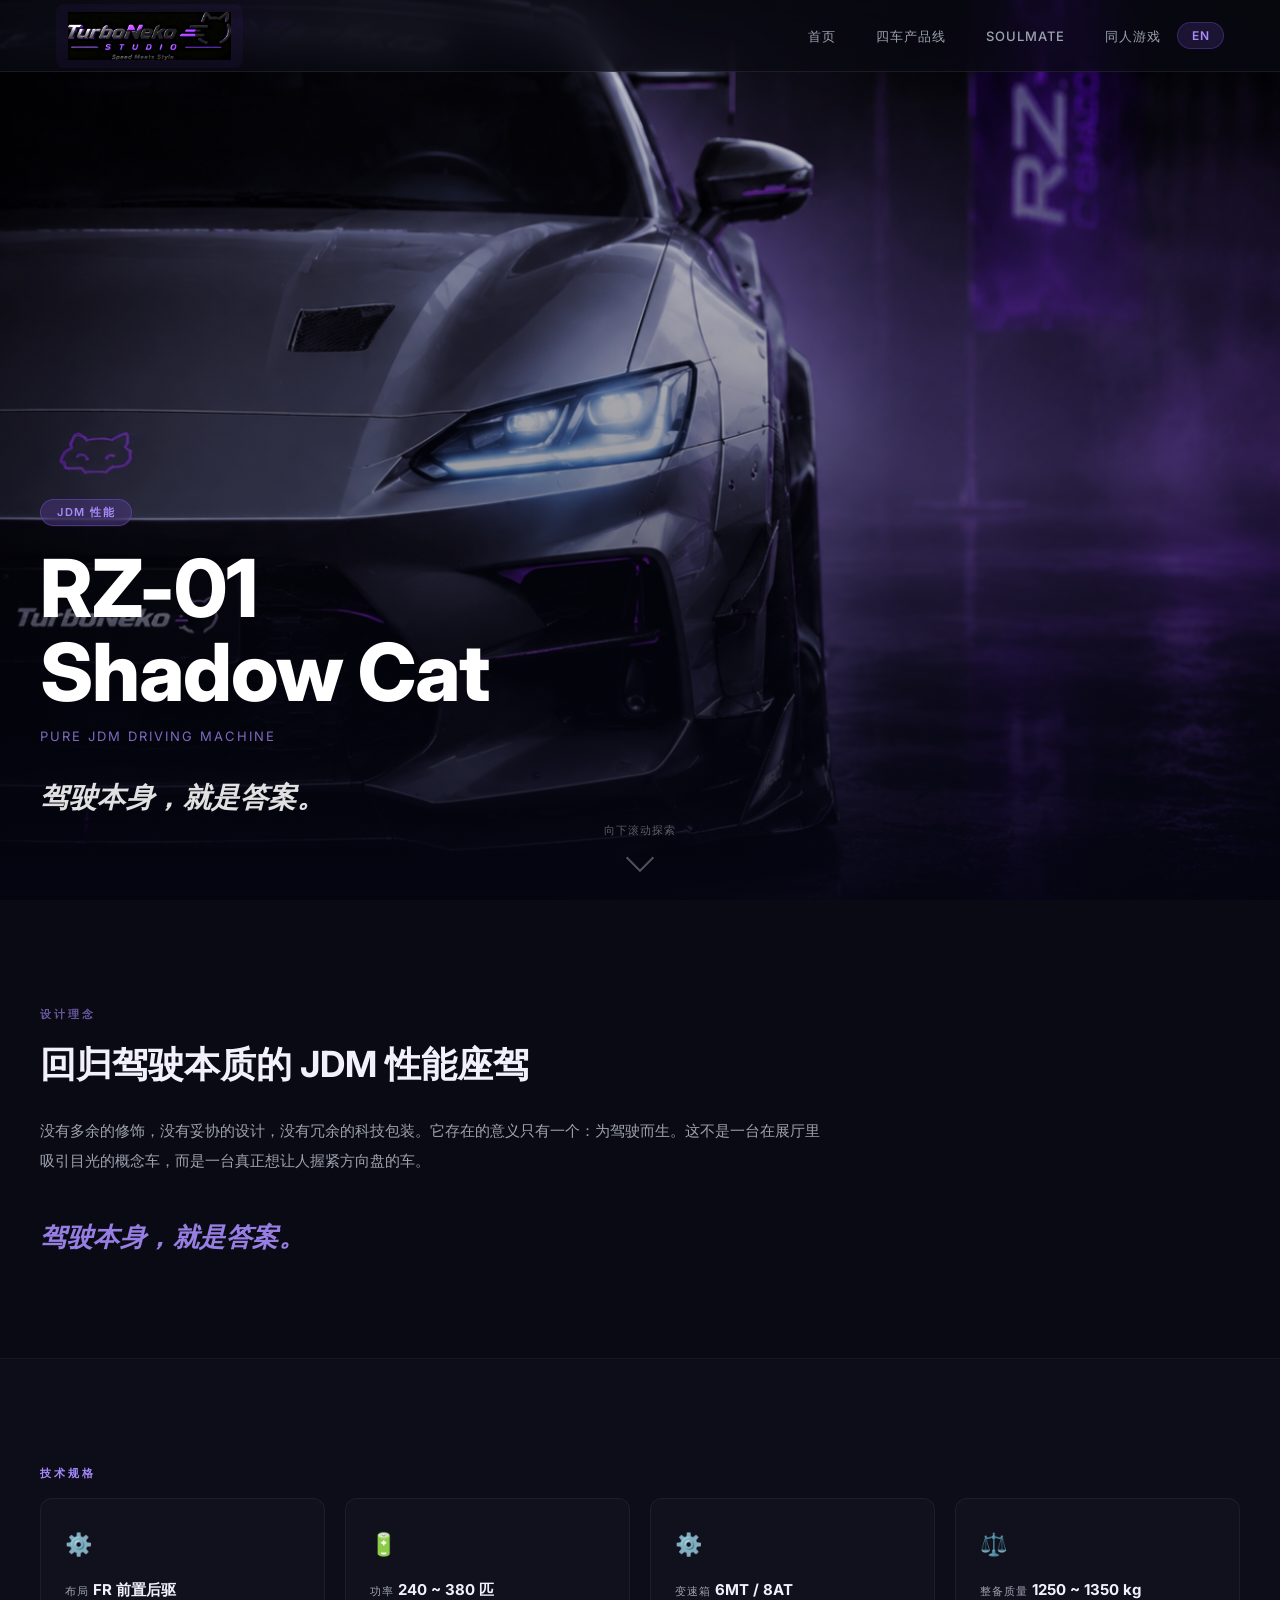
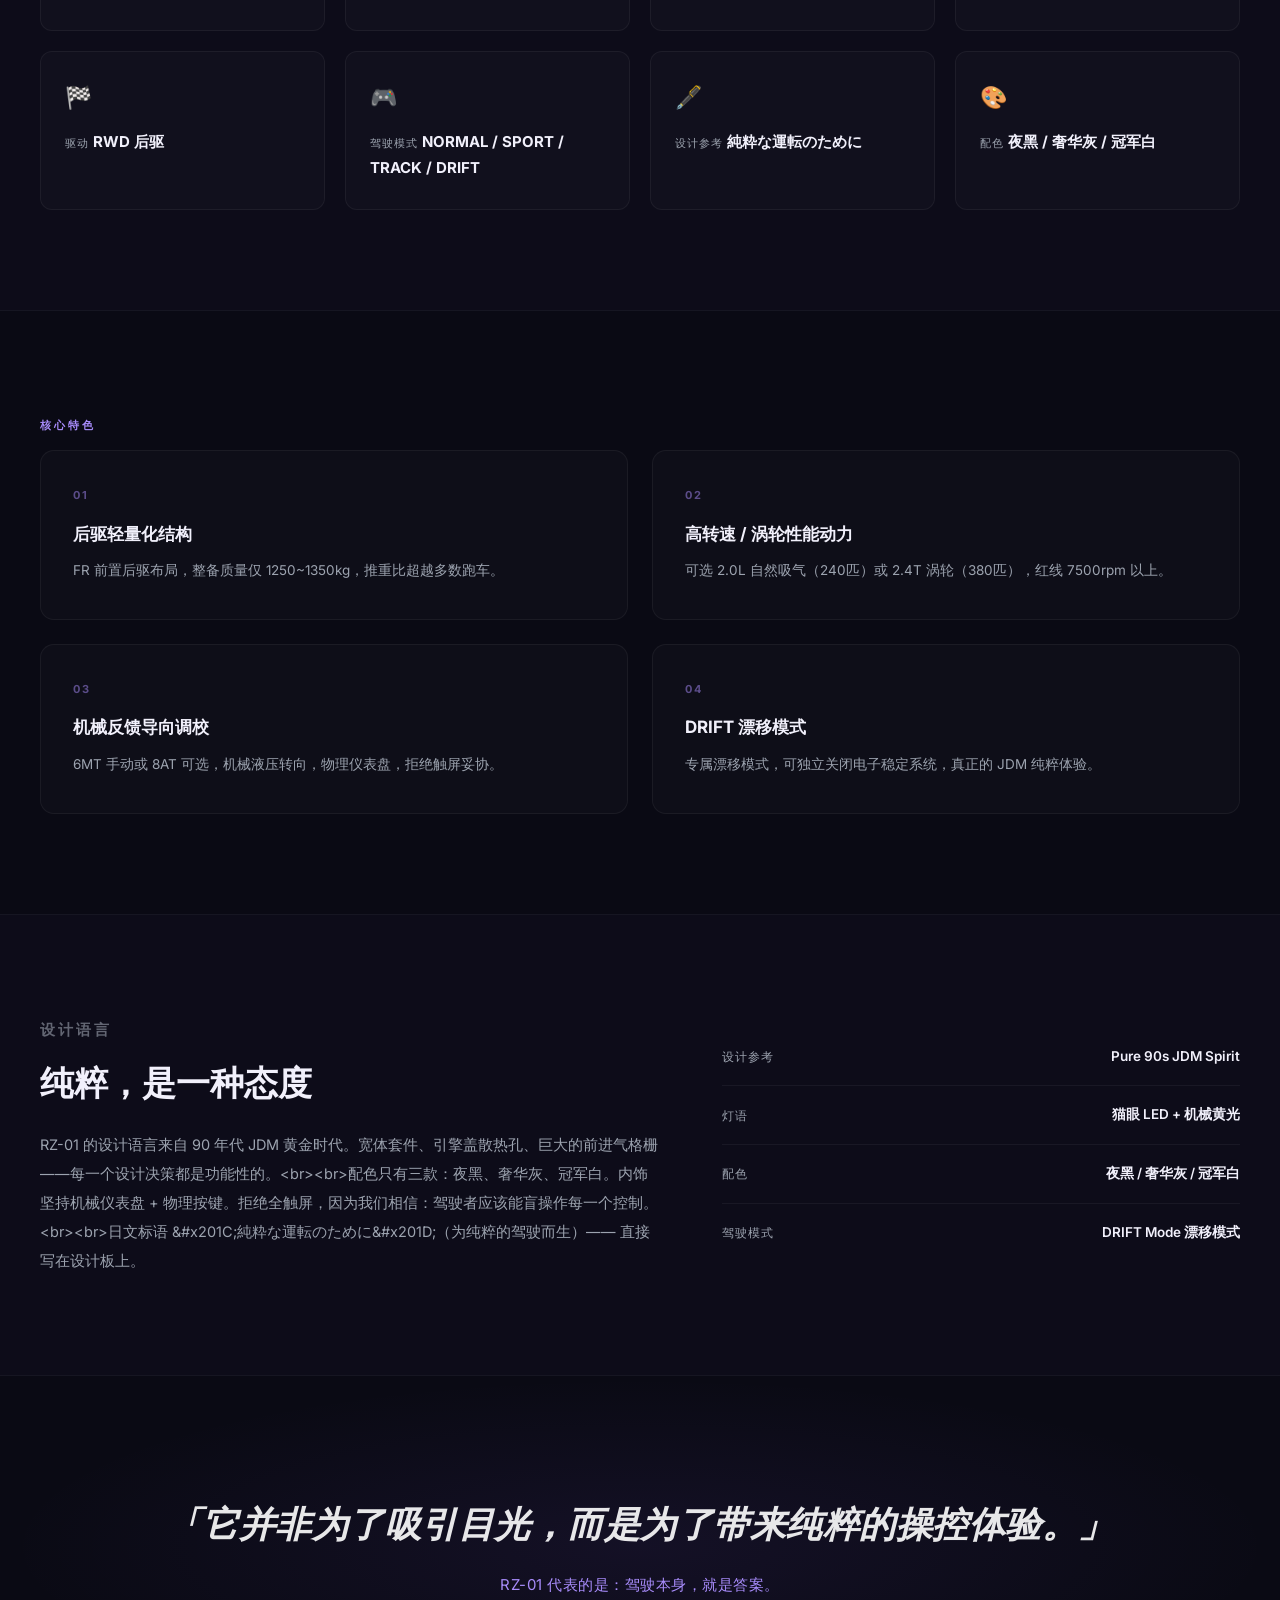
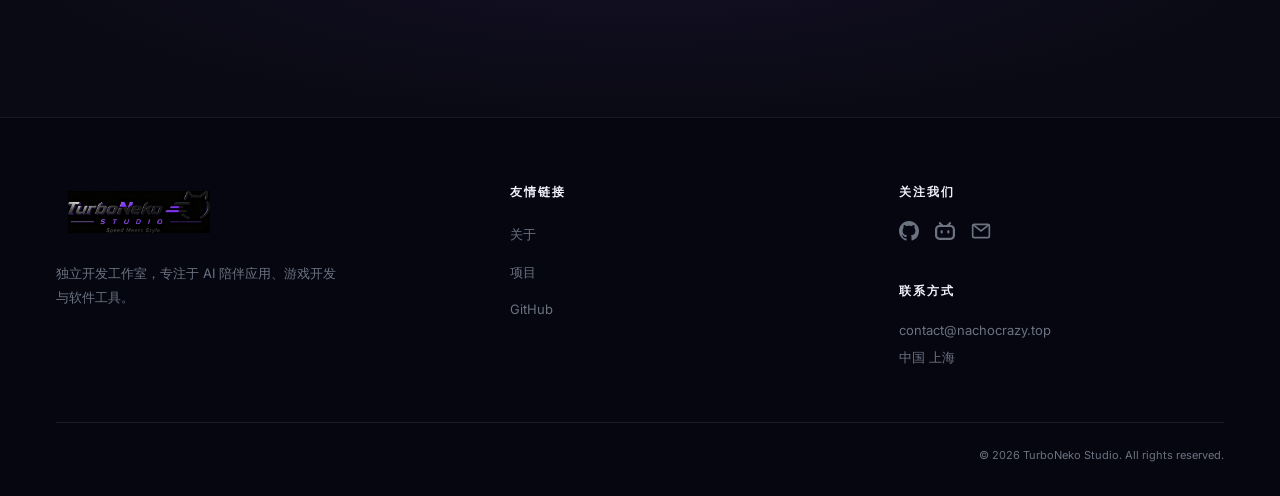
<file: cars/rz-01/index.html>
<!DOCTYPE html>
<html lang="zh-CN" data-theme="dark">
<head>
    <meta charset="UTF-8">
    <meta name="viewport" content="width=device-width, initial-scale=1.0">
    <title>RZ-01 Shadow Cat — JDM 性能 | TurboNeko Studio</title>
    <meta name="description" content="RZ-01 Shadow Cat — 回归驾驶本质的 JDM 性能座驾。FR 前置后驱，380HP，1250kg，为驾驶而生。">
    <link rel="icon" href="../../avatar/logo.jpg" type="image/jpg">
    <link rel="stylesheet" href="../../style.css?v=5">
    <link rel="stylesheet" href="../cars.css?v=2">
    <link rel="stylesheet" href="../detail.css?v=2">
</head>
<body>

<!-- ========== 导航栏 ========== -->
<nav>
    <div class="nav-left">
        <a href="../../" class="nav-logo">
            <div class="nav-logo-img-wrap">
                <img src="../../logo.png" alt="TurboNeko Studio">
            </div>
        </a>
    </div>
    <div class="nav-right">
        <ul class="nav-links">
            <li><a href="../../" data-i18n="nav_home">首页</a></li>
            <li><a href="../" class="active" data-i18n="nav_cars">四车产品线</a></li>
            <li><a href="../../app_intro/" data-i18n="nav_app">SoulMate</a></li>
            <li><a href="../../game_intro/" data-i18n="nav_game">同人游戏</a></li>
        </ul>
        <div class="nav-controls">
            <button class="nav-lang-switch" id="langSwitch" title="Switch Language">
                <span class="lang-active" id="langLabel">EN</span>
            </button>
        </div>
        <button class="hamburger" onclick="document.getElementById('mobileMenu').classList.toggle('open')" aria-label="Open menu">
            <span></span><span></span><span></span>
        </button>
    </div>
</nav>

<!-- 移动端菜单 -->
<div class="mobile-menu" id="mobileMenu">
    <button class="close-btn" onclick="document.getElementById('mobileMenu').classList.remove('open')" aria-label="Close menu">
        <svg width="28" height="28" viewBox="0 0 24 24" fill="none" stroke="currentColor" stroke-width="2">
            <path d="M18 6L6 18M6 6l12 12"/>
        </svg>
    </button>
    <a href="../../">首页</a>
    <a href="../">四车产品线</a>
    <a href="../../app_intro/">SoulMate</a>
    <a href="../../game_intro/">同人游戏</a>
</div>

<!-- ======== Hero ======== -->
<section class="detail-hero">
    <div class="detail-hero-bg">
        <img src="car.png" alt="RZ-01 Shadow Cat">
    </div>
    <div class="detail-hero-overlay"></div>
    <div class="detail-hero-content">
        <span class="detail-hero-badge" data-i18n="car_rz_badge">JDM 性能</span>
        <h1 class="detail-hero-name">RZ-01<br>Shadow Cat</h1>
        <p class="detail-hero-sub">Pure JDM Driving Machine</p>
        <p class="detail-hero-tagline" data-i18n="car_rz_tag">驾驶本身，就是答案。</p>
    </div>
    <div class="detail-hero-scroll">
        <span data-i18n="scroll_hint">向下滚动探索</span>
        <div class="scroll-arrow"></div>
    </div>
</section>

<!-- ======== Philosophy ======== -->
<section class="detail-section">
    <div class="detail-inner">
        <div class="detail-philosophy fade-up">
            <p class="section-label" data-i18n="section_philo">设计理念</p>
            <h2 data-i18n="car_rz_philo_title">回归驾驶本质的 JDM 性能座驾</h2>
            <p class="philo-body" data-i18n="car_rz_philo_body">
                没有多余的修饰，没有妥协的设计，没有冗余的科技包装。它存在的意义只有一个：为驾驶而生。
                它并非为了吸引目光，而是为了带来纯粹的操控体验。RZ-01 代表的是——
            </p>
            <p class="philo-quote" data-i18n="car_rz_tag">驾驶本身，就是答案。</p>
        </div>
    </div>
</section>

<!-- ======== Specs ======== -->
<section class="detail-section specs-section">
    <div class="detail-inner">
        <p class="section-label fade-up" data-i18n="section_specs">技术规格</p>
        <div class="specs-grid fade-up">
            <div class="spec-card">
                <span class="spec-card-icon">⚙️</span>
                <span class="spec-card-label" data-i18n="spec_layout">布局</span>
                <span class="spec-card-val">FR 前置后驱</span>
            </div>
            <div class="spec-card">
                <span class="spec-card-icon">🔋</span>
                <span class="spec-card-label" data-i18n="spec_power">功率</span>
                <span class="spec-card-val">240 ~ 380 匹</span>
            </div>
            <div class="spec-card">
                <span class="spec-card-icon">⚙️</span>
                <span class="spec-card-label" data-i18n="spec_trans">变速箱</span>
                <span class="spec-card-val">6MT / 8AT</span>
            </div>
            <div class="spec-card">
                <span class="spec-card-icon">⚖️</span>
                <span class="spec-card-label" data-i18n="spec_weight">整备质量</span>
                <span class="spec-card-val">1250 ~ 1350 kg</span>
            </div>
            <div class="spec-card">
                <span class="spec-card-icon">🏁</span>
                <span class="spec-card-label" data-i18n="spec_drive">驱动</span>
                <span class="spec-card-val">RWD 后驱</span>
            </div>
            <div class="spec-card">
                <span class="spec-card-icon">🎮</span>
                <span class="spec-card-label" data-i18n="spec_mode">驾驶模式</span>
                <span class="spec-card-val">NORMAL / SPORT / TRACK / DRIFT</span>
            </div>
            <div class="spec-card">
                <span class="spec-card-icon">🖋️</span>
                <span class="spec-card-label" data-i18n="spec_ref">理念标语</span>
                <span class="spec-card-val">純粋な運転のために</span>
            </div>
            <div class="spec-card">
                <span class="spec-card-icon">🎨</span>
                <span class="spec-card-label" data-i18n="spec_color">配色</span>
                <span class="spec-card-val">夜黑 / 奢华灰 / 冠军白</span>
            </div>
        </div>
    </div>
</section>

<!-- ======== Features ======== -->
<section class="detail-section features-section">
    <div class="detail-inner">
        <p class="section-label fade-up" data-i18n="section_features">核心特色</p>
        <div class="features-grid fade-up">
            <div class="feature-card">
                <div class="feature-num">01</div>
                <h4 data-i18n="car_rz_f1">后驱轻量化结构</h4>
                <p data-i18n="car_rz_f1d">FR 前置后驱布局，整备质量仅 1250~1350kg，推重比超越多数跑车。</p>
            </div>
            <div class="feature-card">
                <div class="feature-num">02</div>
                <h4 data-i18n="car_rz_f2">高转速 / 涡轮性能动力</h4>
                <p data-i18n="car_rz_f2d">可选 2.0L 自然吸气（240匹）或 2.4T 涡轮（380匹），红线 7500rpm 以上。</p>
            </div>
            <div class="feature-card">
                <div class="feature-num">03</div>
                <h4 data-i18n="car_rz_f3">机械反馈导向调校</h4>
                <p data-i18n="car_rz_f3d">6MT 手动或 8AT 可选，机械液压转向，物理仪表盘，拒绝触屏妥协。</p>
            </div>
            <div class="feature-card">
                <div class="feature-num">04</div>
                <h4 data-i18n="car_rz_f4">DRIFT 漂移模式</h4>
                <p data-i18n="car_rz_f4d">专属漂移模式，可独立关闭电子稳定系统，真正的 JDM 纯粹体验。</p>
            </div>
        </div>
    </div>
</section>

<!-- ======== Design ======== -->
<section class="detail-section design-section">
    <div class="detail-inner">
        <div class="design-showcase fade-up">
            <div class="design-text">
                <p class="section-label" data-i18n="section_design">设计语言</p>
                <h2 data-i18n="car_rz_design_title">纯粹，是一种态度</h2>
                <p data-i18n="car_rz_design_body">
                    RZ-01 的设计语言来自 90 年代 JDM 黄金时代。宽体套件、引擎盖散热孔、巨大的前进气格栅——每一个设计决策都是功能性的。<br><br>
                    配色只有三款：夜黑、奢华灰、冠军白。内饰坚持机械仪表盘 + 物理按键。拒绝全触屏，因为我们相信：驾驶者应该能盲操作每一个控制。<br><br>
                    日文标语 「純粋な運転のために」（为纯粹的驾驶而生）—— 直接写在设计板上。
                </p>
            </div>
            <div class="design-specs">
                <div class="design-spec-item">
                    <span class="ds-label" data-i18n="spec_ref">设计参考</span>
                    <span class="ds-val">Pure 90s JDM Spirit</span>
                </div>
                <div class="design-spec-item">
                    <span class="ds-label" data-i18n="spec_light">灯语</span>
                    <span class="ds-val">猫眼 LED + 机械黄光</span>
                </div>
                <div class="design-spec-item">
                    <span class="ds-label" data-i18n="spec_color">配色</span>
                    <span class="ds-val">夜黑 / 奢华灰 / 冠军白</span>
                </div>
                <div class="design-spec-item">
                    <span class="ds-label" data-i18n="spec_mode">专属模式</span>
                    <span class="ds-val">DRIFT Mode 漂移模式</span>
                </div>
            </div>
        </div>
    </div>
</section>

<!-- ======== Quote ======== -->
<section class="detail-quote-banner">
    <div class="detail-inner">
        <p class="quote-text fade-up" data-i18n="car_rz_quote">
            「它并非为了吸引目光，而是为了带来纯粹的操控体验。」
        </p>
        <p class="quote-sub fade-up" data-i18n="car_rz_quote2">RZ-01 代表的是：驾驶本身，就是答案。</p>
    </div>
</section>

<!-- ======== Footer ======== -->
<footer>
    <div class="footer-inner">
        <div class="footer-brand">
            <div class="footer-logo-wrap">
                <img src="../../logo.png" alt="TurboNeko Studio">
            </div>
            <p data-i18n="footer_desc">
                致力于二次元文化、汽车文化与科技创意的跨界融合。<br>
                通过视觉、产品与游戏，打造速度与风格并存的独特体验。
            </p>
        </div>
        <div class="footer-col">
            <h5 data-i18n="footer_links">快速链接</h5>
            <ul class="footer-links">
                <li><a href="../../#about">关于</a></li>
                <li><a href="../../#projects">项目</a></li>
                <li><a href="https://github.com/nachocrazy" target="_blank" rel="noopener">GitHub</a></li>
            </ul>
        </div>
        <div class="footer-col">
            <h5 data-i18n="footer_follow">关注我们</h5>
            <div class="social-icons">
                <a href="https://github.com/nachocrazy" title="GitHub" target="_blank" rel="noopener">
                    <svg viewBox="0 0 24 24" fill="currentColor"><path d="M12 0C5.37 0 0 5.37 0 12c0 5.31 3.435 9.795 8.205 11.385.6.105.825-.255.825-.57 0-.285-.015-1.23-.015-2.235-3.015.555-3.795-.735-4.035-1.41-.135-.345-.72-1.41-1.23-1.695-.42-.225-1.02-.78-.015-.795.945-.015 1.62.87 1.845 1.23 1.08 1.815 2.805 1.305 3.495.99.105-.78.42-1.305.765-1.605-2.67-.3-5.46-1.335-5.46-5.925 0-1.305.465-2.385 1.23-3.225-.12-.3-.54-1.53.12-3.18 0 0 1.005-.315 3.3 1.23.96-.27 1.98-.405 3-.405s2.04.135 3 .405c2.295-1.56 3.3-1.23 3.3-1.23.66 1.65.24 2.88.12 3.18.765.84 1.23 1.905 1.23 3.225 0 4.605-2.805 5.625-5.475 5.925.435.375.81 1.095.81 2.22 0 1.605-.015 2.895-.015 3.3 0 .315.225.69.825.57A12.02 12.02 0 0 0 24 12c0-6.63-5.37-12-12-12z"/></svg>
                </a>
                <a href="https://space.bilibili.com/1800466245" title="Bilibili" target="_blank" rel="noopener">
                    <svg viewBox="0 0 24 24" fill="currentColor"><path d="M17.813 4.653h.854c1.51.054 2.769.578 3.773 1.574 1.004.995 1.524 2.249 1.56 3.76v7.36c-.036 1.51-.556 2.769-1.56 3.773s-2.262 1.524-3.773 1.56H5.333c-1.51-.036-2.769-.556-3.773-1.56S.036 18.858 0 17.347v-7.36c.036-1.511.556-2.765 1.56-3.76 1.004-.996 2.262-1.52 3.773-1.574h.774l-1.174-1.12a1.234 1.234 0 0 1-.373-.906c0-.356.124-.658.373-.907l.027-.027c.267-.249.573-.373.92-.373.347 0 .653.124.92.373L9.653 4.44c.071.071.134.142.187.213h4.267a.836.836 0 0 1 .16-.213l2.853-2.747c.267-.249.573-.373.92-.373.347 0 .662.151.929.4.267.249.391.551.391.907 0 .355-.124.657-.373.906zM5.333 7.24c-.746.018-1.373.276-1.88.773-.506.498-.769 1.13-.786 1.894v7.52c.017.764.28 1.395.786 1.893.507.498 1.134.756 1.88.773h13.334c.746-.017 1.373-.275 1.88-.773.506-.498.769-1.129.786-1.893v-7.52c-.017-.765-.28-1.396-.786-1.894-.507-.497-1.134-.755-1.88-.773zM8 11.107c.373 0 .684.124.933.373.25.249.383.569.4.96v1.173c-.017.391-.15.711-.4.96-.249.25-.56.374-.933.374s-.684-.125-.933-.374c-.25-.249-.383-.569-.4-.96V12.44c.017-.391.15-.711.4-.96.249-.249.56-.373.933-.373zm8 0c.373 0 .684.124.933.373.25.249.383.569.4.96v1.173c-.017.391-.15.711-.4.96-.249.25-.56.374-.933.374s-.684-.125-.933-.374c-.25-.249-.383-.569-.4-.96V12.44c.017-.391.15-.711.4-.96.249-.249.56-.373.933-.373z"/></svg>
                </a>
                <a href="mailto:contact@nachocrazy.top" title="Email">
                    <svg viewBox="0 0 24 24" fill="none" stroke="currentColor" stroke-width="2"><rect x="2" y="4" width="20" height="16" rx="2"/><path d="M22 4l-10 8L2 4"/></svg>
                </a>
            </div>
            <h5 data-i18n="footer_contact">联系方式</h5>
            <div class="contact-info">
                <p>contact@nachocrazy.top</p>
                <p data-i18n="footer_location">Shanghai, China</p>
            </div>
        </div>
    </div>
    <div class="footer-bottom">
        <p>&copy; 2026 TurboNeko Studio. All rights reserved.</p>
    </div>
</footer>

<script src="../../script.js?v=5"></script>
<script src="../cars.js?v=2"></script>
<script src="../detail.js?v=2"></script>
</body>
</html>
</file>
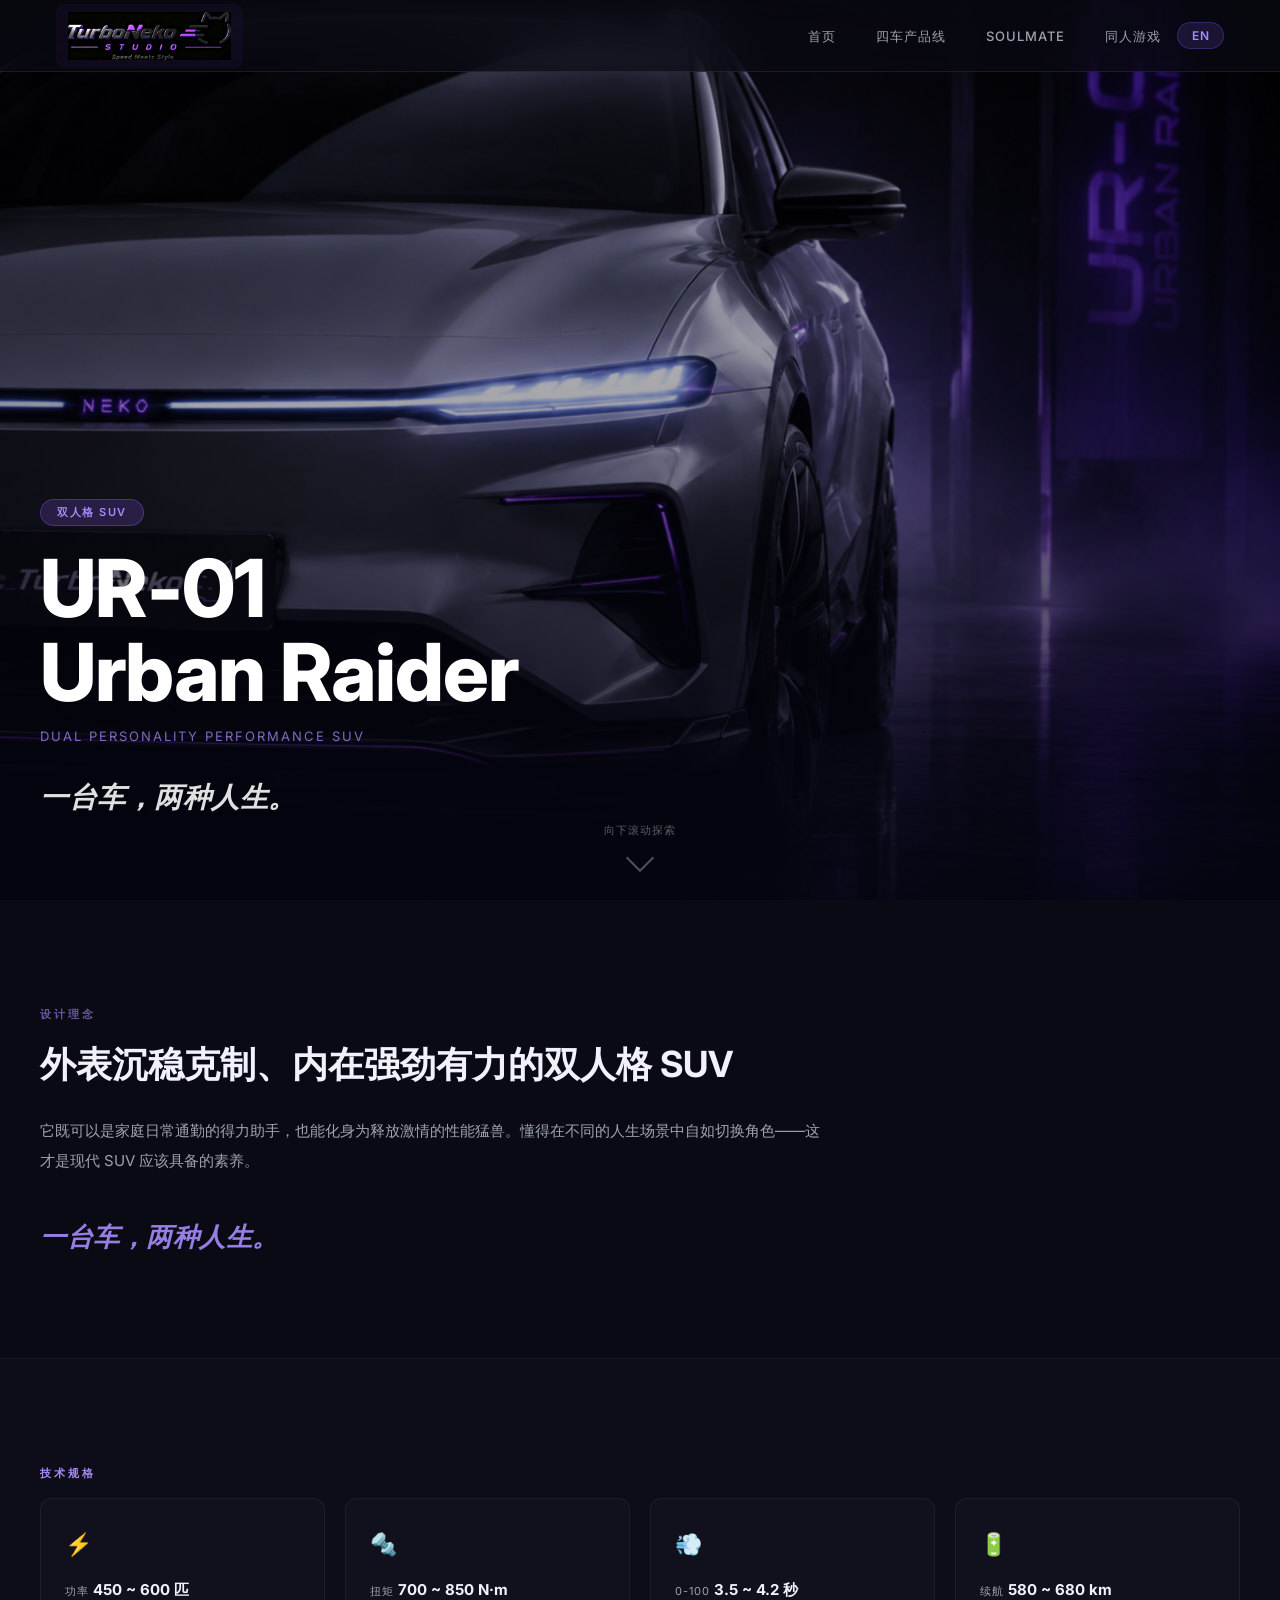
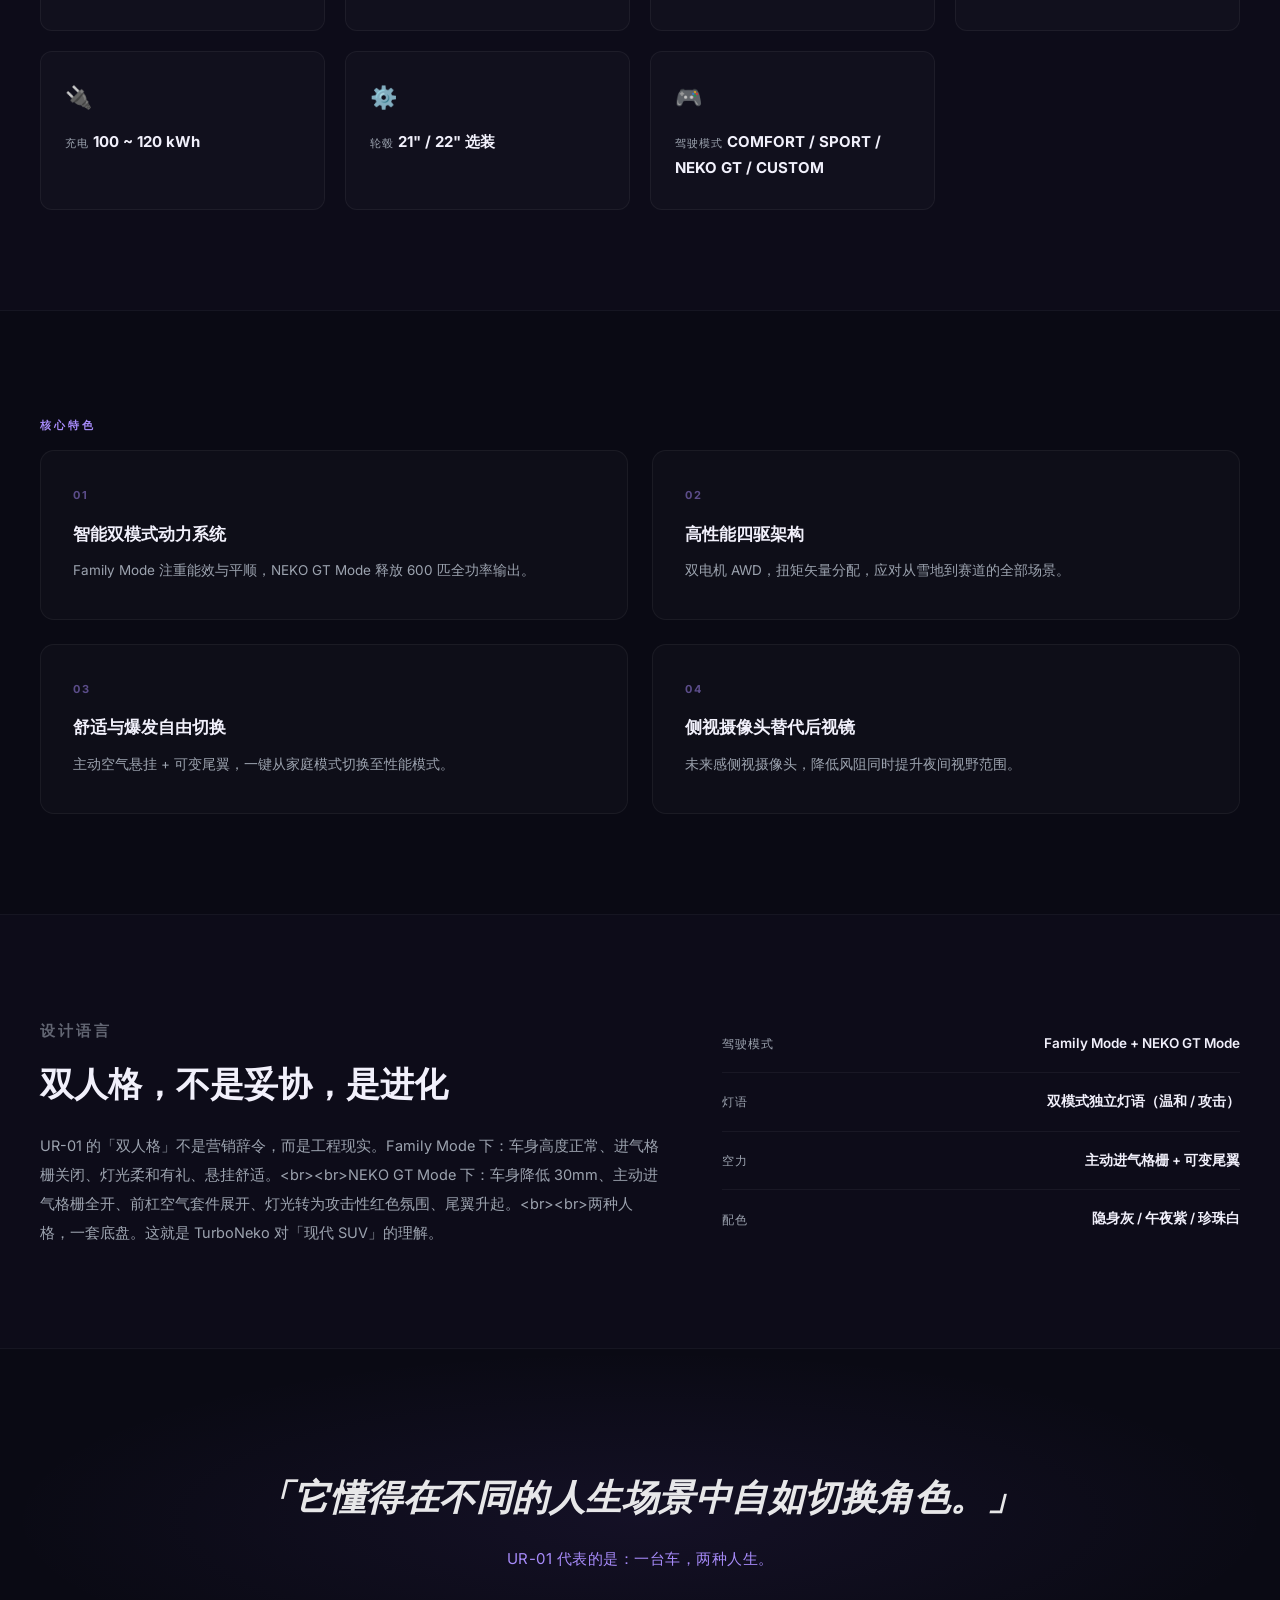
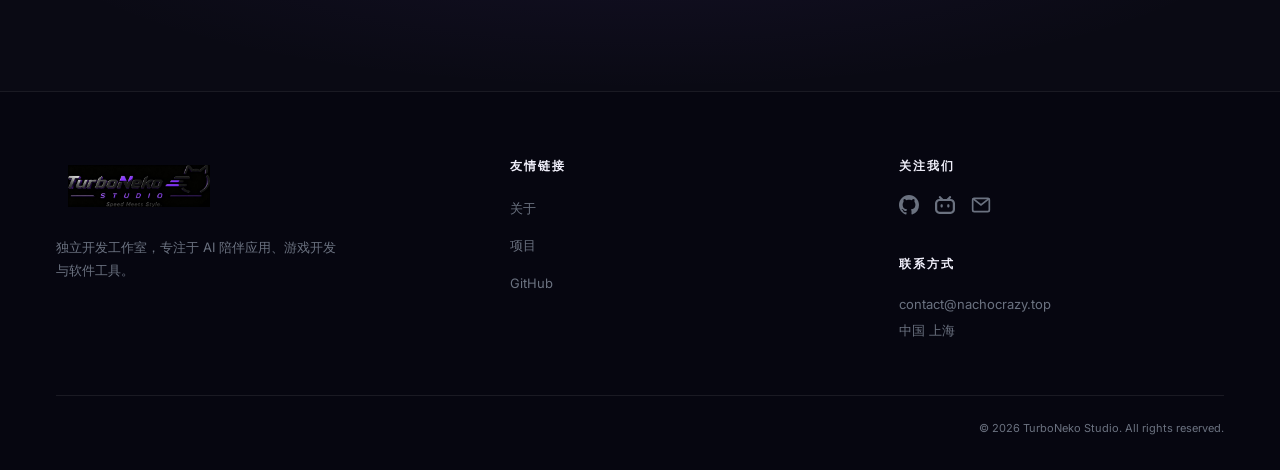
<file: cars/ur-01/index.html>
<!DOCTYPE html>
<html lang="zh-CN" data-theme="dark">
<head>
    <meta charset="UTF-8">
    <meta name="viewport" content="width=device-width, initial-scale=1.0">
    <title>UR-01 Urban Raider — 双人格 SUV | TurboNeko Studio</title>
    <meta name="description" content="UR-01 Urban Raider — 外表沉稳克制、内在强劲有力的双人格 SUV。600HP，AWD，一台车，两种人生。">
    <link rel="icon" href="../../avatar/logo.jpg" type="image/jpg">
    <link rel="stylesheet" href="../../style.css?v=5">
    <link rel="stylesheet" href="../cars.css?v=2">
    <link rel="stylesheet" href="../detail.css?v=2">
</head>
<body>

<!-- ========== 导航栏 ========== -->
<nav>
    <div class="nav-left">
        <a href="../../" class="nav-logo">
            <div class="nav-logo-img-wrap">
                <img src="../../logo.png" alt="TurboNeko Studio">
            </div>
        </a>
    </div>
    <div class="nav-right">
        <ul class="nav-links">
            <li><a href="../../" data-i18n="nav_home">首页</a></li>
            <li><a href="../" class="active" data-i18n="nav_cars">四车产品线</a></li>
            <li><a href="../../app_intro/" data-i18n="nav_app">SoulMate</a></li>
            <li><a href="../../game_intro/" data-i18n="nav_game">同人游戏</a></li>
        </ul>
        <div class="nav-controls">
            <button class="nav-lang-switch" id="langSwitch" title="Switch Language">
                <span class="lang-active" id="langLabel">EN</span>
            </button>
        </div>
        <button class="hamburger" onclick="document.getElementById('mobileMenu').classList.toggle('open')" aria-label="Open menu">
            <span></span><span></span><span></span>
        </button>
    </div>
</nav>

<!-- 移动端菜单 -->
<div class="mobile-menu" id="mobileMenu">
    <button class="close-btn" onclick="document.getElementById('mobileMenu').classList.remove('open')" aria-label="Close menu">
        <svg width="28" height="28" viewBox="0 0 24 24" fill="none" stroke="currentColor" stroke-width="2">
            <path d="M18 6L6 18M6 6l12 12"/>
        </svg>
    </button>
    <a href="../../">首页</a>
    <a href="../">四车产品线</a>
    <a href="../../app_intro/">SoulMate</a>
    <a href="../../game_intro/">同人游戏</a>
</div>

<!-- ======== Hero ======== -->
<section class="detail-hero">
    <div class="detail-hero-bg">
        <img src="car.png" alt="UR-01 Urban Raider">
    </div>
    <div class="detail-hero-overlay"></div>
    <div class="detail-hero-content">
        <span class="detail-hero-badge" data-i18n="car_ur_badge">双人格 SUV</span>
        <h1 class="detail-hero-name">UR-01<br>Urban Raider</h1>
        <p class="detail-hero-sub">Dual Personality Performance SUV</p>
        <p class="detail-hero-tagline" data-i18n="car_ur_tag">一台车，两种人生。</p>
    </div>
    <div class="detail-hero-scroll">
        <span data-i18n="scroll_hint">向下滚动探索</span>
        <div class="scroll-arrow"></div>
    </div>
</section>

<!-- ======== Philosophy ======== -->
<section class="detail-section">
    <div class="detail-inner">
        <div class="detail-philosophy fade-up">
            <p class="section-label" data-i18n="section_philo">设计理念</p>
            <h2 data-i18n="car_ur_philo_title">外表沉稳克制、内在强劲有力的双人格 SUV</h2>
            <p class="philo-body" data-i18n="car_ur_philo_body">
                它既可以是家庭日常通勤的得力助手，也能化身为释放激情的性能猛兽。
                懂得在不同的人生场景中自如切换角色——这才是现代 SUV 应该具备的素养。
                UR-01 代表的是——
            </p>
            <p class="philo-quote" data-i18n="car_ur_tag">一台车，两种人生。</p>
        </div>
    </div>
</section>

<!-- ======== Specs ======== -->
<section class="detail-section specs-section">
    <div class="detail-inner">
        <p class="section-label fade-up" data-i18n="section_specs">技术规格</p>
        <div class="specs-grid fade-up">
            <div class="spec-card">
                <span class="spec-card-icon">⚡</span>
                <span class="spec-card-label" data-i18n="spec_power">功率</span>
                <span class="spec-card-val">450 ~ 600 匹</span>
            </div>
            <div class="spec-card">
                <span class="spec-card-icon">🔩</span>
                <span class="spec-card-label" data-i18n="spec_torque">扭矩</span>
                <span class="spec-card-val">700 ~ 850 N·m</span>
            </div>
            <div class="spec-card">
                <span class="spec-card-icon">💨</span>
                <span class="spec-card-label" data-i18n="spec_accel">0-100 km/h</span>
                <span class="spec-card-val">3.5 ~ 4.2 秒</span>
            </div>
            <div class="spec-card">
                <span class="spec-card-icon">🔋</span>
                <span class="spec-card-label" data-i18n="spec_range">续航 (CLTC)</span>
                <span class="spec-card-val">580 ~ 680 km</span>
            </div>
            <div class="spec-card">
                <span class="spec-card-icon">🔌</span>
                <span class="spec-card-label" data-i18n="spec_charge">电池</span>
                <span class="spec-card-val">100 ~ 120 kWh</span>
            </div>
            <div class="spec-card">
                <span class="spec-card-icon">⚙️</span>
                <span class="spec-card-label" data-i18n="spec_wheels">轮毂</span>
                <span class="spec-card-val">21" / 22" 选装</span>
            </div>
            <div class="spec-card">
                <span class="spec-card-icon">🎮</span>
                <span class="spec-card-label" data-i18n="spec_mode">驾驶模式</span>
                <span class="spec-card-val">COMFORT / SPORT / NEKO GT / CUSTOM</span>
            </div>
        </div>
    </div>
</section>

<!-- ======== Features ======== -->
<section class="detail-section features-section">
    <div class="detail-inner">
        <p class="section-label fade-up" data-i18n="section_features">核心特色</p>
        <div class="features-grid fade-up">
            <div class="feature-card">
                <div class="feature-num">01</div>
                <h4 data-i18n="car_ur_f1">智能双模式动力系统</h4>
                <p data-i18n="car_ur_f1d">Family Mode 注重能效与平顺，NEKO GT Mode 释放 600 匹全功率输出。</p>
            </div>
            <div class="feature-card">
                <div class="feature-num">02</div>
                <h4 data-i18n="car_ur_f2">高性能四驱架构</h4>
                <p data-i18n="car_ur_f2d">双电机 AWD，扭矩矢量分配，应对从雪地到赛道的全部场景。</p>
            </div>
            <div class="feature-card">
                <div class="feature-num">03</div>
                <h4 data-i18n="car_ur_f3">舒适与爆发自由切换</h4>
                <p data-i18n="car_ur_f3d">主动空气悬挂 + 可变尾翼，一键从家庭模式切换至性能模式。</p>
            </div>
            <div class="feature-card">
                <div class="feature-num">04</div>
                <h4 data-i18n="car_ur_f4">侧视摄像头替代后视镜</h4>
                <p data-i18n="car_ur_f4d">未来感侧视摄像头，降低风阻同时提升夜间视野范围。</p>
            </div>
        </div>
    </div>
</section>

<!-- ======== Design ======== -->
<section class="detail-section design-section">
    <div class="detail-inner">
        <div class="design-showcase fade-up">
            <div class="design-text">
                <p class="section-label" data-i18n="section_design">设计语言</p>
                <h2 data-i18n="car_ur_design_title">双人格，不是妥协，是进化</h2>
                <p data-i18n="car_ur_design_body">
                    UR-01 的「双人格」不是营销辞令，而是工程现实。
                    Family Mode 下：车身高度正常、进气格栅关闭、灯光柔和有礼、悬挂舒适。<br><br>
                    NEKO GT Mode 下：车身降低 30mm、主动进气格栅全开、前杠空气套件展开、灯光转为攻击性红色氛围、尾翼升起。<br><br>
                    两种人格，一套底盘。这就是 TurboNeko 对「现代 SUV」的理解。
                </p>
            </div>
            <div class="design-specs">
                <div class="design-spec-item">
                    <span class="ds-label" data-i18n="spec_mode">双模式</span>
                    <span class="ds-val">Family Mode + NEKO GT Mode</span>
                </div>
                <div class="design-spec-item">
                    <span class="ds-label" data-i18n="spec_light">灯语</span>
                    <span class="ds-val">双模式独立灯语（温和 / 攻击）</span>
                </div>
                <div class="design-spec-item">
                    <span class="ds-label" data-i18n="spec_aero">空力</span>
                    <span class="ds-val">主动进气格栅 + 可变尾翼</span>
                </div>
                <div class="design-spec-item">
                    <span class="ds-label" data-i18n="spec_color">配色</span>
                    <span class="ds-val">隐身灰 / 午夜紫 / 珍珠白</span>
                </div>
            </div>
        </div>
    </div>
</section>

<!-- ======== Quote ======== -->
<section class="detail-quote-banner">
    <div class="detail-inner">
        <p class="quote-text fade-up" data-i18n="car_ur_quote">
            「它懂得在不同的人生场景中自如切换角色。」
        </p>
        <p class="quote-sub fade-up" data-i18n="car_ur_quote2">UR-01 代表的是：一台车，两种人生。</p>
    </div>
</section>

<!-- ======== Footer ======== -->
<footer>
    <div class="footer-inner">
        <div class="footer-brand">
            <div class="footer-logo-wrap">
                <img src="../../logo.png" alt="TurboNeko Studio">
            </div>
            <p data-i18n="footer_desc">
                致力于二次元文化、汽车文化与科技创意的跨界融合。<br>
                通过视觉、产品与游戏，打造速度与风格并存的独特体验。
            </p>
        </div>
        <div class="footer-col">
            <h5 data-i18n="footer_links">快速链接</h5>
            <ul class="footer-links">
                <li><a href="../../#about">关于</a></li>
                <li><a href="../../#projects">项目</a></li>
                <li><a href="https://github.com/nachocrazy" target="_blank" rel="noopener">GitHub</a></li>
            </ul>
        </div>
        <div class="footer-col">
            <h5 data-i18n="footer_follow">关注我们</h5>
            <div class="social-icons">
                <a href="https://github.com/nachocrazy" title="GitHub" target="_blank" rel="noopener">
                    <svg viewBox="0 0 24 24" fill="currentColor"><path d="M12 0C5.37 0 0 5.37 0 12c0 5.31 3.435 9.795 8.205 11.385.6.105.825-.255.825-.57 0-.285-.015-1.23-.015-2.235-3.015.555-3.795-.735-4.035-1.41-.135-.345-.72-1.41-1.23-1.695-.42-.225-1.02-.78-.015-.795.945-.015 1.62.87 1.845 1.23 1.08 1.815 2.805 1.305 3.495.99.105-.78.42-1.305.765-1.605-2.67-.3-5.46-1.335-5.46-5.925 0-1.305.465-2.385 1.23-3.225-.12-.3-.54-1.53.12-3.18 0 0 1.005-.315 3.3 1.23.96-.27 1.98-.405 3-.405s2.04.135 3 .405c2.295-1.56 3.3-1.23 3.3-1.23.66 1.65.24 2.88.12 3.18.765.84 1.23 1.905 1.23 3.225 0 4.605-2.805 5.625-5.475 5.925.435.375.81 1.095.81 2.22 0 1.605-.015 2.895-.015 3.3 0 .315.225.69.825.57A12.02 12.02 0 0 0 24 12c0-6.63-5.37-12-12-12z"/></svg>
                </a>
                <a href="https://space.bilibili.com/1800466245" title="Bilibili" target="_blank" rel="noopener">
                    <svg viewBox="0 0 24 24" fill="currentColor"><path d="M17.813 4.653h.854c1.51.054 2.769.578 3.773 1.574 1.004.995 1.524 2.249 1.56 3.76v7.36c-.036 1.51-.556 2.769-1.56 3.773s-2.262 1.524-3.773 1.56H5.333c-1.51-.036-2.769-.556-3.773-1.56S.036 18.858 0 17.347v-7.36c.036-1.511.556-2.765 1.56-3.76 1.004-.996 2.262-1.52 3.773-1.574h.774l-1.174-1.12a1.234 1.234 0 0 1-.373-.906c0-.356.124-.658.373-.907l.027-.027c.267-.249.573-.373.92-.373.347 0 .653.124.92.373L9.653 4.44c.071.071.134.142.187.213h4.267a.836.836 0 0 1 .16-.213l2.853-2.747c.267-.249.573-.373.92-.373.347 0 .662.151.929.4.267.249.391.551.391.907 0 .355-.124.657-.373.906zM5.333 7.24c-.746.018-1.373.276-1.88.773-.506.498-.769 1.13-.786 1.894v7.52c.017.764.28 1.395.786 1.893.507.498 1.134.756 1.88.773h13.334c.746-.017 1.373-.275 1.88-.773.506-.498.769-1.129.786-1.893v-7.52c-.017-.765-.28-1.396-.786-1.894-.507-.497-1.134-.755-1.88-.773zM8 11.107c.373 0 .684.124.933.373.25.249.383.569.4.96v1.173c-.017.391-.15.711-.4.96-.249.25-.56.374-.933.374s-.684-.125-.933-.374c-.25-.249-.383-.569-.4-.96V12.44c.017-.391.15-.711.4-.96.249-.249.56-.373.933-.373zm8 0c.373 0 .684.124.933.373.25.249.383.569.4.96v1.173c-.017.391-.15.711-.4.96-.249.25-.56.374-.933.374s-.684-.125-.933-.374c-.25-.249-.383-.569-.4-.96V12.44c.017-.391.15-.711.4-.96.249-.249.56-.373.933-.373z"/></svg>
                </a>
                <a href="mailto:contact@nachocrazy.top" title="Email">
                    <svg viewBox="0 0 24 24" fill="none" stroke="currentColor" stroke-width="2"><rect x="2" y="4" width="20" height="16" rx="2"/><path d="M22 4l-10 8L2 4"/></svg>
                </a>
            </div>
            <h5 data-i18n="footer_contact">联系方式</h5>
            <div class="contact-info">
                <p>contact@nachocrazy.top</p>
                <p data-i18n="footer_location">Shanghai, China</p>
            </div>
        </div>
    </div>
    <div class="footer-bottom">
        <p>&copy; 2026 TurboNeko Studio. All rights reserved.</p>
    </div>
</footer>

<script src="../../script.js?v=5"></script>
<script src="../cars.js?v=2"></script>
<script src="../detail.js?v=2"></script>
</body>
</html>
</file>
<file: style.css>
/* ===== TurboNeko Studio — style.css ===== */

@import url('https://fonts.googleapis.com/css2?family=Inter:wght@300;400;500;600;700;800;900&display=swap');

/* ========== CSS Variables — Dark Theme (default) ========== */
:root {
    --bg: #0A0A14;
    --bg-card: #12121E;
    --bg-footer: #060610;
    --bg-nav: rgba(10,10,20,0.70);
    --bg-nav-scrolled: rgba(10,10,20,0.92);
    --primary: #8B5CF6;
    --primary-light: #A78BFA;
    --cyan: #38BDF8;
    --text: #F1F0FB;
    --text-dim: #9CA3AF;
    --text-muted: #6B7280;
    --border: rgba(255,255,255,0.08);
    --card-hover-shadow: rgba(0,0,0,0.4);
    --service-icon-bg: rgba(255,255,255,0.03);
    --disclaimer-bg: rgba(255,255,255,0.04);
    --hero-overlay-1: rgba(10,10,20,0.45);
    --hero-overlay-2: rgba(10,10,20,0.15);
    --hero-overlay-3: rgba(10,10,20,0.35);
}

/* ========== Light Theme ========== */
[data-theme="light"] {
    --bg: #F8F9FC;
    --bg-card: #FFFFFF;
    --bg-footer: #F0F1F5;
    --bg-nav: rgba(248,249,252,0.80);
    --bg-nav-scrolled: rgba(248,249,252,0.96);
    --primary: #7C3AED;
    --primary-light: #8B5CF6;
    --cyan: #0284C7;
    --text: #1A1A2E;
    --text-dim: #4B5563;
    --text-muted: #6B7280;
    --border: rgba(0,0,0,0.08);
    --card-hover-shadow: rgba(124,58,237,0.12);
    --service-icon-bg: rgba(124,58,237,0.04);
    --disclaimer-bg: rgba(124,58,237,0.04);
    --hero-overlay-1: rgba(248,249,252,0.30);
    --hero-overlay-2: rgba(248,249,252,0.10);
    --hero-overlay-3: rgba(248,249,252,0.25);
}

/* ========== Reset ========== */
*, *::before, *::after { margin:0; padding:0; box-sizing: border-box; }

html { scroll-behavior: smooth; }

body {
    font-family: 'Inter', -apple-system, BlinkMacSystemFont, 'Segoe UI', 'PingFang SC', 'Microsoft YaHei', sans-serif;
    background: var(--bg);
    color: var(--text);
    overflow-x: hidden;
    line-height: 1.6;
    transition: background 0.4s, color 0.4s;
}

a { color: inherit; text-decoration: none; }
ul { list-style: none; }
button {
    font-family: inherit;
    background: none;
    border: none;
    color: inherit;
    cursor: pointer;
    padding: 0;
    margin: 0;
    font-size: inherit;
    -webkit-appearance: none;
    appearance: none;
}

/* ========== Navigation ========== */
nav {
    position: fixed; top:0; left:0; right:0;
    z-index: 1000;
    display: flex; align-items: center; justify-content: space-between;
    padding: 0 56px;
    height: 72px;
    background: var(--bg-nav);
    backdrop-filter: blur(20px);
    -webkit-backdrop-filter: blur(20px);
    border-bottom: 1px solid var(--border);
    transition: background 0.4s;
}
nav.scrolled {
    background: var(--bg-nav-scrolled);
}

.nav-left { display: flex; align-items: center; }

.nav-logo {
    display: flex; align-items: center; gap: 10px;
    text-decoration: none; color: var(--text);
}

/* Logo: invisible wrap with subtle purple-black tint */
.nav-logo-img-wrap {
    display: flex; align-items: center; justify-content: center;
    height: 64px;
    padding: 0 12px;
    background: rgba(124,58,237,0.06);
    border: none;
    border-radius: 8px;
    transition: background 0.3s;
}
[data-theme="light"] .nav-logo-img-wrap {
    background: rgba(124,58,237,0.08);
}
.nav-logo-img-wrap:hover {
    background: rgba(124,58,237,0.12);
}
.nav-logo-img-wrap img {
    height: 48px; width: auto;
    filter: brightness(1.5);
    transition: filter 0.3s;
}
[data-theme="light"] .nav-logo-img-wrap img {
    filter: brightness(1.0);
}
.nav-logo-img-wrap:hover img {
    filter: brightness(1.8);
}
[data-theme="light"] .nav-logo-img-wrap:hover img {
    filter: brightness(0.9);
}

.nav-right { display: flex; align-items: center; gap: 16px; }

.nav-links {
    display: flex; align-items: center; gap: 40px;
    list-style: none;
}
.nav-links a {
    color: var(--text-dim);
    text-decoration: none;
    font-size: 13px;
    font-weight: 500;
    letter-spacing: 1px;
    text-transform: uppercase;
    transition: color 0.25s;
    position: relative;
    padding-bottom: 4px;
}
.nav-links a:hover { color: var(--text); }
.nav-links a.active { color: var(--primary-light); }
.nav-links a.active::after {
    content: '';
    position: absolute;
    bottom: -2px; left: 0; right: 0;
    height: 2px;
    background: var(--primary);
    border-radius: 1px;
}

/* Theme toggle & Language switch — glass-morphism style */
.nav-controls {
    display: flex;
    align-items: center;
    gap: 8px;
    position: relative;
    z-index: 10;
}

/* Nav controls — glass-morphism buttons */
.nav-lang-switch {
    display: flex; align-items: center;
    padding: 5px 14px;
    border-radius: 20px;
    font-size: 12px;
    font-weight: 600;
    letter-spacing: 0.5px;
    color: var(--text-dim);
    background: rgba(139,92,246,0.15);
    border: 1px solid rgba(139,92,246,0.28);
    backdrop-filter: blur(12px);
    -webkit-backdrop-filter: blur(12px);
    cursor: pointer;
    transition: all 0.3s;
    box-shadow: none;
}
.nav-lang-switch:hover {
    color: var(--primary-light);
    background: rgba(139,92,246,0.25);
    border-color: rgba(139,92,246,0.45);
    box-shadow: 0 0 16px rgba(139,92,246,0.20);
}
.nav-lang-switch .lang-active {
    color: var(--primary-light);
}

.nav-control-btn {
    display: flex; align-items: center; justify-content: center;
    width: 36px; height: 36px;
    border-radius: 10px;
    background: rgba(139,92,246,0.15);
    border: 1px solid rgba(139,92,246,0.28);
    backdrop-filter: blur(12px);
    -webkit-backdrop-filter: blur(12px);
    color: var(--primary-light);
    cursor: pointer;
    transition: all 0.3s;
    font-size: 16px;
    padding: 0;
    box-shadow: none;
}
.nav-control-btn:hover {
    background: rgba(139,92,246,0.28);
    border-color: rgba(139,92,246,0.50);
    box-shadow: 0 0 16px rgba(139,92,246,0.20);
    transform: scale(1.05);
}
.nav-control-btn svg {
    pointer-events: none;
}

[data-theme="light"] .nav-lang-switch {
    background: rgba(139,92,246,0.10);
    border-color: rgba(139,92,246,0.22);
    color: var(--text-dim);
}
[data-theme="light"] .nav-lang-switch:hover {
    background: rgba(139,92,246,0.18);
}
[data-theme="light"] .nav-control-btn {
    background: rgba(139,92,246,0.10);
    border-color: rgba(139,92,246,0.22);
    color: var(--text-dim);
}
[data-theme="light"] .nav-control-btn:hover {
    background: rgba(139,92,246,0.20);
}

/* ========== Hero ========== */
.hero {
    position: relative;
    min-height: 100vh;
    display: flex;
    align-items: center;
    padding: 120px 56px 80px;
    overflow: hidden;
}
.hero-bg {
    position: absolute;
    top: 0; left: 0; right: 0; bottom: 0;
    z-index: 0;
    background: url('hero-bg.jpg') center/cover no-repeat;
    filter: brightness(1.0);
    transition: filter 0.4s;
}
[data-theme="light"] .hero-bg {
    filter: brightness(1.05);
}
.hero-bg::before {
    content: '';
    position: absolute;
    top: 0; left: 0; right: 0; bottom: 0;
    background:
        linear-gradient(135deg, var(--hero-overlay-1) 0%, var(--hero-overlay-2) 45%, var(--hero-overlay-3) 100%);
    z-index: 1;
    transition: background 0.4s;
}

.hero-content {
    position: relative;
    z-index: 3;
    max-width: 560px;
}

.hero-title {
    font-size: clamp(48px, 8vw, 80px);
    font-weight: 900;
    line-height: 1.05;
    font-style: italic;
    letter-spacing: -2px;
    margin-bottom: 24px;
}
.hero-title .word-speed { color: var(--text); }
.hero-title .word-meets { color: var(--primary); }
.hero-title .word-style { color: var(--cyan); }

/* Hero word animations — fly in from different directions */
.hero-word {
    display: inline-block;
    opacity: 1;
    transform: translateX(0) translateY(0) skewX(0);
    transition: opacity 0.75s cubic-bezier(.22,1,.36,1),
                transform 0.75s cubic-bezier(.22,1,.36,1);
}
.js-enabled .hero-word {
    opacity: 0;
}
.js-enabled .hero-word.visible {
    opacity: 1;
    transform: translateX(0) translateY(0) skewX(0);
}
/* Speed: fly in from left */
.js-enabled .hero-word.word-speed {
    transform: translateX(-80px) skewX(-12deg);
}
/* Meets: fly in from below */
.js-enabled .hero-word.word-meets {
    transform: translateY(60px);
}
/* Style: fly in from right */
.js-enabled .hero-word.word-style {
    transform: translateX(80px) skewX(12deg);
}

/* Stagger delays */
.hero-word.delay-1 { transition-delay: 0.15s; }
.hero-word.delay-2 { transition-delay: 0.35s; }

.hero-desc {
    font-size: 15px;
    color: var(--text-dim);
    line-height: 1.8;
    max-width: 400px;
    margin-bottom: 40px;
    opacity: 1;
    transform: translateY(0);
    transition: opacity 0.6s 0.5s, transform 0.6s 0.5s;
}
.js-enabled .hero-desc {
    opacity: 0;
    transform: translateY(20px);
}
.js-enabled .hero-desc.visible {
    opacity: 1;
    transform: translateY(0);
}

.hero-btn {
    display: inline-flex;
    align-items: center;
    gap: 12px;
    padding: 14px 28px;
    border: 1px solid rgba(255,255,255,0.15);
    border-radius: 4px;
    color: var(--text);
    text-decoration: none;
    font-size: 13px;
    font-weight: 600;
    letter-spacing: 1px;
    text-transform: uppercase;
    transition: all 0.3s;
    background: rgba(255,255,255,0.02);
    opacity: 1;
    transform: translateY(0);
}
.js-enabled .hero-btn {
    opacity: 0;
    transform: translateY(20px);
    transition: opacity 0.6s 0.7s, transform 0.6s 0.7s, border-color 0.3s, background 0.3s;
}
.js-enabled .hero-btn.visible {
    opacity: 1;
    transform: translateY(0);
}
.hero-btn:hover {
    border-color: var(--primary);
    background: rgba(139,92,246,0.08);
}
.hero-btn svg { width: 16px; height: 16px; }

.scroll-down {
    position: absolute;
    bottom: 40px;
    right: 56px;
    z-index: 3;
    display: flex;
    align-items: center;
    gap: 10px;
    color: var(--text-dim);
    font-size: 11px;
    font-weight: 500;
    letter-spacing: 2px;
    text-transform: uppercase;
    text-decoration: none;
    transition: color 0.25s;
}
.scroll-down:hover { color: var(--primary-light); }
.scroll-down svg { width: 20px; height: 20px; }

/* ========== Scroll-driven fade-up ========== */
.fade-up {
    opacity: 1;
    transform: translateY(0);
    transition: opacity 0.7s cubic-bezier(.22,1,.36,1),
                transform 0.7s cubic-bezier(.22,1,.36,1);
}
/* JS-driven animation: start from hidden when script is loaded */
.js-enabled .fade-up {
    opacity: 0;
    transform: translateY(40px);
}
.js-enabled .fade-up.visible {
    opacity: 1;
    transform: translateY(0);
}
.fade-up.delay-1 { transition-delay: 0.10s; }
.fade-up.delay-2 { transition-delay: 0.20s; }
.fade-up.delay-3 { transition-delay: 0.30s; }
.fade-up.delay-4 { transition-delay: 0.40s; }

/* ========== About ========== */
.about {
    padding: 100px 56px;
    border-top: 1px solid var(--border);
}
.about-inner {
    max-width: 1200px;
    margin: 0 auto;
    display: grid;
    grid-template-columns: 1fr 1fr;
    gap: 80px;
    align-items: start;
}

.section-label {
    display: inline-flex;
    align-items: center;
    gap: 8px;
    color: var(--primary);
    font-size: 12px;
    font-weight: 700;
    letter-spacing: 2px;
    text-transform: uppercase;
    margin-bottom: 24px;
}
.section-label svg { width: 14px; height: 14px; }

.about-title {
    font-size: clamp(28px, 4vw, 40px);
    font-weight: 800;
    line-height: 1.2;
    margin-bottom: 20px;
}
.about-title .highlight { color: var(--primary); }

.about-desc {
    font-size: 14px;
    color: var(--text-dim);
    line-height: 1.9;
    margin-bottom: 32px;
}
.about-disclaimer {
    font-size: 12px;
    color: var(--text-muted);
    line-height: 1.7;
    margin-top: 28px;
    padding: 14px 18px;
    border-radius: 8px;
    background: var(--disclaimer-bg);
    border: 1px solid var(--border);
}

.about-btn {
    display: inline-flex;
    align-items: center;
    gap: 10px;
    padding: 12px 24px;
    border: 1px solid rgba(255,255,255,0.12);
    border-radius: 4px;
    color: var(--text);
    text-decoration: none;
    font-size: 12px;
    font-weight: 600;
    letter-spacing: 1px;
    text-transform: uppercase;
    transition: all 0.3s;
}
.about-btn:hover {
    border-color: var(--primary);
    background: rgba(139,92,246,0.08);
}

/* About right: logo — clean display */
.about-right > div:first-child {
    display: flex; align-items: center; justify-content: center;
    width: 100%; max-width: 380px; margin: 0 auto;
    aspect-ratio: 1/1;
    background: transparent;
    border: none;
    border-radius: 16px;
    overflow: hidden;
}
.about-right > div:first-child img {
    max-width: 80%; height: auto;
    filter: none;
}

/* services grid */
.services-grid {
    display: grid;
    grid-template-columns: 1fr 1fr;
    gap: 32px;
    margin-top: 40px;
}
.service-item { text-align: center; }
.service-icon {
    width: 56px; height: 56px;
    margin: 0 auto 16px;
    display: flex; align-items: center; justify-content: center;
    border: 1px solid var(--border);
    border-radius: 12px;
    background: var(--service-icon-bg);
    transition: all 0.3s;
}
.service-item:hover .service-icon {
    border-color: rgba(139,92,246,0.30);
    background: rgba(139,92,246,0.06);
}
.service-icon svg { width: 24px; height: 24px; color: var(--primary-light); }
.service-name { font-size: 15px; font-weight: 600; margin-bottom: 4px; }
.service-en { font-size: 11px; color: var(--text-muted); letter-spacing: 1px; text-transform: uppercase; }

/* ========== Projects ========== */
.projects { padding: 80px 56px; }

.projects-header {
    max-width: 1200px;
    margin: 0 auto 48px;
    display: flex; align-items: center; justify-content: space-between;
}
.projects-header .section-label { margin-bottom: 0; }

.view-all {
    display: inline-flex; align-items: center; gap: 8px;
    color: var(--text-dim); text-decoration: none;
    font-size: 12px; font-weight: 500;
    letter-spacing: 1px; text-transform: uppercase;
    transition: color 0.25s;
}
.view-all:hover { color: var(--primary-light); }
.view-all svg { width: 16px; height: 16px; }

.projects-grid {
    max-width: 1200px;
    margin: 0 auto;
    display: grid;
    grid-template-columns: repeat(4, 1fr);
    gap: 20px;
}

.project-card {
    position: relative;
    background: var(--bg-card);
    border: 1px solid var(--border);
    border-radius: 8px;
    overflow: hidden;
    text-decoration: none;
    color: inherit;
    transition: all 0.35s;
}
.project-card:hover {
    border-color: rgba(139,92,246,0.25);
    transform: translateY(-6px);
    box-shadow: 0 20px 60px var(--card-hover-shadow);
}
.project-img {
    position: relative;
    height: 220px;
    background: linear-gradient(135deg, #12121E, #1A1A2E);
    overflow: hidden;
    transition: background 0.4s;
}
[data-theme="light"] .project-img {
    background: linear-gradient(135deg, #F0F1F5, #E5E7EB);
}
.project-img::before {
    content: '';
    position: absolute; top: 0; left: 0; right: 0; bottom: 0;
    background:
        radial-gradient(ellipse at 30% 40%, rgba(139,92,246,0.08), transparent 60%),
        radial-gradient(ellipse at 70% 60%, rgba(56,189,248,0.05), transparent 50%);
}
.project-img::after {
    content: attr(data-emoji);
    position: absolute;
    top: 50%; left: 50%;
    transform: translate(-50%, -50%);
    font-size: 64px;
    opacity: 0.3;
    filter: grayscale(0.5);
}
.project-tags {
    position: absolute;
    top: 12px; left: 12px;
    display: flex; gap: 6px;
    flex-wrap: wrap;
    z-index: 2;
    max-width: calc(100% - 24px);
}
.project-tag {
    display: inline-block;
    padding: 3px 8px;
    background: rgba(139,92,246,0.2);
    color: var(--primary-light);
    border-radius: 4px;
    font-size: 10px;
    font-weight: 600;
    letter-spacing: 0.5px;
    backdrop-filter: blur(4px);
}
.project-num {
    position: absolute; top: 12px; right: 12px;
    font-size: 11px; font-weight: 700;
    color: var(--text-muted); letter-spacing: 1px;
    z-index: 2;
}
.project-num span {
    display: inline-block;
    padding: 3px 8px;
    background: rgba(0,0,0,0.5);
    border-radius: 4px;
    backdrop-filter: blur(4px);
}
[data-theme="light"] .project-num span {
    background: rgba(255,255,255,0.7);
    color: var(--text-muted);
}
.project-info {
    padding: 20px;
    display: flex; align-items: center; justify-content: space-between;
}
.project-meta h4 {
    font-size: 13px; font-weight: 700;
    letter-spacing: 1px; text-transform: uppercase;
    margin-bottom: 4px;
}
.project-meta p { font-size: 12px; color: var(--text-muted); }
.project-arrow { color: var(--text-dim); transition: all 0.25s; }
.project-card:hover .project-arrow { color: var(--primary); transform: translateX(4px); }

/* ========== Tech Stack Grid ========== */
.techstack-grid {
    display: grid;
    grid-template-columns: repeat(2, 1fr);
    gap: 28px;
    padding: 20px 0 40px;
}
.techstack-category {
    border: 1px solid var(--border);
    border-radius: 12px;
    padding: 24px;
    background: var(--bg);
    transition: border-color 0.3s, background 0.3s;
}
.techstack-category:hover {
    border-color: rgba(139,92,246,0.20);
    background: rgba(139,92,246,0.02);
}
.techstack-cat-title {
    font-size: 11px;
    font-weight: 700;
    letter-spacing: 2px;
    text-transform: uppercase;
    color: var(--primary-light);
    margin-bottom: 16px;
    padding-bottom: 10px;
    border-bottom: 1px solid var(--border);
}
.techstack-items {
    display: flex;
    flex-direction: column;
    gap: 14px;
}
.techstack-item {
    display: flex;
    align-items: center;
    gap: 12px;
    padding: 10px 12px;
    border-radius: 8px;
    transition: background 0.25s;
}
.techstack-item:hover {
    background: var(--service-icon-bg);
}
.techstack-icon {
    font-size: 20px;
    flex-shrink: 0;
    width: 32px;
    text-align: center;
}
.techstack-name {
    font-size: 13px;
    font-weight: 600;
    color: var(--text);
    min-width: 100px;
}
.techstack-desc {
    font-size: 12px;
    color: var(--text-muted);
    line-height: 1.4;
}

/* ========== Locked Project Card ========== */
.project-card-locked {
    cursor: default;
    opacity: 0.6;
    filter: grayscale(0.3);
    transition: all 0.35s;
}
.project-card-locked:hover {
    transform: none !important;
    border-color: var(--border) !important;
    box-shadow: none !important;
}
.project-tag-locked {
    background: rgba(255,255,255,0.06) !important;
    color: var(--text-muted) !important;
    border: 1px solid var(--border);
}

/* ========== Footer ========== */
footer {
    background: var(--bg-footer);
    border-top: 1px solid var(--border);
    padding: 64px 56px 32px;
    transition: background 0.4s;
}
.footer-inner {
    max-width: 1200px;
    margin: 0 auto;
    display: grid;
    grid-template-columns: 1.2fr 1fr 1fr;
    gap: 64px;
}

/* Footer logo — clean display */
.footer-brand .footer-logo-wrap {
    display: inline-flex; align-items: center; justify-content: center;
    height: 60px; padding: 0 12px;
    background: transparent;
    border: none;
    border-radius: 8px;
    margin-bottom: 20px;
}
.footer-brand .footer-logo-wrap img {
    height: 42px; width: auto;
    filter: none;
}
.footer-brand p { font-size: 13px; color: var(--text-muted); line-height: 1.8; max-width: 280px; }

.footer-col h5 {
    font-size: 12px; font-weight: 700;
    letter-spacing: 2px; text-transform: uppercase;
    color: var(--text); margin-bottom: 20px;
}
.footer-links li { margin-bottom: 12px; }
.footer-links a { color: var(--text-muted); text-decoration: none; font-size: 13px; transition: color 0.25s; }
.footer-links a:hover { color: var(--primary-light); }

.social-icons { display: flex; gap: 16px; margin-bottom: 32px; }
.social-icons a { color: var(--text-muted); transition: color 0.25s; }
.social-icons a:hover { color: var(--primary-light); }
.social-icons svg { width: 20px; height: 20px; }

.contact-info p { font-size: 13px; color: var(--text-muted); margin-bottom: 6px; }

.footer-bottom {
    max-width: 1200px;
    margin: 48px auto 0; padding-top: 24px;
    border-top: 1px solid var(--border);
    text-align: right;
}
.footer-bottom p { font-size: 11px; color: var(--text-muted); }

/* ========== Mobile Menu ========== */
.mobile-menu {
    display: none;
    position: fixed;
    top: 0; left: 0; right: 0; bottom: 0;
    z-index: 9999;
    background: rgba(10,10,20,0.97);
    backdrop-filter: blur(24px);
    -webkit-backdrop-filter: blur(24px);
    flex-direction: column;
    align-items: center;
    justify-content: center;
    gap: 12px;
}
[data-theme="light"] .mobile-menu {
    background: rgba(248,249,252,0.97);
}
.mobile-menu.open { display: flex; }
/* 点击蒙层背景也可关闭 */
.mobile-menu.open { cursor: pointer; }
.mobile-menu > * { cursor: default; }
.mobile-menu a {
    color: var(--text-dim); text-decoration: none;
    font-size: 18px; font-weight: 600;
    letter-spacing: 2px; text-transform: uppercase;
    padding: 12px 24px; transition: color 0.25s;
}
.mobile-menu a:hover { color: var(--primary-light); }
.mobile-menu .close-btn {
    position: absolute; top: 20px; right: 20px;
    background: none; border: none; color: var(--text-dim);
    cursor: pointer; padding: 8px;
    z-index: 1;
}

/* hamburger */
.hamburger {
    display: none;
    flex-direction: column; gap: 5px;
    background: none; border: none;
    cursor: pointer; padding: 8px;
    position: relative;
    z-index: 100000;
}
.hamburger span {
    display: block; width: 22px; height: 2px;
    background: var(--text-dim); border-radius: 1px;
    transition: all 0.3s;
}

/* ========== Responsive ========== */
@media (max-width: 1024px) {
    nav { padding: 0 32px; }
    .nav-links { gap: 24px; }
    .hero { padding: 120px 32px 80px; }
    .hero-title { font-size: clamp(48px, 7vw, 80px); }
    .about { padding: 80px 32px; }
    .about-inner { gap: 48px; }
    .projects { padding: 80px 32px; }
    .projects-grid { grid-template-columns: repeat(2, 1fr); }
    footer { padding: 80px 32px 24px; }
    .footer-inner { gap: 48px; }
}

@media (max-width: 768px) {
    .techstack-grid { grid-template-columns: 1fr; gap: 20px; }
}

@media (max-width: 768px) {
    nav { padding: 0 16px; height: 60px; }
    .nav-links { display: none; }
    .nav-right { gap: 8px; }
    .hamburger { display: flex; }
    .hamburger span { width: 20px; height: 2px; }
    .hero { padding: 100px 20px 60px; min-height: auto; }
    .hero-title { font-size: clamp(36px, 9vw, 56px); }
    .hero-desc { font-size: 14px; }
    .scroll-down { display: none; }
    .about { padding: 60px 20px; }
    .about-inner { grid-template-columns: 1fr; gap: 48px; }
    .about-title { font-size: clamp(24px, 6vw, 32px); }
    .services-grid { grid-template-columns: repeat(2, 1fr); gap: 20px; }
    .projects { padding: 60px 20px; }
    .projects-header { flex-direction: column; gap: 16px; align-items: flex-start; }
    .projects-grid { grid-template-columns: 1fr; }
    footer { padding: 48px 20px 24px; }
    .footer-inner { grid-template-columns: 1fr; gap: 40px; }
    .footer-bottom { text-align: center; }
    .about-right > div:first-child { max-width: 280px; aspect-ratio: 1/1; }
}

@media (max-width: 480px) {
    nav { padding: 0 12px; height: 56px; }
    .nav-right { gap: 6px; }
    .nav-logo-img-wrap { height: 42px; padding: 0 6px; }
    .nav-logo-img-wrap img { height: 28px; }
    .nav-lang-switch { padding: 4px 10px; font-size: 11px; }
    .hamburger span { width: 18px; }
    .hamburger { padding: 4px; }
    .hero { padding: 80px 16px 48px; }
    .hero-title { font-size: clamp(28px, 8vw, 40px); }
    .hero-desc { font-size: 13px; line-height: 1.6; }
    .hero-btn { padding: 12px 24px; font-size: 12px; }
    .about { padding: 48px 16px; }
    .about-desc { font-size: 13px; }
    .about-btn { padding: 10px 20px; font-size: 12px; }
    .services-grid { grid-template-columns: 1fr 1fr; gap: 16px; }
    .service-icon { width: 44px; height: 44px; }
    .service-icon svg { width: 18px; height: 18px; }
    .service-name { font-size: 13px; }
    .service-en { font-size: 10px; }
    .projects { padding: 48px 16px; }
    .section-label { font-size: 11px; }
    .project-info { padding: 14px; }
    .project-meta h4 { font-size: 12px; }
    .project-meta p { font-size: 11px; }
    footer { padding: 40px 16px 20px; }
    .footer-brand p { font-size: 12px; }
    .footer-col h5 { font-size: 11px; }
    .footer-links a { font-size: 12px; }
    .footer-bottom { font-size: 11px; }
    .about-right > div:first-child { max-width: 220px; border-radius: 16px; }
    .about-right > div:first-child img { max-width: 60%; }
}
</file>
<file: app_intro/app.css>
/* ===== SoulMate App Intro — app.css ===== */

/* ---------- App Hero ---------- */
.app-hero {
    position: relative;
    min-height: 100vh;
    display: flex;
    align-items: center;
    justify-content: center;
    padding: 120px 56px 80px;
    overflow: hidden;
    text-align: center;
}

.app-hero-bg {
    position: absolute;
    top: 0; left: 0; right: 0; bottom: 0;
    z-index: 0;
    background:
        radial-gradient(ellipse at 20% 50%, rgba(139,92,246,0.15), transparent 50%),
        radial-gradient(ellipse at 80% 50%, rgba(56,189,248,0.08), transparent 50%),
        var(--bg);
}

[data-theme="light"] .app-hero-bg {
    background:
        radial-gradient(ellipse at 20% 50%, rgba(139,92,246,0.08), transparent 50%),
        radial-gradient(ellipse at 80% 50%, rgba(56,189,248,0.04), transparent 50%),
        var(--bg);
}

.app-hero-content {
    position: relative;
    z-index: 3;
    max-width: 640px;
}

.app-icon-wrap {
    display: inline-flex;
    align-items: center;
    justify-content: center;
    width: 88px; height: 88px;
    border-radius: 24px;
    background: rgba(139,92,246,0.12);
    border: 1px solid rgba(139,92,246,0.20);
    backdrop-filter: blur(12px);
    margin-bottom: 32px;
}
.app-icon {
    font-size: 40px;
}

.app-hero-title {
    font-size: clamp(42px, 7vw, 72px);
    font-weight: 900;
    line-height: 1.1;
    margin-bottom: 16px;
    font-style: italic;
    letter-spacing: -2px;
}
.text-gradient {
    background: linear-gradient(135deg, var(--primary-light), var(--cyan));
    -webkit-background-clip: text;
    -webkit-text-fill-color: transparent;
    background-clip: text;
}

.app-hero-subtitle {
    font-size: 16px;
    color: var(--text-dim);
    line-height: 1.7;
    margin-bottom: 28px;
}

.app-hero-badges {
    display: flex;
    flex-wrap: wrap;
    gap: 8px;
    justify-content: center;
    margin-bottom: 36px;
}
.badge {
    display: inline-block;
    padding: 5px 14px;
    border-radius: 20px;
    font-size: 11px;
    font-weight: 600;
    letter-spacing: 0.5px;
    color: var(--primary-light);
    background: rgba(139,92,246,0.12);
    border: 1px solid rgba(139,92,246,0.18);
}

.app-hero-actions {
    display: flex;
    gap: 16px;
    justify-content: center;
    flex-wrap: wrap;
}
.hero-btn-ghost {
    background: rgba(255,255,255,0.03);
    border-color: rgba(255,255,255,0.10);
}
[data-theme="light"] .hero-btn-ghost {
    background: rgba(0,0,0,0.02);
    border-color: rgba(0,0,0,0.08);
}

/* ---------- App Section ---------- */
.app-section {
    padding: 100px 56px;
    border-top: 1px solid var(--border);
}
.app-section-alt {
    background: var(--bg-card);
}

.app-section-inner {
    max-width: 1000px;
    margin: 0 auto;
}

.app-section-header {
    text-align: center;
    margin-bottom: 60px;
}
.app-section-header h2 {
    font-size: clamp(24px, 3.5vw, 36px);
    font-weight: 800;
    margin-top: 16px;
    color: var(--text);
}
.app-section-header h2 .highlight {
    color: var(--primary);
}

.app-section-text {
    max-width: 720px;
    margin: 0 auto;
    text-align: center;
}
.app-section-text h2 {
    font-size: clamp(24px, 3.5vw, 36px);
    font-weight: 800;
    margin-top: 16px;
    margin-bottom: 24px;
    color: var(--text);
}
.app-section-text h2 .highlight {
    color: var(--primary);
}
.app-section-text p {
    font-size: 15px;
    color: var(--text-dim);
    line-height: 1.9;
    margin-bottom: 18px;
}
.app-section-text p strong {
    color: var(--text);
}

/* ---------- Features Grid ---------- */
.features-grid {
    display: grid;
    grid-template-columns: repeat(3, 1fr);
    gap: 24px;
}

.feature-card {
    padding: 28px 24px;
    border: 1px solid var(--border);
    border-radius: 12px;
    background: var(--bg);
    transition: all 0.35s;
}
.app-section-alt .feature-card {
    background: var(--bg-card);
}
.feature-card:hover {
    border-color: rgba(139,92,246,0.30);
    transform: translateY(-4px);
    box-shadow: 0 12px 40px var(--card-hover-shadow);
}

.feature-icon {
    width: 48px; height: 48px;
    display: flex; align-items: center; justify-content: center;
    border-radius: 12px;
    border: 1px solid var(--border);
    background: var(--service-icon-bg);
    margin-bottom: 18px;
    transition: all 0.3s;
}
.feature-card:hover .feature-icon {
    border-color: rgba(139,92,246,0.30);
    background: rgba(139,92,246,0.08);
}
.feature-icon svg {
    width: 22px; height: 22px;
    color: var(--primary-light);
}

.feature-card h4 {
    font-size: 15px;
    font-weight: 700;
    margin-bottom: 8px;
    color: var(--text);
}
.feature-card p {
    font-size: 13px;
    color: var(--text-dim);
    line-height: 1.7;
}

/* ---------- Architecture Diagram ---------- */
.arch-desc {
    font-size: 15px;
    color: var(--text-dim);
    line-height: 1.8;
    margin-top: 16px;
    max-width: 720px;
    margin-left: auto;
    margin-right: auto;
}

.arch-diagram {
    display: flex;
    align-items: center;
    justify-content: center;
    gap: 20px;
    margin: 48px auto;
    flex-wrap: wrap;
}

.arch-node {
    text-align: center;
    padding: 28px 24px;
    border: 1px solid var(--border);
    border-radius: 12px;
    background: var(--service-icon-bg);
    min-width: 160px;
    transition: all 0.3s;
}
.arch-node:hover {
    border-color: rgba(139,92,246,0.30);
    background: rgba(139,92,246,0.06);
}
.arch-node-icon {
    font-size: 36px;
    margin-bottom: 12px;
}
.arch-node h5 {
    font-size: 14px;
    font-weight: 700;
    margin-bottom: 6px;
    color: var(--text);
}
.arch-node p {
    font-size: 12px;
    color: var(--text-muted);
    line-height: 1.6;
}

.arch-arrow {
    color: var(--primary-light);
    flex-shrink: 0;
}
.arch-arrow svg {
    width: 24px; height: 24px;
}

.arch-features {
    display: grid;
    grid-template-columns: repeat(3, 1fr);
    gap: 24px;
    margin-top: 48px;
}

.arch-feature-item {
    display: flex;
    gap: 14px;
    align-items: flex-start;
    padding: 20px;
    border: 1px solid var(--border);
    border-radius: 10px;
    transition: all 0.3s;
}
.arch-feature-item:hover {
    border-color: rgba(139,92,246,0.25);
}
.arch-feature-item svg {
    color: var(--primary-light);
    flex-shrink: 0;
    margin-top: 2px;
}
.arch-feature-item h5 {
    font-size: 14px;
    font-weight: 700;
    color: var(--text);
    margin-bottom: 4px;
}
.arch-feature-item p {
    font-size: 12px;
    color: var(--text-muted);
    line-height: 1.6;
}

/* ---------- Tech Grid ---------- */
.tech-grid {
    display: grid;
    grid-template-columns: repeat(2, 1fr);
    gap: 12px;
}

.tech-item {
    padding: 18px 22px;
    border: 1px solid var(--border);
    border-radius: 8px;
    transition: all 0.3s;
    display: flex;
    justify-content: space-between;
    align-items: center;
    gap: 16px;
}
.tech-item:hover {
    border-color: rgba(139,92,246,0.25);
    background: rgba(139,92,246,0.04);
}
.tech-name {
    font-size: 14px;
    font-weight: 700;
    color: var(--text);
    white-space: nowrap;
}
.tech-detail {
    font-size: 12px;
    color: var(--text-muted);
    text-align: right;
}

/* ---------- Back Link ---------- */
.app-back-section {
    padding: 60px 56px;
    text-align: center;
    border-top: 1px solid var(--border);
}
.app-back-link {
    display: inline-flex;
    align-items: center;
    gap: 10px;
    padding: 12px 28px;
    border: 1px solid rgba(255,255,255,0.12);
    border-radius: 4px;
    color: var(--text-dim);
    text-decoration: none;
    font-size: 13px;
    font-weight: 600;
    letter-spacing: 1px;
    text-transform: uppercase;
    transition: all 0.3s;
}
.app-back-link:hover {
    border-color: var(--primary);
    color: var(--primary-light);
    background: rgba(139,92,246,0.06);
}

/* ---------- Responsive ---------- */
@media (max-width: 1024px) {
    .app-hero { padding: 120px 32px 80px; }
    .app-section { padding: 80px 32px; }
    .features-grid { grid-template-columns: repeat(2, 1fr); }
    .arch-features { grid-template-columns: repeat(2, 1fr); }
}

@media (max-width: 768px) {
    .app-hero { padding: 100px 20px 60px; min-height: auto; }
    .app-hero-title { font-size: clamp(36px, 9vw, 56px); }
    .app-hero-subtitle { font-size: 14px; }
    .app-hero-badges { gap: 6px; }
    .badge { font-size: 10px; padding: 4px 10px; }
    .app-hero-actions { flex-direction: column; align-items: center; }
    .app-section { padding: 60px 20px; }
    .app-section-header h2, .app-section-text h2 { font-size: clamp(22px, 5vw, 28px); }
    .features-grid { grid-template-columns: 1fr; }
    .arch-diagram { flex-direction: column; gap: 12px; }
    .arch-arrow svg { transform: rotate(90deg); }
    .arch-features { grid-template-columns: 1fr; }
    .tech-grid { grid-template-columns: 1fr; }
    .app-back-section { padding: 40px 20px; }
}

@media (max-width: 480px) {
    .app-hero { padding: 80px 16px 48px; }
    .app-hero-title { font-size: clamp(28px, 8vw, 40px); }
    .app-icon-wrap { width: 64px; height: 64px; border-radius: 18px; }
    .app-icon { font-size: 28px; }
    .feature-card { padding: 20px 16px; }
    .arch-node { min-width: 120px; padding: 20px 16px; }
    .tech-item { flex-direction: column; align-items: flex-start; gap: 4px; }
    .tech-detail { text-align: left; }
}
</file>
<file: cars/cars.css>
/* ========== Cars Overview Page ========== */

/* Hero */
.cars-hero {
    min-height: 75vh;
    display: flex;
    align-items: center;
    justify-content: center;
    text-align: center;
    padding: 180px 40px 80px;
    background: radial-gradient(ellipse at 50% 40%, rgba(139,92,246,0.12) 0%, transparent 70%);
}
.cars-hero-inner {
    max-width: 800px;
    margin: 0 auto;
}
.cars-hero-sub {
    font-size: 12px;
    letter-spacing: 6px;
    color: var(--primary-light);
    margin-bottom: 28px;
    opacity: 0.8;
}
.cars-hero-title {
    font-size: clamp(32px, 5vw, 56px);
    font-weight: 700;
    line-height: 1.2;
    margin-bottom: 32px;
    color: var(--text);
}
.cars-hero-desc {
    font-size: 15px;
    color: var(--text-dim);
    line-height: 2;
    max-width: 620px;
    margin: 0 auto;
}

/* Hero word animations */
.cars-hero-title .hero-word {
    display: inline-block;
    opacity: 1;
    transform: translateX(0) translateY(0) skewX(0);
    transition: opacity 0.75s cubic-bezier(.22,1,.36,1),
                transform 0.75s cubic-bezier(.22,1,.36,1);
}
.js-enabled .cars-hero-title .hero-word {
    opacity: 0;
}
.js-enabled .cars-hero-title .hero-word.visible {
    opacity: 1;
    transform: translateX(0) translateY(0) skewX(0);
}
.js-enabled .cars-hero-title .word-speed {
    transform: translateX(-80px) skewX(-12deg);
}
.js-enabled .cars-hero-title .word-meets {
    transform: translateY(60px);
}
.js-enabled .cars-hero-title .word-style {
    transform: translateX(80px) skewX(12deg);
}
.cars-hero-title .hero-word.delay-1 { transition-delay: 0.15s; }
.cars-hero-title .hero-word.delay-2 { transition-delay: 0.35s; }

.cars-hero-desc {
    opacity: 1;
    transform: translateY(0);
    transition: opacity 0.6s 0.5s, transform 0.6s 0.5s;
}
.js-enabled .cars-hero-desc {
    opacity: 0;
    transform: translateY(20px);
}
.js-enabled .cars-hero-desc.visible {
    opacity: 1;
    transform: translateY(0);
}

/* Car Cards Grid */
.cars-grid-section {
    padding: 100px 40px;
    max-width: 1400px;
    margin: 0 auto;
}
.cars-grid {
    display: grid;
    grid-template-columns: repeat(2, 1fr);
    gap: 32px;
}

.car-card {
    display: block;
    text-decoration: none;
    color: var(--text);
    background: rgba(255,255,255,0.02);
    border: 1px solid rgba(255,255,255,0.06);
    border-radius: 16px;
    overflow: hidden;
    transition: all 0.4s cubic-bezier(.22,1,.36,1);
    position: relative;
}
.car-card:hover {
    transform: translateY(-6px);
    border-color: rgba(139,92,246,0.3);
    box-shadow: 0 20px 60px rgba(139,92,246,0.12);
}
.car-card-img {
    position: relative;
    width: 100%;
    aspect-ratio: 16/10;
    overflow: hidden;
    background: #0a0a0f;
}
.car-card-img img {
    width: 100%;
    height: 100%;
    object-fit: cover;
    transition: transform 0.6s cubic-bezier(.22,1,.36,1);
}
.car-card:hover .car-card-img img {
    transform: scale(1.04);
}
.car-card-badge {
    position: absolute;
    top: 16px;
    left: 16px;
    padding: 4px 14px;
    border-radius: 20px;
    background: rgba(139,92,246,0.25);
    border: 1px solid rgba(139,92,246,0.35);
    backdrop-filter: blur(12px);
    -webkit-backdrop-filter: blur(12px);
    font-size: 11px;
    font-weight: 600;
    letter-spacing: 1px;
    color: var(--primary-light);
    text-transform: uppercase;
}
.car-card-info {
    padding: 24px 28px 28px;
}
.car-card-info h3 {
    font-size: 22px;
    font-weight: 700;
    margin-bottom: 4px;
}
.car-card-sub {
    font-size: 12px;
    color: var(--primary-light);
    opacity: 0.7;
    letter-spacing: 1px;
    margin-bottom: 14px;
}
.car-card-desc {
    font-size: 13.5px;
    color: var(--text-dim);
    line-height: 1.8;
    margin-bottom: 20px;
}
.car-card-specs {
    display: flex;
    gap: 24px;
    padding: 16px 0 18px;
    border-top: 1px solid rgba(255,255,255,0.06);
}
.car-spec {
    display: flex;
    flex-direction: column;
    gap: 2px;
}
.car-spec-val {
    font-size: 18px;
    font-weight: 700;
    color: var(--primary-light);
}
.car-spec-label {
    font-size: 11px;
    color: var(--text-dim);
    letter-spacing: 0.5px;
    text-transform: uppercase;
}
.car-card-link {
    font-size: 13px;
    color: var(--primary-light);
    font-weight: 600;
    letter-spacing: 0.5px;
    transition: all 0.3s;
}
.car-card:hover .car-card-link {
    letter-spacing: 2px;
}

/* Philosophy Section */
.cars-philosophy {
    padding: 100px 40px;
    background: rgba(139,92,246,0.03);
    border-top: 1px solid rgba(255,255,255,0.04);
    border-bottom: 1px solid rgba(255,255,255,0.04);
    text-align: center;
}
.philosophy-inner {
    max-width: 1100px;
    margin: 0 auto;
}
.cars-philosophy h2 {
    font-size: clamp(24px, 3.5vw, 38px);
    font-weight: 700;
    margin-bottom: 56px;
    color: var(--text);
}
.philosophy-grid {
    display: grid;
    grid-template-columns: repeat(4, 1fr);
    gap: 24px;
    margin-bottom: 56px;
}
.philo-card {
    padding: 32px 20px;
    background: rgba(255,255,255,0.02);
    border: 1px solid rgba(255,255,255,0.06);
    border-radius: 14px;
    transition: all 0.3s;
}
.philo-card:hover {
    border-color: rgba(139,92,246,0.25);
    background: rgba(139,92,246,0.04);
}
.philo-icon {
    font-size: 28px;
    display: block;
    margin-bottom: 16px;
}
.philo-card h4 {
    font-size: 14px;
    font-weight: 700;
    margin-bottom: 10px;
    color: var(--primary-light);
}
.philo-card p {
    font-size: 12.5px;
    color: var(--text-dim);
    line-height: 1.7;
}
.philosophy-quote {
    font-size: clamp(16px, 2.2vw, 22px);
    font-weight: 600;
    font-style: italic;
    color: var(--primary-light);
    opacity: 0.85;
    letter-spacing: 0.5px;
}

/* Fade-up (override for this page) */
.fade-up {
    opacity: 1;
    transform: translateY(40px);
    transition: opacity 0.7s cubic-bezier(.22,1,.36,1),
                transform 0.7s cubic-bezier(.22,1,.36,1);
}
.js-enabled .fade-up {
    opacity: 0;
    transform: translateY(40px);
}
.js-enabled .fade-up.visible {
    opacity: 1;
    transform: translateY(0);
}

/* Responsive */
@media (max-width: 1024px) {
    .cars-grid {
        grid-template-columns: 1fr;
    }
    .philosophy-grid {
        grid-template-columns: repeat(2, 1fr);
    }
}
@media (max-width: 640px) {
    .cars-hero {
        padding: 140px 20px 60px;
    }
    .cars-grid-section,
    .cars-philosophy {
        padding: 60px 16px;
    }
    .philosophy-grid {
        grid-template-columns: 1fr;
    }
    .car-card-specs {
        gap: 16px;
    }
}
</file>
<file: game_intro/game.css>
/* ===== BA Fan Game Intro — game.css ===== */

/* ---------- Game Hero ---------- */
.game-hero {
    position: relative;
    min-height: 100vh;
    display: flex;
    align-items: center;
    justify-content: center;
    padding: 120px 56px 80px;
    overflow: hidden;
    text-align: center;
}

.game-hero-bg {
    position: absolute;
    top: 0; left: 0; right: 0; bottom: 0;
    z-index: 0;
    background:
        radial-gradient(ellipse at 20% 50%, rgba(251,191,36,0.10), transparent 50%),
        radial-gradient(ellipse at 80% 50%, rgba(139,92,246,0.08), transparent 50%),
        var(--bg);
}

.game-hero-content {
    position: relative;
    z-index: 3;
    max-width: 640px;
}

.game-icon-wrap {
    display: inline-flex;
    align-items: center;
    justify-content: center;
    width: 88px; height: 88px;
    border-radius: 24px;
    background: rgba(251,191,36,0.12);
    border: 1px solid rgba(251,191,36,0.20);
    backdrop-filter: blur(12px);
    margin-bottom: 32px;
}
.game-icon {
    font-size: 40px;
}

.game-hero-title {
    font-size: clamp(36px, 6vw, 64px);
    font-weight: 900;
    line-height: 1.1;
    margin-bottom: 16px;
    letter-spacing: -1px;
}
.game-hero-title .text-gradient {
    background: linear-gradient(135deg, #FCD34D, var(--primary-light));
    -webkit-background-clip: text;
    -webkit-text-fill-color: transparent;
    background-clip: text;
}

.game-hero-subtitle {
    font-size: 16px;
    color: var(--text-dim);
    line-height: 1.7;
    margin-bottom: 28px;
}

.game-hero-badges {
    display: flex;
    flex-wrap: wrap;
    gap: 8px;
    justify-content: center;
    margin-bottom: 36px;
}
.badge {
    display: inline-block;
    padding: 5px 14px;
    border-radius: 20px;
    font-size: 11px;
    font-weight: 600;
    letter-spacing: 0.5px;
    color: var(--primary-light);
    background: rgba(139,92,246,0.12);
    border: 1px solid rgba(139,92,246,0.18);
}

.game-hero-actions {
    display: flex;
    gap: 16px;
    justify-content: center;
    flex-wrap: wrap;
}
.hero-btn-ghost {
    background: rgba(255,255,255,0.03) !important;
    border-color: rgba(255,255,255,0.10) !important;
}

/* ---------- Game Section ---------- */
.game-section {
    padding: 100px 56px;
    border-top: 1px solid var(--border);
}
.game-section-alt {
    background: var(--bg-card);
}

.game-section-inner {
    max-width: 1000px;
    margin: 0 auto;
}

.game-section-header {
    text-align: center;
    margin-bottom: 60px;
}
.game-section-header h2 {
    font-size: clamp(24px, 3.5vw, 36px);
    font-weight: 800;
    margin-top: 16px;
    color: var(--text);
}

.game-section-text {
    max-width: 720px;
    margin: 0 auto;
    text-align: center;
}
.game-section-text h2 {
    font-size: clamp(24px, 3.5vw, 36px);
    font-weight: 800;
    margin-top: 16px;
    margin-bottom: 24px;
    color: var(--text);
}
.game-section-text h2 .highlight {
    color: var(--primary);
}
.game-section-text p {
    font-size: 15px;
    color: var(--text-dim);
    line-height: 1.9;
    margin-bottom: 18px;
}
.game-section-text p strong {
    color: var(--text);
}

/* ---------- Story Cards ---------- */
.story-content {
    display: grid;
    gap: 20px;
}

.story-card {
    padding: 28px 24px;
    border: 1px solid var(--border);
    border-radius: 12px;
    background: var(--bg);
    transition: all 0.35s;
    position: relative;
}
.story-card:hover {
    border-color: rgba(251,191,36,0.30);
    transform: translateY(-2px);
    box-shadow: 0 8px 30px var(--card-hover-shadow);
}
.story-card-num {
    position: absolute;
    top: 24px;
    right: 24px;
    font-size: 48px;
    font-weight: 900;
    color: rgba(251,191,36,0.08);
    line-height: 1;
}
.story-card h4 {
    font-size: 18px;
    font-weight: 700;
    margin-bottom: 12px;
    color: var(--text);
}
.story-card p {
    font-size: 14px;
    color: var(--text-dim);
    line-height: 1.8;
}

/* ---------- Features Grid ---------- */
.features-grid {
    display: grid;
    grid-template-columns: repeat(3, 1fr);
    gap: 24px;
}

.feature-card {
    padding: 28px 24px;
    border: 1px solid var(--border);
    border-radius: 12px;
    background: var(--bg);
    transition: all 0.35s;
}
.game-section-alt .feature-card {
    background: var(--bg-card);
}
.feature-card:hover {
    border-color: rgba(139,92,246,0.30);
    transform: translateY(-4px);
    box-shadow: 0 12px 40px var(--card-hover-shadow);
}

.feature-icon {
    width: 48px; height: 48px;
    display: flex; align-items: center; justify-content: center;
    border-radius: 12px;
    border: 1px solid var(--border);
    background: var(--service-icon-bg);
    margin-bottom: 18px;
    transition: all 0.3s;
}
.feature-card:hover .feature-icon {
    border-color: rgba(139,92,246,0.30);
    background: rgba(139,92,246,0.08);
}
.feature-icon svg {
    width: 22px; height: 22px;
    color: var(--primary-light);
}

.feature-card h4 {
    font-size: 15px;
    font-weight: 700;
    margin-bottom: 8px;
    color: var(--text);
}
.feature-card p {
    font-size: 13px;
    color: var(--text-dim);
    line-height: 1.7;
}

/* ---------- Progress Timeline ---------- */
.progress-timeline {
    position: relative;
    max-width: 600px;
    margin: 0 auto;
    padding-left: 40px;
}
.progress-timeline::before {
    content: '';
    position: absolute;
    left: 15px;
    top: 0;
    bottom: 0;
    width: 2px;
    background: var(--border);
}

.progress-item {
    position: relative;
    padding-bottom: 32px;
}
.progress-item:last-child {
    padding-bottom: 0;
}

.progress-dot {
    position: absolute;
    left: -32px;
    top: 4px;
    width: 14px;
    height: 14px;
    border-radius: 50%;
    background: var(--bg-card);
    border: 2px solid var(--border);
    z-index: 1;
}
.progress-item.done .progress-dot {
    background: var(--primary);
    border-color: var(--primary);
}
.progress-item.active .progress-dot {
    background: #FCD34D;
    border-color: #FCD34D;
    box-shadow: 0 0 12px rgba(251,191,36,0.4);
}

.progress-content {
    padding: 20px;
    border: 1px solid var(--border);
    border-radius: 10px;
    background: var(--bg);
    transition: all 0.3s;
}
.progress-item.done .progress-content {
    border-color: rgba(139,92,246,0.15);
}
.progress-item.active .progress-content {
    border-color: rgba(251,191,36,0.30);
    background: rgba(251,191,36,0.04);
}
.progress-content:hover {
    border-color: rgba(139,92,246,0.30);
}

.progress-date {
    font-size: 12px;
    font-weight: 600;
    color: var(--primary-light);
    margin-bottom: 6px;
    letter-spacing: 0.5px;
}
.progress-item.active .progress-date {
    color: #FCD34D;
}

.progress-content h4 {
    font-size: 16px;
    font-weight: 700;
    margin-bottom: 8px;
    color: var(--text);
}
.progress-content p {
    font-size: 13px;
    color: var(--text-dim);
    line-height: 1.7;
    margin-bottom: 10px;
}

.progress-status {
    display: inline-block;
    padding: 3px 10px;
    border-radius: 12px;
    font-size: 11px;
    font-weight: 600;
}
.progress-item.done .progress-status {
    background: rgba(34,197,94,0.12);
    color: #22C55E;
}
.progress-item.active .progress-status {
    background: rgba(251,191,36,0.12);
    color: #FCD34D;
}
.progress-item:not(.done):not(.active) .progress-status {
    background: rgba(156,163,175,0.12);
    color: var(--text-muted);
}

/* ---------- Progress Stats ---------- */
.progress-stats {
    display: grid;
    grid-template-columns: repeat(3, 1fr);
    gap: 24px;
    margin-top: 60px;
}

.stat-item {
    text-align: center;
    padding: 28px 20px;
    border: 1px solid var(--border);
    border-radius: 12px;
    background: var(--bg);
}
.stat-num {
    font-size: 36px;
    font-weight: 900;
    color: var(--primary);
    margin-bottom: 8px;
}
.stat-label {
    font-size: 13px;
    color: var(--text-muted);
}

/* ---------- Back Link ---------- */
.game-back-section {
    padding: 60px 56px;
    text-align: center;
    border-top: 1px solid var(--border);
}
.game-back-link {
    display: inline-flex;
    align-items: center;
    gap: 10px;
    padding: 12px 28px;
    border: 1px solid rgba(255,255,255,0.12);
    border-radius: 4px;
    color: var(--text-dim);
    text-decoration: none;
    font-size: 13px;
    font-weight: 600;
    letter-spacing: 1px;
    text-transform: uppercase;
    transition: all 0.3s;
}
.game-back-link:hover {
    border-color: var(--primary);
    color: var(--primary-light);
    background: rgba(139,92,246,0.06);
}

/* ---------- Responsive ---------- */
@media (max-width: 1024px) {
    .game-hero { padding: 120px 32px 80px; }
    .game-section { padding: 80px 32px; }
    .features-grid { grid-template-columns: repeat(2, 1fr); }
}

@media (max-width: 768px) {
    .game-hero { padding: 100px 20px 60px; min-height: auto; }
    .game-hero-title { font-size: clamp(28px, 8vw, 40px); }
    .game-hero-subtitle { font-size: 14px; }
    .game-hero-badges { gap: 6px; }
    .badge { font-size: 10px; padding: 4px 10px; }
    .game-hero-actions { flex-direction: column; align-items: center; }
    .game-section { padding: 60px 20px; }
    .game-section-header h2, .game-section-text h2 { font-size: clamp(22px, 5vw, 28px); }
    .features-grid { grid-template-columns: 1fr; }
    .progress-stats { grid-template-columns: 1fr; gap: 16px; }
    .game-back-section { padding: 40px 20px; }
}

@media (max-width: 480px) {
    .game-hero { padding: 80px 16px 48px; }
    .game-icon-wrap { width: 64px; height: 64px; border-radius: 18px; }
    .game-icon { font-size: 28px; }
    .story-card { padding: 20px 16px; }
    .story-card-num { font-size: 36px; }
    .progress-content { padding: 16px; }
    .stat-num { font-size: 28px; }
}
</file>
<file: cars/detail.css>
/* ========== Car Detail Page Shared Styles ========== */

/* Detail Hero */
.detail-hero {
    position: relative;
    height: 100vh;
    min-height: 600px;
    overflow: hidden;
    display: flex;
    align-items: flex-end;
}
.detail-hero-bg {
    position: absolute;
    inset: 0;
    z-index: 0;
}
.detail-hero-bg img {
    width: 100%;
    height: 100%;
    object-fit: cover;
    object-position: center 40%;
}
.detail-hero-overlay {
    position: absolute;
    inset: 0;
    background: linear-gradient(to top, rgba(5,5,18,0.95) 0%, rgba(5,5,18,0.4) 45%, rgba(5,5,18,0.15) 100%);
    z-index: 1;
}
.detail-hero-content {
    position: relative;
    z-index: 2;
    padding: 0 40px 80px;
    width: 100%;
    max-width: 1400px;
    margin: 0 auto;
}
.detail-hero-badge {
    display: inline-block;
    padding: 4px 16px;
    border-radius: 20px;
    background: rgba(139,92,246,0.20);
    border: 1px solid rgba(139,92,246,0.35);
    backdrop-filter: blur(12px);
    -webkit-backdrop-filter: blur(12px);
    font-size: 11px;
    font-weight: 600;
    letter-spacing: 1.5px;
    color: var(--primary-light);
    text-transform: uppercase;
    margin-bottom: 20px;
}
.detail-hero-name {
    font-size: clamp(40px, 7vw, 80px);
    font-weight: 800;
    letter-spacing: -1px;
    color: #fff;
    line-height: 1.05;
    margin-bottom: 12px;
}
.detail-hero-sub {
    font-size: 13px;
    letter-spacing: 2px;
    color: var(--primary-light);
    opacity: 0.75;
    text-transform: uppercase;
    margin-bottom: 28px;
}
.detail-hero-tagline {
    font-size: clamp(18px, 2.5vw, 28px);
    font-weight: 600;
    color: rgba(255,255,255,0.88);
    font-style: italic;
    letter-spacing: 0.5px;
}
.detail-hero-scroll {
    position: absolute;
    bottom: 32px;
    left: 50%;
    transform: translateX(-50%);
    z-index: 2;
    display: flex;
    flex-direction: column;
    align-items: center;
    gap: 8px;
}
.detail-hero-scroll span {
    font-size: 11px;
    letter-spacing: 1px;
    color: rgba(255,255,255,0.35);
    text-transform: uppercase;
}
.scroll-arrow {
    width: 20px;
    height: 20px;
    border-right: 2px solid rgba(255,255,255,0.3);
    border-bottom: 2px solid rgba(255,255,255,0.3);
    transform: rotate(45deg);
    animation: scrollBounce 1.8s infinite;
}
@keyframes scrollBounce {
    0%, 100% { transform: rotate(45deg) translate(0,0); opacity: 0.3; }
    50% { transform: rotate(45deg) translate(5px,5px); opacity: 0.8; }
}

/* Detail Sections */
.detail-section {
    padding: 100px 40px;
    max-width: 1400px;
    margin: 0 auto;
}
.section-label {
    font-size: 11px;
    letter-spacing: 3px;
    color: var(--primary-light);
    opacity: 0.6;
    text-transform: uppercase;
    margin-bottom: 16px;
}

/* Philosophy Block */
.detail-philosophy {
    max-width: 780px;
}
.detail-philosophy h2 {
    font-size: clamp(22px, 3vw, 36px);
    font-weight: 700;
    line-height: 1.35;
    color: var(--text);
    margin-bottom: 28px;
}
.philo-body {
    font-size: 15px;
    color: var(--text-dim);
    line-height: 2;
}
.philo-quote {
    font-size: clamp(18px, 2.5vw, 26px);
    font-weight: 600;
    font-style: italic;
    color: var(--primary-light);
    opacity: 0.9;
    margin-top: 40px;
    letter-spacing: 0.5px;
}

/* Specs Grid */
.specs-section {
    background: rgba(139,92,246,0.02);
    border-top: 1px solid rgba(255,255,255,0.04);
    border-bottom: 1px solid rgba(255,255,255,0.04);
}
.specs-grid {
    display: grid;
    grid-template-columns: repeat(4, 1fr);
    gap: 20px;
}
.spec-card {
    padding: 28px 24px;
    background: rgba(255,255,255,0.02);
    border: 1px solid rgba(255,255,255,0.05);
    border-radius: 12px;
    transition: all 0.3s;
}
.spec-card:hover {
    border-color: rgba(139,92,246,0.25);
    background: rgba(139,92,246,0.04);
}
.spec-card-icon {
    font-size: 22px;
    display: block;
    margin-bottom: 14px;
}
.spec-card-label {
    font-size: 11px;
    letter-spacing: 1px;
    color: var(--text-dim);
    text-transform: uppercase;
    margin-bottom: 6px;
}
.spec-card-val {
    font-size: 15px;
    font-weight: 700;
    color: var(--text);
    line-height: 1.5;
}

/* Features */
.features-section {
    background: transparent;
}
.features-grid {
    display: grid;
    grid-template-columns: repeat(2, 1fr);
    gap: 24px;
}
.feature-card {
    padding: 36px 32px;
    background: rgba(255,255,255,0.02);
    border: 1px solid rgba(255,255,255,0.05);
    border-radius: 14px;
    transition: all 0.3s;
}
.feature-card:hover {
    border-color: rgba(139,92,246,0.25);
    transform: translateY(-4px);
}
.feature-num {
    font-size: 11px;
    font-weight: 700;
    color: var(--primary-light);
    opacity: 0.5;
    letter-spacing: 2px;
    margin-bottom: 16px;
}
.feature-card h4 {
    font-size: 17px;
    font-weight: 700;
    color: var(--text);
    margin-bottom: 10px;
}
.feature-card p {
    font-size: 13.5px;
    color: var(--text-dim);
    line-height: 1.85;
}

/* Design Showcase */
.design-section {
    background: rgba(139,92,246,0.02);
    border-top: 1px solid rgba(255,255,255,0.04);
    border-bottom: 1px solid rgba(255,255,255,0.04);
}
.design-showcase {
    display: grid;
    grid-template-columns: 1.2fr 1fr;
    gap: 60px;
    align-items: center;
}
.design-text h2 {
    font-size: clamp(22px, 3vw, 34px);
    font-weight: 700;
    line-height: 1.35;
    color: var(--text);
    margin-bottom: 24px;
}
.design-text p {
    font-size: 14.5px;
    color: var(--text-dim);
    line-height: 2;
}
.design-specs {
    display: flex;
    flex-direction: column;
    gap: 0;
}
.design-spec-item {
    display: flex;
    justify-content: space-between;
    align-items: center;
    padding: 18px 0;
    border-bottom: 1px solid rgba(255,255,255,0.05);
}
.design-spec-item:last-child {
    border-bottom: none;
}
.ds-label {
    font-size: 12px;
    letter-spacing: 1px;
    color: var(--text-dim);
    text-transform: uppercase;
}
.ds-val {
    font-size: 13.5px;
    font-weight: 600;
    color: var(--text);
}

/* Quote Banner */
.detail-quote-banner {
    padding: 120px 40px;
    text-align: center;
    background: radial-gradient(ellipse at 50% 50%, rgba(139,92,246,0.08) 0%, transparent 70%);
}
.quote-text {
    font-size: clamp(20px, 3vw, 36px);
    font-weight: 700;
    font-style: italic;
    color: rgba(255,255,255,0.9);
    letter-spacing: 0.5px;
    margin-bottom: 20px;
}
.quote-sub {
    font-size: 15px;
    color: var(--primary-light);
    opacity: 0.75;
    letter-spacing: 0.5px;
}

/* Fade-up (ensure works on detail pages) */
.fade-up {
    opacity: 1;
    transform: translateY(40px);
    transition: opacity 0.7s cubic-bezier(.22,1,.36,1),
                transform 0.7s cubic-bezier(.22,1,.36,1);
}
.js-enabled .fade-up {
    opacity: 0;
    transform: translateY(40px);
}
.js-enabled .fade-up.visible {
    opacity: 1;
    transform: translateY(0);
}

/* Responsive */
@media (max-width: 1024px) {
    .specs-grid {
        grid-template-columns: repeat(2, 1fr);
    }
    .design-showcase {
        grid-template-columns: 1fr;
        gap: 40px;
    }
}
@media (max-width: 640px) {
    .detail-hero-content {
        padding: 0 20px 60px;
    }
    .detail-section {
        padding: 60px 20px;
    }
    .specs-grid {
        grid-template-columns: 1fr 1fr;
        gap: 12px;
    }
    .spec-card {
        padding: 20px 16px;
    }
    .features-grid {
        grid-template-columns: 1fr;
    }
    .detail-quote-banner {
        padding: 80px 20px;
    }
}
</file>
